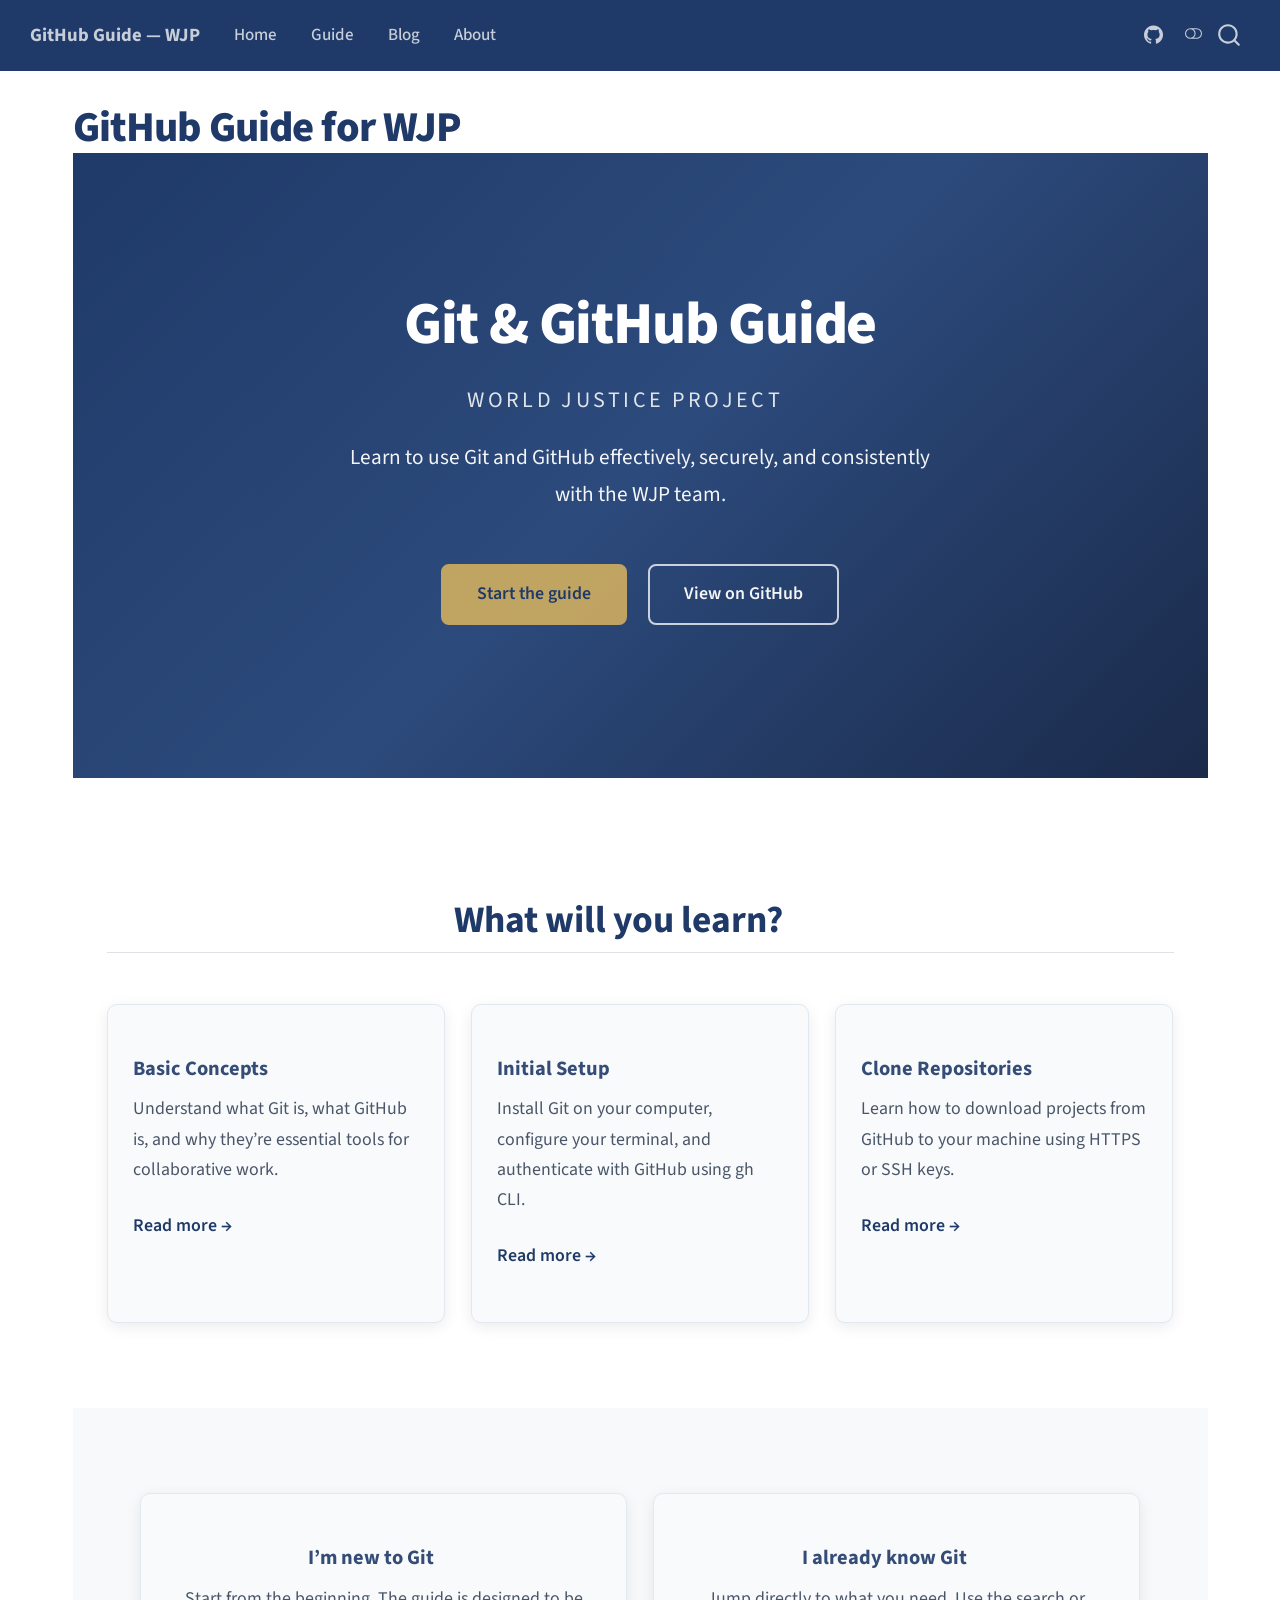
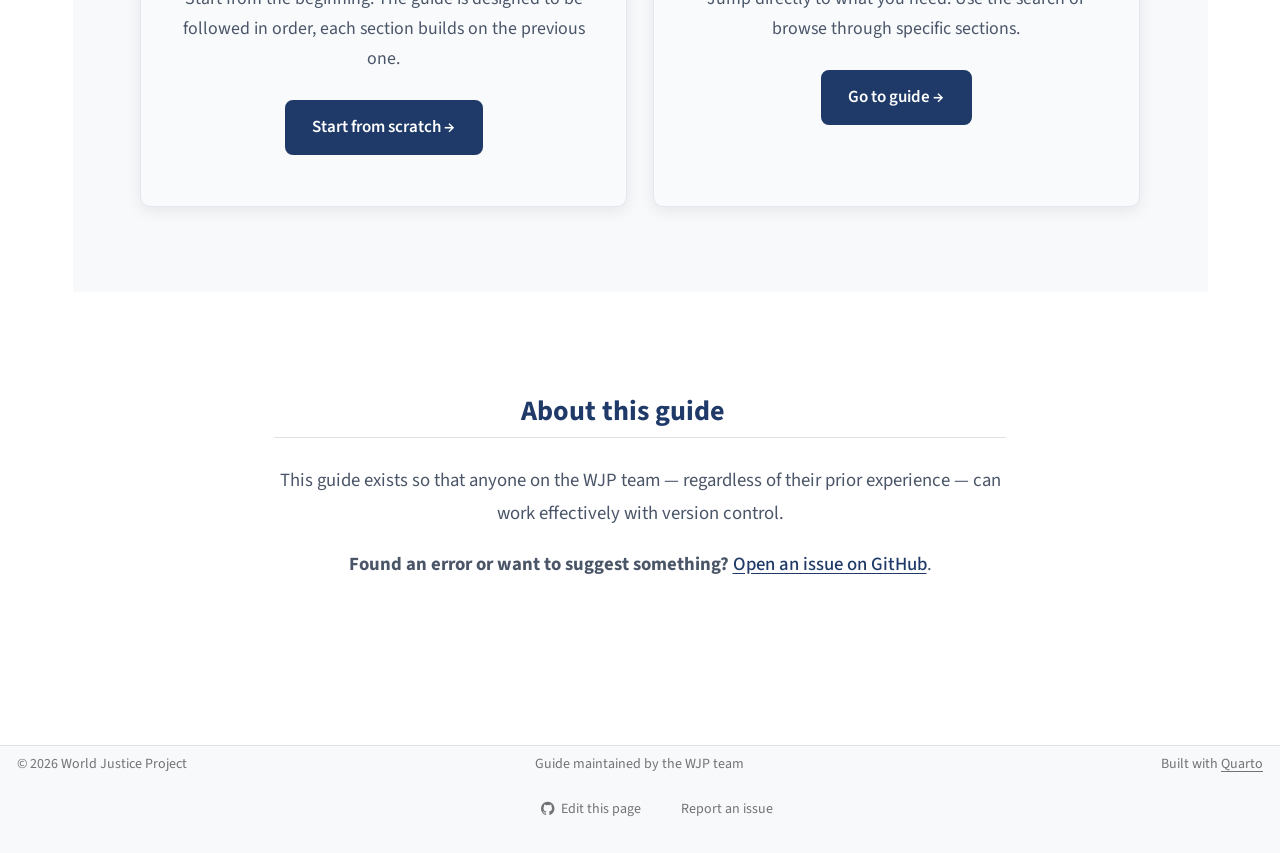
<file: index.html>
<!DOCTYPE html>
<html xmlns="http://www.w3.org/1999/xhtml" lang="en" xml:lang="en"><head>

<meta charset="utf-8">
<meta name="generator" content="quarto-1.9.37">

<meta name="viewport" content="width=device-width, initial-scale=1.0, user-scalable=yes">


<title>GitHub Guide for WJP – GitHub Guide — WJP</title>
<style>
/* Default styles provided by pandoc.
** See https://pandoc.org/MANUAL.html#variables-for-html for config info.
*/
code{white-space: pre-wrap;}
span.smallcaps{font-variant: small-caps;}
div.columns{display: flex; gap: min(4vw, 1.5em);}
div.column{flex: auto; overflow-x: auto;}
div.hanging-indent{margin-left: 1.5em; text-indent: -1.5em;}
ul.task-list{list-style: none;}
ul.task-list li input[type="checkbox"] {
  width: 0.8em;
  margin: 0 0.8em 0.2em -1em; /* quarto-specific, see https://github.com/quarto-dev/quarto-cli/issues/4556 */ 
  vertical-align: middle;
}
</style>


<script src="site_libs/quarto-nav/quarto-nav.js"></script>
<script src="site_libs/clipboard/clipboard.min.js"></script>
<script src="site_libs/quarto-search/autocomplete.umd.js"></script>
<script src="site_libs/quarto-search/fuse.min.js"></script>
<script src="site_libs/quarto-search/quarto-search.js"></script>
<meta name="quarto:offset" content="./">
<script src="site_libs/quarto-html/quarto.js" type="module"></script>
<script src="site_libs/quarto-html/tabsets/tabsets.js" type="module"></script>
<script src="site_libs/quarto-html/popper.min.js"></script>
<script src="site_libs/quarto-html/tippy.umd.min.js"></script>
<script src="site_libs/quarto-html/anchor.min.js"></script>
<link href="site_libs/quarto-html/tippy.css" rel="stylesheet">
<link href="site_libs/quarto-html/quarto-syntax-highlighting-7f8f88aac4f3542376d5c11b86a4c14d.css" rel="stylesheet" class="quarto-color-scheme" id="quarto-text-highlighting-styles">
<link href="site_libs/quarto-html/quarto-syntax-highlighting-dark-d0ae9245876894da5ac7e18953ecc5cc.css" rel="stylesheet" class="quarto-color-scheme quarto-color-alternate" id="quarto-text-highlighting-styles">
<link href="site_libs/quarto-html/quarto-syntax-highlighting-7f8f88aac4f3542376d5c11b86a4c14d.css" rel="stylesheet" class="quarto-color-scheme-extra" id="quarto-text-highlighting-styles">
<script src="site_libs/bootstrap/bootstrap.min.js"></script>
<link href="site_libs/bootstrap/bootstrap-icons.css" rel="stylesheet">
<link href="site_libs/bootstrap/bootstrap-4144413284b37ba90927226e35e28b22.min.css" rel="stylesheet" append-hash="true" class="quarto-color-scheme" id="quarto-bootstrap" data-mode="light">
<link href="site_libs/bootstrap/bootstrap-dark-10b26700b7f34ee576a500545b72e630.min.css" rel="stylesheet" append-hash="true" class="quarto-color-scheme quarto-color-alternate" id="quarto-bootstrap" data-mode="light">
<link href="site_libs/bootstrap/bootstrap-4144413284b37ba90927226e35e28b22.min.css" rel="stylesheet" append-hash="true" class="quarto-color-scheme-extra" id="quarto-bootstrap" data-mode="light">
<script id="quarto-search-options" type="application/json">{
  "location": "navbar",
  "copy-button": false,
  "collapse-after": 3,
  "panel-placement": "end",
  "type": "overlay",
  "limit": 50,
  "keyboard-shortcut": [
    "f",
    "/",
    "s"
  ],
  "language": {
    "search-no-results-text": "No results",
    "search-matching-documents-text": "matching documents",
    "search-copy-link-title": "Copy link to search",
    "search-hide-matches-text": "Hide additional matches",
    "search-more-match-text": "more match in this document",
    "search-more-matches-text": "more matches in this document",
    "search-clear-button-title": "Clear",
    "search-text-placeholder": "",
    "search-detached-cancel-button-title": "Cancel",
    "search-submit-button-title": "Submit",
    "search-label": "Search"
  }
}</script>
<style>html{ scroll-behavior: smooth; }</style>


</head>

<body class="nav-fixed quarto-light"><script id="quarto-html-before-body" type="application/javascript">
    const toggleBodyColorMode = (bsSheetEl) => {
      const mode = bsSheetEl.getAttribute("data-mode");
      const bodyEl = window.document.querySelector("body");
      if (mode === "dark") {
        bodyEl.classList.add("quarto-dark");
        bodyEl.classList.remove("quarto-light");
      } else {
        bodyEl.classList.add("quarto-light");
        bodyEl.classList.remove("quarto-dark");
      }
    }
    const toggleBodyColorPrimary = () => {
      const bsSheetEl = window.document.querySelector("link#quarto-bootstrap:not([rel=disabled-stylesheet])");
      if (bsSheetEl) {
        toggleBodyColorMode(bsSheetEl);
      }
    }
    const setColorSchemeToggle = (alternate) => {
      const toggles = window.document.querySelectorAll('.quarto-color-scheme-toggle');
      for (let i=0; i < toggles.length; i++) {
        const toggle = toggles[i];
        if (toggle) {
          if (alternate) {
            toggle.classList.add("alternate");
          } else {
            toggle.classList.remove("alternate");
          }
        }
      }
    };
    const toggleColorMode = (alternate) => {
      // Switch the stylesheets
      const primaryStylesheets = window.document.querySelectorAll('link.quarto-color-scheme:not(.quarto-color-alternate)');
      const alternateStylesheets = window.document.querySelectorAll('link.quarto-color-scheme.quarto-color-alternate');
      manageTransitions('#quarto-margin-sidebar .nav-link', false);
      if (alternate) {
        // note: dark is layered on light, we don't disable primary!
        enableStylesheet(alternateStylesheets);
        for (const sheetNode of alternateStylesheets) {
          if (sheetNode.id === "quarto-bootstrap") {
            toggleBodyColorMode(sheetNode);
          }
        }
      } else {
        disableStylesheet(alternateStylesheets);
        enableStylesheet(primaryStylesheets)
        toggleBodyColorPrimary();
      }
      manageTransitions('#quarto-margin-sidebar .nav-link', true);
      // Switch the toggles
      setColorSchemeToggle(alternate)
      // Hack to workaround the fact that safari doesn't
      // properly recolor the scrollbar when toggling (#1455)
      if (navigator.userAgent.indexOf('Safari') > 0 && navigator.userAgent.indexOf('Chrome') == -1) {
        manageTransitions("body", false);
        window.scrollTo(0, 1);
        setTimeout(() => {
          window.scrollTo(0, 0);
          manageTransitions("body", true);
        }, 40);
      }
    }
    const disableStylesheet = (stylesheets) => {
      for (let i=0; i < stylesheets.length; i++) {
        const stylesheet = stylesheets[i];
        stylesheet.rel = 'disabled-stylesheet';
      }
    }
    const enableStylesheet = (stylesheets) => {
      for (let i=0; i < stylesheets.length; i++) {
        const stylesheet = stylesheets[i];
        if(stylesheet.rel !== 'stylesheet') { // for Chrome, which will still FOUC without this check
          stylesheet.rel = 'stylesheet';
        }
      }
    }
    const manageTransitions = (selector, allowTransitions) => {
      const els = window.document.querySelectorAll(selector);
      for (let i=0; i < els.length; i++) {
        const el = els[i];
        if (allowTransitions) {
          el.classList.remove('notransition');
        } else {
          el.classList.add('notransition');
        }
      }
    }
    const isFileUrl = () => {
      return window.location.protocol === 'file:';
    }
    const hasAlternateSentinel = () => {
      let styleSentinel = getColorSchemeSentinel();
      if (styleSentinel !== null) {
        return styleSentinel === "alternate";
      } else {
        return false;
      }
    }
    const setStyleSentinel = (alternate) => {
      const value = alternate ? "alternate" : "default";
      if (!isFileUrl()) {
        window.localStorage.setItem("quarto-color-scheme", value);
      } else {
        localAlternateSentinel = value;
      }
    }
    const getColorSchemeSentinel = () => {
      if (!isFileUrl()) {
        const storageValue = window.localStorage.getItem("quarto-color-scheme");
        return storageValue != null ? storageValue : localAlternateSentinel;
      } else {
        return localAlternateSentinel;
      }
    }
    const toggleGiscusIfUsed = (isAlternate, darkModeDefault) => {
      const baseTheme = document.querySelector('#giscus-base-theme')?.value ?? 'light';
      const alternateTheme = document.querySelector('#giscus-alt-theme')?.value ?? 'dark';
      let newTheme = '';
      if(authorPrefersDark) {
        newTheme = isAlternate ? baseTheme : alternateTheme;
      } else {
        newTheme = isAlternate ? alternateTheme : baseTheme;
      }
      const changeGiscusTheme = () => {
        // From: https://github.com/giscus/giscus/issues/336
        const sendMessage = (message) => {
          const iframe = document.querySelector('iframe.giscus-frame');
          if (!iframe) return;
          iframe.contentWindow.postMessage({ giscus: message }, 'https://giscus.app');
        }
        sendMessage({
          setConfig: {
            theme: newTheme
          }
        });
      }
      const isGiscussLoaded = window.document.querySelector('iframe.giscus-frame') !== null;
      if (isGiscussLoaded) {
        changeGiscusTheme();
      }
    };
    const authorPrefersDark = false;
    const darkModeDefault = authorPrefersDark;
      document.querySelector('link#quarto-text-highlighting-styles.quarto-color-scheme-extra').rel = 'disabled-stylesheet';
      document.querySelector('link#quarto-bootstrap.quarto-color-scheme-extra').rel = 'disabled-stylesheet';
    let localAlternateSentinel = darkModeDefault ? 'alternate' : 'default';
    // Dark / light mode switch
    window.quartoToggleColorScheme = () => {
      // Read the current dark / light value
      let toAlternate = !hasAlternateSentinel();
      toggleColorMode(toAlternate);
      setStyleSentinel(toAlternate);
      toggleGiscusIfUsed(toAlternate, darkModeDefault);
      window.dispatchEvent(new Event('resize'));
    };
    // Switch to dark mode if need be
    if (hasAlternateSentinel()) {
      toggleColorMode(true);
    } else {
      toggleColorMode(false);
    }
  </script>

<div id="quarto-search-results"></div>
  <header id="quarto-header" class="headroom fixed-top">
    <nav class="navbar navbar-expand-lg " data-bs-theme="dark">
      <div class="navbar-container container-fluid">
      <div class="navbar-brand-container mx-auto">
    <a class="navbar-brand" href="./index.html">
    <span class="navbar-title">GitHub Guide — WJP</span>
    </a>
  </div>
            <div id="quarto-search" class="" title="Search"></div>
          <button class="navbar-toggler" type="button" data-bs-toggle="collapse" data-bs-target="#navbarCollapse" aria-controls="navbarCollapse" role="menu" aria-expanded="false" aria-label="Toggle navigation" onclick="if (window.quartoToggleHeadroom) { window.quartoToggleHeadroom(); }">
  <span class="navbar-toggler-icon"></span>
</button>
          <div class="collapse navbar-collapse" id="navbarCollapse">
            <ul class="navbar-nav navbar-nav-scroll me-auto">
  <li class="nav-item">
    <a class="nav-link active" href="./index.html" aria-current="page"> 
<span class="menu-text">Home</span></a>
  </li>  
  <li class="nav-item">
    <a class="nav-link" href="./guia/index.html"> 
<span class="menu-text">Guide</span></a>
  </li>  
  <li class="nav-item">
    <a class="nav-link" href="./blog/index.html"> 
<span class="menu-text">Blog</span></a>
  </li>  
  <li class="nav-item">
    <a class="nav-link" href="./about.html"> 
<span class="menu-text">About</span></a>
  </li>  
</ul>
            <ul class="navbar-nav navbar-nav-scroll ms-auto">
  <li class="nav-item compact">
    <a class="nav-link" href="https://github.com/aspardog/wjp-github-guide"> <i class="bi bi-github" role="img" aria-label="GitHub Repository">
</i> 
<span class="menu-text"></span></a>
  </li>  
</ul>
          </div> <!-- /navcollapse -->
            <div class="quarto-navbar-tools">
  <a href="" class="quarto-color-scheme-toggle quarto-navigation-tool  px-1" onclick="window.quartoToggleColorScheme(); return false;" title="Toggle dark mode"><i class="bi"></i></a>
</div>
      </div> <!-- /container-fluid -->
    </nav>
</header>
<!-- content -->
<div id="quarto-content" class="quarto-container page-columns page-rows-contents page-layout-full page-navbar">
<!-- sidebar -->
<!-- margin-sidebar -->
    
<!-- main -->
<main class="content column-page" id="quarto-document-content">


<header id="title-block-header" class="quarto-title-block default">
<div class="quarto-title">
<h1 class="title">GitHub Guide for WJP</h1>
</div>



<div class="quarto-title-meta column-page">

    
  
    
  </div>
  


</header>


<section id="git-github-guide" class="level1 hero-banner">
<h1>Git &amp; GitHub Guide</h1>
<section id="world-justice-project" class="level3">
<h3 class="anchored" data-anchor-id="world-justice-project">World Justice Project</h3>
<p>Learn to use Git and GitHub effectively, securely, and consistently with the WJP team.</p>
<p><a href="./guia/index.html" class="btn btn-primary btn-lg">Start the guide</a> <a href="https://github.com/aspardog/wjp-github-guide" class="btn btn-outline-light btn-lg">View on GitHub</a></p>
</section>
</section>
<section id="what-will-you-learn" class="level2 features-section">
<h2 class="anchored" data-anchor-id="what-will-you-learn">What will you learn?</h2>
<div class="grid">
<section id="basic-concepts" class="level3 g-col-12 g-col-md-4 feature-card">
<h3 class="anchored" data-anchor-id="basic-concepts">Basic Concepts</h3>
<p>Understand what Git is, what GitHub is, and why they’re essential tools for collaborative work.</p>
<p><a href="./guia/01-conceptos.html">Read more →</a></p>
</section>
<section id="initial-setup" class="level3 g-col-12 g-col-md-4 feature-card">
<h3 class="anchored" data-anchor-id="initial-setup">Initial Setup</h3>
<p>Install Git on your computer, configure your terminal, and authenticate with GitHub using gh CLI.</p>
<p><a href="./guia/02-setup.html">Read more →</a></p>
</section>
<section id="clone-repositories" class="level3 g-col-12 g-col-md-4 feature-card">
<h3 class="anchored" data-anchor-id="clone-repositories">Clone Repositories</h3>
<p>Learn how to download projects from GitHub to your machine using HTTPS or SSH keys.</p>
<p><a href="./guia/03-clonar.html">Read more →</a></p>
</section>
</div>
</section>
<div class="cta-section">
<div class="grid">
<section id="im-new-to-git" class="level3 g-col-12 g-col-md-6 cta-card">
<h3 class="anchored" data-anchor-id="im-new-to-git">I’m new to Git</h3>
<p>Start from the beginning. The guide is designed to be followed in order, each section builds on the previous one.</p>
<p><a href="./guia/01-conceptos.html" class="btn btn-secondary">Start from scratch →</a></p>
</section>
<section id="i-already-know-git" class="level3 g-col-12 g-col-md-6 cta-card">
<h3 class="anchored" data-anchor-id="i-already-know-git">I already know Git</h3>
<p>Jump directly to what you need. Use the search or browse through specific sections.</p>
<p><a href="./guia/index.html" class="btn btn-secondary">Go to guide →</a></p>
</section>
</div>
</div>
<section id="about-this-guide" class="level2 info-section">
<h2 class="anchored" data-anchor-id="about-this-guide">About this guide</h2>
<p>This guide exists so that anyone on the WJP team — regardless of their prior experience — can work effectively with version control.</p>
<p><strong>Found an error or want to suggest something?</strong> <a href="https://github.com/aspardog/wjp-github-guide/issues">Open an issue on GitHub</a>.</p>
</section>



</main> <!-- /main -->
<script id="quarto-html-after-body" type="application/javascript">
  window.document.addEventListener("DOMContentLoaded", function (event) {
    // Ensure there is a toggle, if there isn't float one in the top right
    if (window.document.querySelector('.quarto-color-scheme-toggle') === null) {
      const a = window.document.createElement('a');
      a.classList.add('top-right');
      a.classList.add('quarto-color-scheme-toggle');
      a.href = "";
      a.onclick = function() { try { window.quartoToggleColorScheme(); } catch {} return false; };
      const i = window.document.createElement("i");
      i.classList.add('bi');
      a.appendChild(i);
      window.document.body.appendChild(a);
    }
    setColorSchemeToggle(hasAlternateSentinel())
    const icon = "";
    const anchorJS = new window.AnchorJS();
    anchorJS.options = {
      placement: 'right',
      icon: icon
    };
    anchorJS.add('.anchored');
    const isCodeAnnotation = (el) => {
      for (const clz of el.classList) {
        if (clz.startsWith('code-annotation-')) {                     
          return true;
        }
      }
      return false;
    }
    const onCopySuccess = function(e) {
      // button target
      const button = e.trigger;
      // don't keep focus
      button.blur();
      // flash "checked"
      button.classList.add('code-copy-button-checked');
      var currentTitle = button.getAttribute("title");
      button.setAttribute("title", "Copied!");
      let tooltip;
      if (window.bootstrap) {
        button.setAttribute("data-bs-toggle", "tooltip");
        button.setAttribute("data-bs-placement", "left");
        button.setAttribute("data-bs-title", "Copied!");
        tooltip = new bootstrap.Tooltip(button, 
          { trigger: "manual", 
            customClass: "code-copy-button-tooltip",
            offset: [0, -8]});
        tooltip.show();    
      }
      setTimeout(function() {
        if (tooltip) {
          tooltip.hide();
          button.removeAttribute("data-bs-title");
          button.removeAttribute("data-bs-toggle");
          button.removeAttribute("data-bs-placement");
        }
        button.setAttribute("title", currentTitle);
        button.classList.remove('code-copy-button-checked');
      }, 1000);
      // clear code selection
      e.clearSelection();
    }
    const getTextToCopy = function(trigger) {
      const outerScaffold = trigger.parentElement.cloneNode(true);
      const codeEl = outerScaffold.querySelector('code');
      for (const childEl of codeEl.children) {
        if (isCodeAnnotation(childEl)) {
          childEl.remove();
        }
      }
      return codeEl.innerText;
    }
    const clipboard = new window.ClipboardJS('.code-copy-button:not([data-in-quarto-modal])', {
      text: getTextToCopy
    });
    clipboard.on('success', onCopySuccess);
    if (window.document.getElementById('quarto-embedded-source-code-modal')) {
      const clipboardModal = new window.ClipboardJS('.code-copy-button[data-in-quarto-modal]', {
        text: getTextToCopy,
        container: window.document.getElementById('quarto-embedded-source-code-modal')
      });
      clipboardModal.on('success', onCopySuccess);
    }
      var localhostRegex = new RegExp(/^(?:http|https):\/\/localhost\:?[0-9]*\//);
      var mailtoRegex = new RegExp(/^mailto:/);
        var filterRegex = new RegExp("https:\/\/aspardog\.github\.io\/wjp-github-guide\/");
      var isInternal = (href) => {
          return filterRegex.test(href) || localhostRegex.test(href) || mailtoRegex.test(href);
      }
      // Inspect non-navigation links and adorn them if external
     var links = window.document.querySelectorAll('a[href]:not(.nav-link):not(.navbar-brand):not(.toc-action):not(.sidebar-link):not(.sidebar-item-toggle):not(.pagination-link):not(.no-external):not([aria-hidden]):not(.dropdown-item):not(.quarto-navigation-tool):not(.about-link)');
      for (var i=0; i<links.length; i++) {
        const link = links[i];
        if (!isInternal(link.href)) {
          // undo the damage that might have been done by quarto-nav.js in the case of
          // links that we want to consider external
          if (link.dataset.originalHref !== undefined) {
            link.href = link.dataset.originalHref;
          }
        }
      }
    function tippyHover(el, contentFn, onTriggerFn, onUntriggerFn) {
      const config = {
        allowHTML: true,
        maxWidth: 500,
        delay: 100,
        arrow: false,
        appendTo: function(el) {
            return el.parentElement;
        },
        interactive: true,
        interactiveBorder: 10,
        theme: 'quarto',
        placement: 'bottom-start',
      };
      if (contentFn) {
        config.content = contentFn;
      }
      if (onTriggerFn) {
        config.onTrigger = onTriggerFn;
      }
      if (onUntriggerFn) {
        config.onUntrigger = onUntriggerFn;
      }
      window.tippy(el, config); 
    }
    const noterefs = window.document.querySelectorAll('a[role="doc-noteref"]');
    for (var i=0; i<noterefs.length; i++) {
      const ref = noterefs[i];
      tippyHover(ref, function() {
        // use id or data attribute instead here
        let href = ref.getAttribute('data-footnote-href') || ref.getAttribute('href');
        try { href = new URL(href).hash; } catch {}
        const id = href.replace(/^#\/?/, "");
        const note = window.document.getElementById(id);
        if (note) {
          return note.innerHTML;
        } else {
          return "";
        }
      });
    }
    const xrefs = window.document.querySelectorAll('a.quarto-xref');
    const processXRef = (id, note) => {
      // Strip column container classes
      const stripColumnClz = (el) => {
        el.classList.remove("page-full", "page-columns");
        if (el.children) {
          for (const child of el.children) {
            stripColumnClz(child);
          }
        }
      }
      stripColumnClz(note)
      if (id === null || id.startsWith('sec-')) {
        // Special case sections, only their first couple elements
        const container = document.createElement("div");
        if (note.children && note.children.length > 2) {
          container.appendChild(note.children[0].cloneNode(true));
          for (let i = 1; i < note.children.length; i++) {
            const child = note.children[i];
            if (child.tagName === "P" && child.innerText === "") {
              continue;
            } else {
              container.appendChild(child.cloneNode(true));
              break;
            }
          }
          if (window.Quarto?.typesetMath) {
            window.Quarto.typesetMath(container);
          }
          return container.innerHTML
        } else {
          if (window.Quarto?.typesetMath) {
            window.Quarto.typesetMath(note);
          }
          return note.innerHTML;
        }
      } else {
        // Remove any anchor links if they are present
        const anchorLink = note.querySelector('a.anchorjs-link');
        if (anchorLink) {
          anchorLink.remove();
        }
        if (window.Quarto?.typesetMath) {
          window.Quarto.typesetMath(note);
        }
        if (note.classList.contains("callout")) {
          return note.outerHTML;
        } else {
          return note.innerHTML;
        }
      }
    }
    for (var i=0; i<xrefs.length; i++) {
      const xref = xrefs[i];
      tippyHover(xref, undefined, function(instance) {
        instance.disable();
        let url = xref.getAttribute('href');
        let hash = undefined; 
        if (url.startsWith('#')) {
          hash = url;
        } else {
          try { hash = new URL(url).hash; } catch {}
        }
        if (hash) {
          const id = hash.replace(/^#\/?/, "");
          const note = window.document.getElementById(id);
          if (note !== null) {
            try {
              const html = processXRef(id, note.cloneNode(true));
              instance.setContent(html);
            } finally {
              instance.enable();
              instance.show();
            }
          } else {
            // See if we can fetch this
            fetch(url.split('#')[0])
            .then(res => res.text())
            .then(html => {
              const parser = new DOMParser();
              const htmlDoc = parser.parseFromString(html, "text/html");
              const note = htmlDoc.getElementById(id);
              if (note !== null) {
                const html = processXRef(id, note);
                instance.setContent(html);
              } 
            }).finally(() => {
              instance.enable();
              instance.show();
            });
          }
        } else {
          // See if we can fetch a full url (with no hash to target)
          // This is a special case and we should probably do some content thinning / targeting
          fetch(url)
          .then(res => res.text())
          .then(html => {
            const parser = new DOMParser();
            const htmlDoc = parser.parseFromString(html, "text/html");
            const note = htmlDoc.querySelector('main.content');
            if (note !== null) {
              // This should only happen for chapter cross references
              // (since there is no id in the URL)
              // remove the first header
              if (note.children.length > 0 && note.children[0].tagName === "HEADER") {
                note.children[0].remove();
              }
              const html = processXRef(null, note);
              instance.setContent(html);
            } 
          }).finally(() => {
            instance.enable();
            instance.show();
          });
        }
      }, function(instance) {
      });
    }
        let selectedAnnoteEl;
        const selectorForAnnotation = ( cell, annotation) => {
          let cellAttr = 'data-code-cell="' + cell + '"';
          let lineAttr = 'data-code-annotation="' +  annotation + '"';
          const selector = 'span[' + cellAttr + '][' + lineAttr + ']';
          return selector;
        }
        const selectCodeLines = (annoteEl) => {
          const doc = window.document;
          const targetCell = annoteEl.getAttribute("data-target-cell");
          const targetAnnotation = annoteEl.getAttribute("data-target-annotation");
          const annoteSpan = window.document.querySelector(selectorForAnnotation(targetCell, targetAnnotation));
          const lines = annoteSpan.getAttribute("data-code-lines").split(",");
          const lineIds = lines.map((line) => {
            return targetCell + "-" + line;
          })
          let top = null;
          let height = null;
          let parent = null;
          if (lineIds.length > 0) {
              //compute the position of the single el (top and bottom and make a div)
              const el = window.document.getElementById(lineIds[0]);
              top = el.offsetTop;
              height = el.offsetHeight;
              parent = el.parentElement.parentElement;
            if (lineIds.length > 1) {
              const lastEl = window.document.getElementById(lineIds[lineIds.length - 1]);
              const bottom = lastEl.offsetTop + lastEl.offsetHeight;
              height = bottom - top;
            }
            if (top !== null && height !== null && parent !== null) {
              // cook up a div (if necessary) and position it 
              let div = window.document.getElementById("code-annotation-line-highlight");
              if (div === null) {
                div = window.document.createElement("div");
                div.setAttribute("id", "code-annotation-line-highlight");
                div.style.position = 'absolute';
                parent.appendChild(div);
              }
              div.style.top = top - 2 + "px";
              div.style.height = height + 4 + "px";
              div.style.left = 0;
              let gutterDiv = window.document.getElementById("code-annotation-line-highlight-gutter");
              if (gutterDiv === null) {
                gutterDiv = window.document.createElement("div");
                gutterDiv.setAttribute("id", "code-annotation-line-highlight-gutter");
                gutterDiv.style.position = 'absolute';
                const codeCell = window.document.getElementById(targetCell);
                const gutter = codeCell.querySelector('.code-annotation-gutter');
                gutter.appendChild(gutterDiv);
              }
              gutterDiv.style.top = top - 2 + "px";
              gutterDiv.style.height = height + 4 + "px";
            }
            selectedAnnoteEl = annoteEl;
          }
        };
        const unselectCodeLines = () => {
          const elementsIds = ["code-annotation-line-highlight", "code-annotation-line-highlight-gutter"];
          elementsIds.forEach((elId) => {
            const div = window.document.getElementById(elId);
            if (div) {
              div.remove();
            }
          });
          selectedAnnoteEl = undefined;
        };
          // Handle positioning of the toggle
      window.addEventListener(
        "resize",
        throttle(() => {
          elRect = undefined;
          if (selectedAnnoteEl) {
            selectCodeLines(selectedAnnoteEl);
          }
        }, 10)
      );
      function throttle(fn, ms) {
      let throttle = false;
      let timer;
        return (...args) => {
          if(!throttle) { // first call gets through
              fn.apply(this, args);
              throttle = true;
          } else { // all the others get throttled
              if(timer) clearTimeout(timer); // cancel #2
              timer = setTimeout(() => {
                fn.apply(this, args);
                timer = throttle = false;
              }, ms);
          }
        };
      }
        // Attach click handler to the DT
        const annoteDls = window.document.querySelectorAll('dt[data-target-cell]');
        for (const annoteDlNode of annoteDls) {
          annoteDlNode.addEventListener('click', (event) => {
            const clickedEl = event.target;
            if (clickedEl !== selectedAnnoteEl) {
              unselectCodeLines();
              const activeEl = window.document.querySelector('dt[data-target-cell].code-annotation-active');
              if (activeEl) {
                activeEl.classList.remove('code-annotation-active');
              }
              selectCodeLines(clickedEl);
              clickedEl.classList.add('code-annotation-active');
            } else {
              // Unselect the line
              unselectCodeLines();
              clickedEl.classList.remove('code-annotation-active');
            }
          });
        }
    const findCites = (el) => {
      const parentEl = el.parentElement;
      if (parentEl) {
        const cites = parentEl.dataset.cites;
        if (cites) {
          return {
            el,
            cites: cites.split(' ')
          };
        } else {
          return findCites(el.parentElement)
        }
      } else {
        return undefined;
      }
    };
    var bibliorefs = window.document.querySelectorAll('a[role="doc-biblioref"]');
    for (var i=0; i<bibliorefs.length; i++) {
      const ref = bibliorefs[i];
      const citeInfo = findCites(ref);
      if (citeInfo) {
        tippyHover(citeInfo.el, function() {
          var popup = window.document.createElement('div');
          citeInfo.cites.forEach(function(cite) {
            var citeDiv = window.document.createElement('div');
            citeDiv.classList.add('hanging-indent');
            citeDiv.classList.add('csl-entry');
            var biblioDiv = window.document.getElementById('ref-' + cite);
            if (biblioDiv) {
              citeDiv.innerHTML = biblioDiv.innerHTML;
            }
            popup.appendChild(citeDiv);
          });
          return popup.innerHTML;
        });
      }
    }
  });
  </script>
</div> <!-- /content -->
<footer class="footer">
  <div class="nav-footer">
    <div class="nav-footer-left">
<p>© 2026 World Justice Project</p>
</div>   
    <div class="nav-footer-center">
<p>Guide maintained by the WJP team</p>
<div class="toc-actions"><ul><li><a href="https://github.com/aspardog/wjp-github-guide/edit/main/index.qmd" class="toc-action"><i class="bi bi-github"></i>Edit this page</a></li><li><a href="https://github.com/aspardog/wjp-github-guide/issues/new" class="toc-action"><i class="bi empty"></i>Report an issue</a></li></ul></div></div>
    <div class="nav-footer-right">
<p>Built with <a href="https://quarto.org">Quarto</a></p>
</div>
  </div>
</footer>




<script src="site_libs/quarto-html/zenscroll-min.js"></script>
</body></html>
</file>
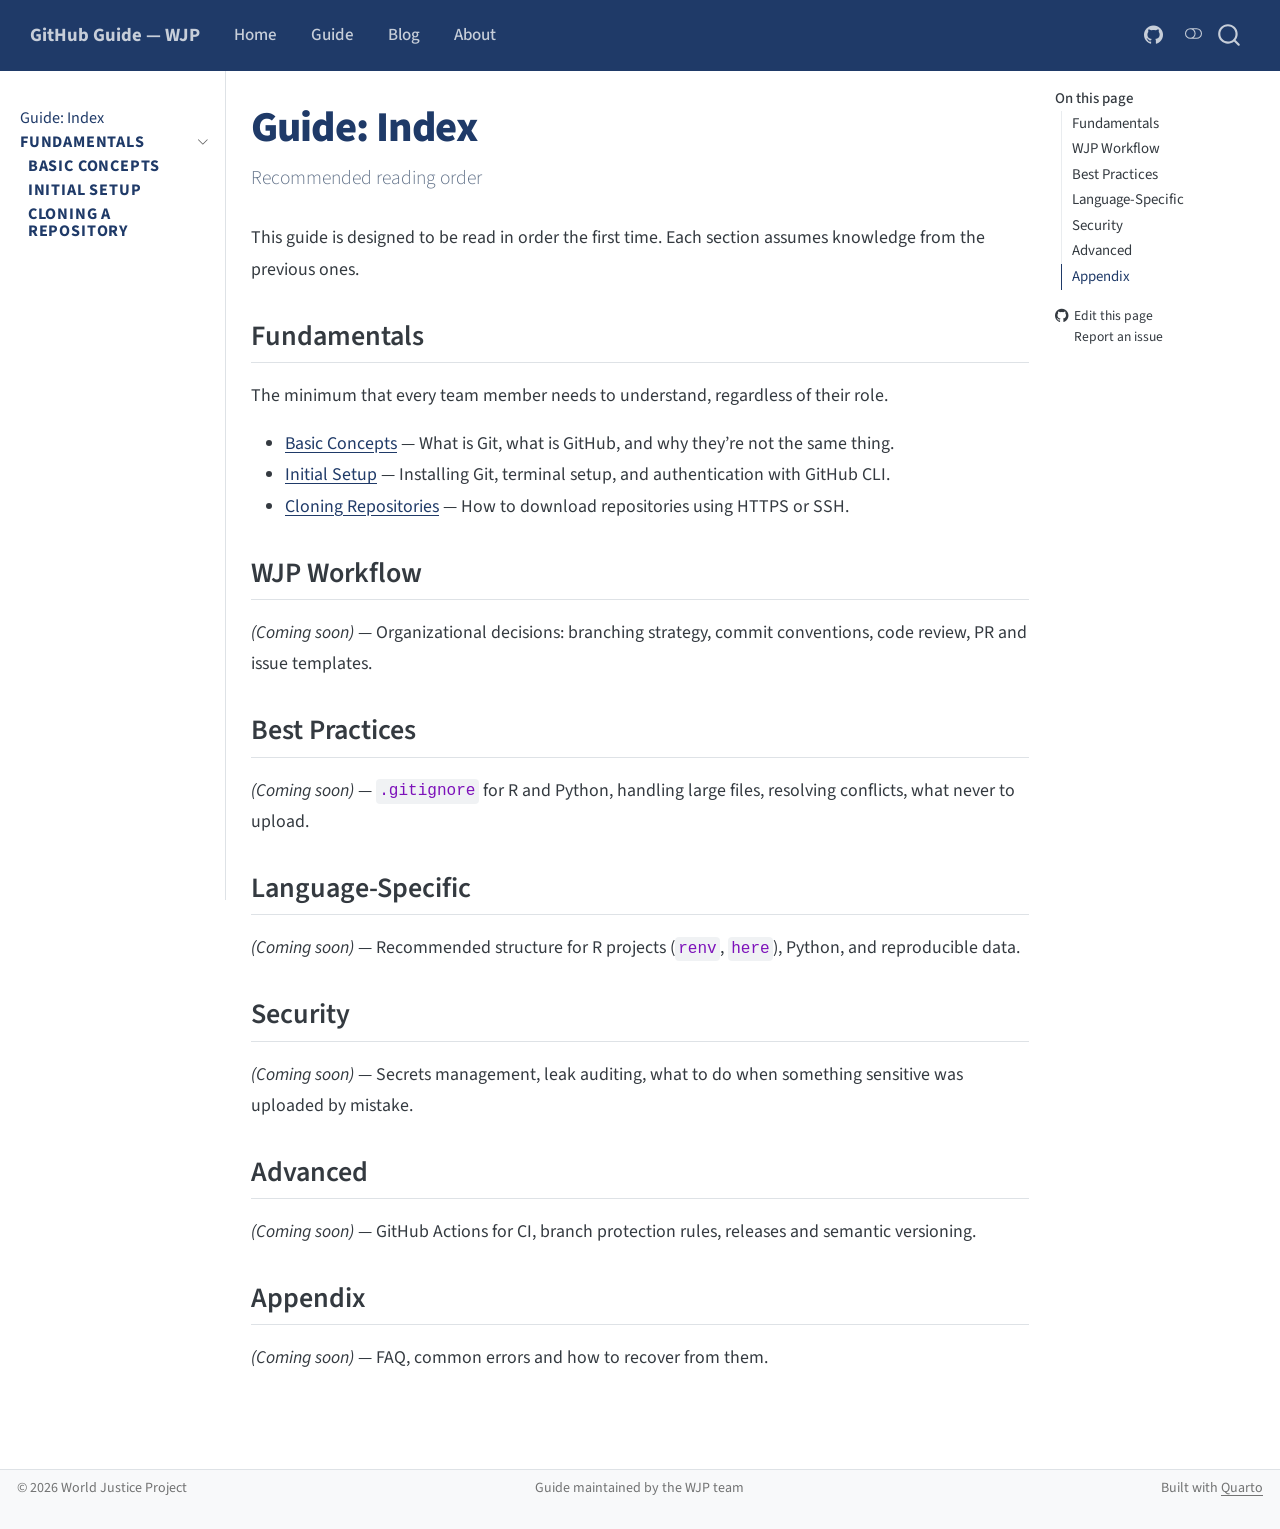
<file: guia/index.html>
<!DOCTYPE html>
<html xmlns="http://www.w3.org/1999/xhtml" lang="en" xml:lang="en"><head>

<meta charset="utf-8">
<meta name="generator" content="quarto-1.9.37">

<meta name="viewport" content="width=device-width, initial-scale=1.0, user-scalable=yes">


<title>Guide: Index – GitHub Guide — WJP</title>
<style>
/* Default styles provided by pandoc.
** See https://pandoc.org/MANUAL.html#variables-for-html for config info.
*/
code{white-space: pre-wrap;}
span.smallcaps{font-variant: small-caps;}
div.columns{display: flex; gap: min(4vw, 1.5em);}
div.column{flex: auto; overflow-x: auto;}
div.hanging-indent{margin-left: 1.5em; text-indent: -1.5em;}
ul.task-list{list-style: none;}
ul.task-list li input[type="checkbox"] {
  width: 0.8em;
  margin: 0 0.8em 0.2em -1em; /* quarto-specific, see https://github.com/quarto-dev/quarto-cli/issues/4556 */ 
  vertical-align: middle;
}
</style>


<script src="../site_libs/quarto-nav/quarto-nav.js"></script>
<script src="../site_libs/clipboard/clipboard.min.js"></script>
<script src="../site_libs/quarto-search/autocomplete.umd.js"></script>
<script src="../site_libs/quarto-search/fuse.min.js"></script>
<script src="../site_libs/quarto-search/quarto-search.js"></script>
<meta name="quarto:offset" content="../">
<script src="../site_libs/quarto-html/quarto.js" type="module"></script>
<script src="../site_libs/quarto-html/tabsets/tabsets.js" type="module"></script>
<script src="../site_libs/quarto-html/popper.min.js"></script>
<script src="../site_libs/quarto-html/tippy.umd.min.js"></script>
<script src="../site_libs/quarto-html/anchor.min.js"></script>
<link href="../site_libs/quarto-html/tippy.css" rel="stylesheet">
<link href="../site_libs/quarto-html/quarto-syntax-highlighting-7f8f88aac4f3542376d5c11b86a4c14d.css" rel="stylesheet" class="quarto-color-scheme" id="quarto-text-highlighting-styles">
<link href="../site_libs/quarto-html/quarto-syntax-highlighting-dark-d0ae9245876894da5ac7e18953ecc5cc.css" rel="stylesheet" class="quarto-color-scheme quarto-color-alternate" id="quarto-text-highlighting-styles">
<link href="../site_libs/quarto-html/quarto-syntax-highlighting-7f8f88aac4f3542376d5c11b86a4c14d.css" rel="stylesheet" class="quarto-color-scheme-extra" id="quarto-text-highlighting-styles">
<script src="../site_libs/bootstrap/bootstrap.min.js"></script>
<link href="../site_libs/bootstrap/bootstrap-icons.css" rel="stylesheet">
<link href="../site_libs/bootstrap/bootstrap-4144413284b37ba90927226e35e28b22.min.css" rel="stylesheet" append-hash="true" class="quarto-color-scheme" id="quarto-bootstrap" data-mode="light">
<link href="../site_libs/bootstrap/bootstrap-dark-10b26700b7f34ee576a500545b72e630.min.css" rel="stylesheet" append-hash="true" class="quarto-color-scheme quarto-color-alternate" id="quarto-bootstrap" data-mode="light">
<link href="../site_libs/bootstrap/bootstrap-4144413284b37ba90927226e35e28b22.min.css" rel="stylesheet" append-hash="true" class="quarto-color-scheme-extra" id="quarto-bootstrap" data-mode="light">
<script id="quarto-search-options" type="application/json">{
  "location": "navbar",
  "copy-button": false,
  "collapse-after": 3,
  "panel-placement": "end",
  "type": "overlay",
  "limit": 50,
  "keyboard-shortcut": [
    "f",
    "/",
    "s"
  ],
  "language": {
    "search-no-results-text": "No results",
    "search-matching-documents-text": "matching documents",
    "search-copy-link-title": "Copy link to search",
    "search-hide-matches-text": "Hide additional matches",
    "search-more-match-text": "more match in this document",
    "search-more-matches-text": "more matches in this document",
    "search-clear-button-title": "Clear",
    "search-text-placeholder": "",
    "search-detached-cancel-button-title": "Cancel",
    "search-submit-button-title": "Submit",
    "search-label": "Search"
  }
}</script>
<style>html{ scroll-behavior: smooth; }</style>


</head>

<body class="nav-sidebar docked nav-fixed quarto-light"><script id="quarto-html-before-body" type="application/javascript">
    const toggleBodyColorMode = (bsSheetEl) => {
      const mode = bsSheetEl.getAttribute("data-mode");
      const bodyEl = window.document.querySelector("body");
      if (mode === "dark") {
        bodyEl.classList.add("quarto-dark");
        bodyEl.classList.remove("quarto-light");
      } else {
        bodyEl.classList.add("quarto-light");
        bodyEl.classList.remove("quarto-dark");
      }
    }
    const toggleBodyColorPrimary = () => {
      const bsSheetEl = window.document.querySelector("link#quarto-bootstrap:not([rel=disabled-stylesheet])");
      if (bsSheetEl) {
        toggleBodyColorMode(bsSheetEl);
      }
    }
    const setColorSchemeToggle = (alternate) => {
      const toggles = window.document.querySelectorAll('.quarto-color-scheme-toggle');
      for (let i=0; i < toggles.length; i++) {
        const toggle = toggles[i];
        if (toggle) {
          if (alternate) {
            toggle.classList.add("alternate");
          } else {
            toggle.classList.remove("alternate");
          }
        }
      }
    };
    const toggleColorMode = (alternate) => {
      // Switch the stylesheets
      const primaryStylesheets = window.document.querySelectorAll('link.quarto-color-scheme:not(.quarto-color-alternate)');
      const alternateStylesheets = window.document.querySelectorAll('link.quarto-color-scheme.quarto-color-alternate');
      manageTransitions('#quarto-margin-sidebar .nav-link', false);
      if (alternate) {
        // note: dark is layered on light, we don't disable primary!
        enableStylesheet(alternateStylesheets);
        for (const sheetNode of alternateStylesheets) {
          if (sheetNode.id === "quarto-bootstrap") {
            toggleBodyColorMode(sheetNode);
          }
        }
      } else {
        disableStylesheet(alternateStylesheets);
        enableStylesheet(primaryStylesheets)
        toggleBodyColorPrimary();
      }
      manageTransitions('#quarto-margin-sidebar .nav-link', true);
      // Switch the toggles
      setColorSchemeToggle(alternate)
      // Hack to workaround the fact that safari doesn't
      // properly recolor the scrollbar when toggling (#1455)
      if (navigator.userAgent.indexOf('Safari') > 0 && navigator.userAgent.indexOf('Chrome') == -1) {
        manageTransitions("body", false);
        window.scrollTo(0, 1);
        setTimeout(() => {
          window.scrollTo(0, 0);
          manageTransitions("body", true);
        }, 40);
      }
    }
    const disableStylesheet = (stylesheets) => {
      for (let i=0; i < stylesheets.length; i++) {
        const stylesheet = stylesheets[i];
        stylesheet.rel = 'disabled-stylesheet';
      }
    }
    const enableStylesheet = (stylesheets) => {
      for (let i=0; i < stylesheets.length; i++) {
        const stylesheet = stylesheets[i];
        if(stylesheet.rel !== 'stylesheet') { // for Chrome, which will still FOUC without this check
          stylesheet.rel = 'stylesheet';
        }
      }
    }
    const manageTransitions = (selector, allowTransitions) => {
      const els = window.document.querySelectorAll(selector);
      for (let i=0; i < els.length; i++) {
        const el = els[i];
        if (allowTransitions) {
          el.classList.remove('notransition');
        } else {
          el.classList.add('notransition');
        }
      }
    }
    const isFileUrl = () => {
      return window.location.protocol === 'file:';
    }
    const hasAlternateSentinel = () => {
      let styleSentinel = getColorSchemeSentinel();
      if (styleSentinel !== null) {
        return styleSentinel === "alternate";
      } else {
        return false;
      }
    }
    const setStyleSentinel = (alternate) => {
      const value = alternate ? "alternate" : "default";
      if (!isFileUrl()) {
        window.localStorage.setItem("quarto-color-scheme", value);
      } else {
        localAlternateSentinel = value;
      }
    }
    const getColorSchemeSentinel = () => {
      if (!isFileUrl()) {
        const storageValue = window.localStorage.getItem("quarto-color-scheme");
        return storageValue != null ? storageValue : localAlternateSentinel;
      } else {
        return localAlternateSentinel;
      }
    }
    const toggleGiscusIfUsed = (isAlternate, darkModeDefault) => {
      const baseTheme = document.querySelector('#giscus-base-theme')?.value ?? 'light';
      const alternateTheme = document.querySelector('#giscus-alt-theme')?.value ?? 'dark';
      let newTheme = '';
      if(authorPrefersDark) {
        newTheme = isAlternate ? baseTheme : alternateTheme;
      } else {
        newTheme = isAlternate ? alternateTheme : baseTheme;
      }
      const changeGiscusTheme = () => {
        // From: https://github.com/giscus/giscus/issues/336
        const sendMessage = (message) => {
          const iframe = document.querySelector('iframe.giscus-frame');
          if (!iframe) return;
          iframe.contentWindow.postMessage({ giscus: message }, 'https://giscus.app');
        }
        sendMessage({
          setConfig: {
            theme: newTheme
          }
        });
      }
      const isGiscussLoaded = window.document.querySelector('iframe.giscus-frame') !== null;
      if (isGiscussLoaded) {
        changeGiscusTheme();
      }
    };
    const authorPrefersDark = false;
    const darkModeDefault = authorPrefersDark;
      document.querySelector('link#quarto-text-highlighting-styles.quarto-color-scheme-extra').rel = 'disabled-stylesheet';
      document.querySelector('link#quarto-bootstrap.quarto-color-scheme-extra').rel = 'disabled-stylesheet';
    let localAlternateSentinel = darkModeDefault ? 'alternate' : 'default';
    // Dark / light mode switch
    window.quartoToggleColorScheme = () => {
      // Read the current dark / light value
      let toAlternate = !hasAlternateSentinel();
      toggleColorMode(toAlternate);
      setStyleSentinel(toAlternate);
      toggleGiscusIfUsed(toAlternate, darkModeDefault);
      window.dispatchEvent(new Event('resize'));
    };
    // Switch to dark mode if need be
    if (hasAlternateSentinel()) {
      toggleColorMode(true);
    } else {
      toggleColorMode(false);
    }
  </script>

<div id="quarto-search-results"></div>
  <header id="quarto-header" class="headroom fixed-top">
    <nav class="navbar navbar-expand-lg " data-bs-theme="dark">
      <div class="navbar-container container-fluid">
      <div class="navbar-brand-container mx-auto">
    <a class="navbar-brand" href="../index.html">
    <span class="navbar-title">GitHub Guide — WJP</span>
    </a>
  </div>
            <div id="quarto-search" class="" title="Search"></div>
          <button class="navbar-toggler" type="button" data-bs-toggle="collapse" data-bs-target="#navbarCollapse" aria-controls="navbarCollapse" role="menu" aria-expanded="false" aria-label="Toggle navigation" onclick="if (window.quartoToggleHeadroom) { window.quartoToggleHeadroom(); }">
  <span class="navbar-toggler-icon"></span>
</button>
          <div class="collapse navbar-collapse" id="navbarCollapse">
            <ul class="navbar-nav navbar-nav-scroll me-auto">
  <li class="nav-item">
    <a class="nav-link" href="../index.html"> 
<span class="menu-text">Home</span></a>
  </li>  
  <li class="nav-item">
    <a class="nav-link active" href="../guia/index.html" aria-current="page"> 
<span class="menu-text">Guide</span></a>
  </li>  
  <li class="nav-item">
    <a class="nav-link" href="../blog/index.html"> 
<span class="menu-text">Blog</span></a>
  </li>  
  <li class="nav-item">
    <a class="nav-link" href="../about.html"> 
<span class="menu-text">About</span></a>
  </li>  
</ul>
            <ul class="navbar-nav navbar-nav-scroll ms-auto">
  <li class="nav-item compact">
    <a class="nav-link" href="https://github.com/aspardog/wjp-github-guide"> <i class="bi bi-github" role="img" aria-label="GitHub Repository">
</i> 
<span class="menu-text"></span></a>
  </li>  
</ul>
          </div> <!-- /navcollapse -->
            <div class="quarto-navbar-tools">
  <a href="" class="quarto-color-scheme-toggle quarto-navigation-tool  px-1" onclick="window.quartoToggleColorScheme(); return false;" title="Toggle dark mode"><i class="bi"></i></a>
</div>
      </div> <!-- /container-fluid -->
    </nav>
  <nav class="quarto-secondary-nav">
    <div class="container-fluid d-flex">
      <button type="button" class="quarto-btn-toggle btn" data-bs-toggle="collapse" role="button" data-bs-target=".quarto-sidebar-collapse-item" aria-controls="quarto-sidebar" aria-expanded="false" aria-label="Toggle sidebar navigation" onclick="if (window.quartoToggleHeadroom) { window.quartoToggleHeadroom(); }">
        <i class="bi bi-layout-text-sidebar-reverse"></i>
      </button>
        <nav class="quarto-page-breadcrumbs" aria-label="breadcrumb"><ol class="breadcrumb"><li class="breadcrumb-item"><a href="../guia/index.html">Guide: Index</a></li></ol></nav>
        <a class="flex-grow-1" role="navigation" data-bs-toggle="collapse" data-bs-target=".quarto-sidebar-collapse-item" aria-controls="quarto-sidebar" aria-expanded="false" aria-label="Toggle sidebar navigation" onclick="if (window.quartoToggleHeadroom) { window.quartoToggleHeadroom(); }">      
        </a>
    </div>
  </nav>
</header>
<!-- content -->
<div id="quarto-content" class="quarto-container page-columns page-rows-contents page-layout-article page-navbar">
<!-- sidebar -->
  <nav id="quarto-sidebar" class="sidebar collapse collapse-horizontal quarto-sidebar-collapse-item sidebar-navigation docked overflow-auto">
    <div class="sidebar-menu-container"> 
    <ul class="list-unstyled mt-1">
        <li class="sidebar-item">
  <div class="sidebar-item-container"> 
  <a href="../guia/index.html" class="sidebar-item-text sidebar-link active">
 <span class="menu-text">Guide: Index</span></a>
  </div>
</li>
        <li class="sidebar-item sidebar-item-section">
      <div class="sidebar-item-container"> 
            <a class="sidebar-item-text sidebar-link text-start" data-bs-toggle="collapse" data-bs-target="#quarto-sidebar-section-1" role="navigation" aria-expanded="true">
 <span class="menu-text">Fundamentals</span></a>
          <a class="sidebar-item-toggle text-start" data-bs-toggle="collapse" data-bs-target="#quarto-sidebar-section-1" role="navigation" aria-expanded="true" aria-label="Toggle section">
            <i class="bi bi-chevron-right ms-2"></i>
          </a> 
      </div>
      <ul id="quarto-sidebar-section-1" class="collapse list-unstyled sidebar-section depth1 show">  
          <li class="sidebar-item">
  <div class="sidebar-item-container"> 
  <a href="../guia/01-conceptos.html" class="sidebar-item-text sidebar-link">
 <span class="menu-text">Basic Concepts</span></a>
  </div>
</li>
          <li class="sidebar-item">
  <div class="sidebar-item-container"> 
  <a href="../guia/02-setup.html" class="sidebar-item-text sidebar-link">
 <span class="menu-text">Initial Setup</span></a>
  </div>
</li>
          <li class="sidebar-item">
  <div class="sidebar-item-container"> 
  <a href="../guia/03-clonar.html" class="sidebar-item-text sidebar-link">
 <span class="menu-text">Cloning a Repository</span></a>
  </div>
</li>
      </ul>
  </li>
    </ul>
    </div>
</nav>
<div id="quarto-sidebar-glass" class="quarto-sidebar-collapse-item" data-bs-toggle="collapse" data-bs-target=".quarto-sidebar-collapse-item"></div>
<!-- margin-sidebar -->
    <div id="quarto-margin-sidebar" class="sidebar margin-sidebar">
        <nav id="TOC" role="doc-toc" class="toc-active">
    <h2 id="toc-title">On this page</h2>
   
  <ul>
  <li><a href="#fundamentals" id="toc-fundamentals" class="nav-link active" data-scroll-target="#fundamentals">Fundamentals</a></li>
  <li><a href="#wjp-workflow" id="toc-wjp-workflow" class="nav-link" data-scroll-target="#wjp-workflow">WJP Workflow</a></li>
  <li><a href="#best-practices" id="toc-best-practices" class="nav-link" data-scroll-target="#best-practices">Best Practices</a></li>
  <li><a href="#language-specific" id="toc-language-specific" class="nav-link" data-scroll-target="#language-specific">Language-Specific</a></li>
  <li><a href="#security" id="toc-security" class="nav-link" data-scroll-target="#security">Security</a></li>
  <li><a href="#advanced" id="toc-advanced" class="nav-link" data-scroll-target="#advanced">Advanced</a></li>
  <li><a href="#appendix" id="toc-appendix" class="nav-link" data-scroll-target="#appendix">Appendix</a></li>
  </ul>
<div class="toc-actions"><ul><li><a href="https://github.com/aspardog/wjp-github-guide/edit/main/guia/index.qmd" class="toc-action"><i class="bi bi-github"></i>Edit this page</a></li><li><a href="https://github.com/aspardog/wjp-github-guide/issues/new" class="toc-action"><i class="bi empty"></i>Report an issue</a></li></ul></div></nav>
    </div>
<!-- main -->
<main class="content" id="quarto-document-content">


<header id="title-block-header" class="quarto-title-block default">
<div class="quarto-title">
<h1 class="title">Guide: Index</h1>
<p class="subtitle lead">Recommended reading order</p>
</div>



<div class="quarto-title-meta">

    
  
    
  </div>
  


</header>


<p>This guide is designed to be read in order the first time. Each section assumes knowledge from the previous ones.</p>
<section id="fundamentals" class="level2">
<h2 class="anchored" data-anchor-id="fundamentals">Fundamentals</h2>
<p>The minimum that every team member needs to understand, regardless of their role.</p>
<ul>
<li><a href="../guia/01-conceptos.html">Basic Concepts</a> — What is Git, what is GitHub, and why they’re not the same thing.</li>
<li><a href="../guia/02-setup.html">Initial Setup</a> — Installing Git, terminal setup, and authentication with GitHub CLI.</li>
<li><a href="../guia/03-clonar.html">Cloning Repositories</a> — How to download repositories using HTTPS or SSH.</li>
</ul>
</section>
<section id="wjp-workflow" class="level2">
<h2 class="anchored" data-anchor-id="wjp-workflow">WJP Workflow</h2>
<p><em>(Coming soon)</em> — Organizational decisions: branching strategy, commit conventions, code review, PR and issue templates.</p>
</section>
<section id="best-practices" class="level2">
<h2 class="anchored" data-anchor-id="best-practices">Best Practices</h2>
<p><em>(Coming soon)</em> — <code>.gitignore</code> for R and Python, handling large files, resolving conflicts, what never to upload.</p>
</section>
<section id="language-specific" class="level2">
<h2 class="anchored" data-anchor-id="language-specific">Language-Specific</h2>
<p><em>(Coming soon)</em> — Recommended structure for R projects (<code>renv</code>, <code>here</code>), Python, and reproducible data.</p>
</section>
<section id="security" class="level2">
<h2 class="anchored" data-anchor-id="security">Security</h2>
<p><em>(Coming soon)</em> — Secrets management, leak auditing, what to do when something sensitive was uploaded by mistake.</p>
</section>
<section id="advanced" class="level2">
<h2 class="anchored" data-anchor-id="advanced">Advanced</h2>
<p><em>(Coming soon)</em> — GitHub Actions for CI, branch protection rules, releases and semantic versioning.</p>
</section>
<section id="appendix" class="level2">
<h2 class="anchored" data-anchor-id="appendix">Appendix</h2>
<p><em>(Coming soon)</em> — FAQ, common errors and how to recover from them.</p>


</section>

</main> <!-- /main -->
<script id="quarto-html-after-body" type="application/javascript">
  window.document.addEventListener("DOMContentLoaded", function (event) {
    // Ensure there is a toggle, if there isn't float one in the top right
    if (window.document.querySelector('.quarto-color-scheme-toggle') === null) {
      const a = window.document.createElement('a');
      a.classList.add('top-right');
      a.classList.add('quarto-color-scheme-toggle');
      a.href = "";
      a.onclick = function() { try { window.quartoToggleColorScheme(); } catch {} return false; };
      const i = window.document.createElement("i");
      i.classList.add('bi');
      a.appendChild(i);
      window.document.body.appendChild(a);
    }
    setColorSchemeToggle(hasAlternateSentinel())
    const icon = "";
    const anchorJS = new window.AnchorJS();
    anchorJS.options = {
      placement: 'right',
      icon: icon
    };
    anchorJS.add('.anchored');
    const isCodeAnnotation = (el) => {
      for (const clz of el.classList) {
        if (clz.startsWith('code-annotation-')) {                     
          return true;
        }
      }
      return false;
    }
    const onCopySuccess = function(e) {
      // button target
      const button = e.trigger;
      // don't keep focus
      button.blur();
      // flash "checked"
      button.classList.add('code-copy-button-checked');
      var currentTitle = button.getAttribute("title");
      button.setAttribute("title", "Copied!");
      let tooltip;
      if (window.bootstrap) {
        button.setAttribute("data-bs-toggle", "tooltip");
        button.setAttribute("data-bs-placement", "left");
        button.setAttribute("data-bs-title", "Copied!");
        tooltip = new bootstrap.Tooltip(button, 
          { trigger: "manual", 
            customClass: "code-copy-button-tooltip",
            offset: [0, -8]});
        tooltip.show();    
      }
      setTimeout(function() {
        if (tooltip) {
          tooltip.hide();
          button.removeAttribute("data-bs-title");
          button.removeAttribute("data-bs-toggle");
          button.removeAttribute("data-bs-placement");
        }
        button.setAttribute("title", currentTitle);
        button.classList.remove('code-copy-button-checked');
      }, 1000);
      // clear code selection
      e.clearSelection();
    }
    const getTextToCopy = function(trigger) {
      const outerScaffold = trigger.parentElement.cloneNode(true);
      const codeEl = outerScaffold.querySelector('code');
      for (const childEl of codeEl.children) {
        if (isCodeAnnotation(childEl)) {
          childEl.remove();
        }
      }
      return codeEl.innerText;
    }
    const clipboard = new window.ClipboardJS('.code-copy-button:not([data-in-quarto-modal])', {
      text: getTextToCopy
    });
    clipboard.on('success', onCopySuccess);
    if (window.document.getElementById('quarto-embedded-source-code-modal')) {
      const clipboardModal = new window.ClipboardJS('.code-copy-button[data-in-quarto-modal]', {
        text: getTextToCopy,
        container: window.document.getElementById('quarto-embedded-source-code-modal')
      });
      clipboardModal.on('success', onCopySuccess);
    }
      var localhostRegex = new RegExp(/^(?:http|https):\/\/localhost\:?[0-9]*\//);
      var mailtoRegex = new RegExp(/^mailto:/);
        var filterRegex = new RegExp("https:\/\/aspardog\.github\.io\/wjp-github-guide\/");
      var isInternal = (href) => {
          return filterRegex.test(href) || localhostRegex.test(href) || mailtoRegex.test(href);
      }
      // Inspect non-navigation links and adorn them if external
     var links = window.document.querySelectorAll('a[href]:not(.nav-link):not(.navbar-brand):not(.toc-action):not(.sidebar-link):not(.sidebar-item-toggle):not(.pagination-link):not(.no-external):not([aria-hidden]):not(.dropdown-item):not(.quarto-navigation-tool):not(.about-link)');
      for (var i=0; i<links.length; i++) {
        const link = links[i];
        if (!isInternal(link.href)) {
          // undo the damage that might have been done by quarto-nav.js in the case of
          // links that we want to consider external
          if (link.dataset.originalHref !== undefined) {
            link.href = link.dataset.originalHref;
          }
        }
      }
    function tippyHover(el, contentFn, onTriggerFn, onUntriggerFn) {
      const config = {
        allowHTML: true,
        maxWidth: 500,
        delay: 100,
        arrow: false,
        appendTo: function(el) {
            return el.parentElement;
        },
        interactive: true,
        interactiveBorder: 10,
        theme: 'quarto',
        placement: 'bottom-start',
      };
      if (contentFn) {
        config.content = contentFn;
      }
      if (onTriggerFn) {
        config.onTrigger = onTriggerFn;
      }
      if (onUntriggerFn) {
        config.onUntrigger = onUntriggerFn;
      }
      window.tippy(el, config); 
    }
    const noterefs = window.document.querySelectorAll('a[role="doc-noteref"]');
    for (var i=0; i<noterefs.length; i++) {
      const ref = noterefs[i];
      tippyHover(ref, function() {
        // use id or data attribute instead here
        let href = ref.getAttribute('data-footnote-href') || ref.getAttribute('href');
        try { href = new URL(href).hash; } catch {}
        const id = href.replace(/^#\/?/, "");
        const note = window.document.getElementById(id);
        if (note) {
          return note.innerHTML;
        } else {
          return "";
        }
      });
    }
    const xrefs = window.document.querySelectorAll('a.quarto-xref');
    const processXRef = (id, note) => {
      // Strip column container classes
      const stripColumnClz = (el) => {
        el.classList.remove("page-full", "page-columns");
        if (el.children) {
          for (const child of el.children) {
            stripColumnClz(child);
          }
        }
      }
      stripColumnClz(note)
      if (id === null || id.startsWith('sec-')) {
        // Special case sections, only their first couple elements
        const container = document.createElement("div");
        if (note.children && note.children.length > 2) {
          container.appendChild(note.children[0].cloneNode(true));
          for (let i = 1; i < note.children.length; i++) {
            const child = note.children[i];
            if (child.tagName === "P" && child.innerText === "") {
              continue;
            } else {
              container.appendChild(child.cloneNode(true));
              break;
            }
          }
          if (window.Quarto?.typesetMath) {
            window.Quarto.typesetMath(container);
          }
          return container.innerHTML
        } else {
          if (window.Quarto?.typesetMath) {
            window.Quarto.typesetMath(note);
          }
          return note.innerHTML;
        }
      } else {
        // Remove any anchor links if they are present
        const anchorLink = note.querySelector('a.anchorjs-link');
        if (anchorLink) {
          anchorLink.remove();
        }
        if (window.Quarto?.typesetMath) {
          window.Quarto.typesetMath(note);
        }
        if (note.classList.contains("callout")) {
          return note.outerHTML;
        } else {
          return note.innerHTML;
        }
      }
    }
    for (var i=0; i<xrefs.length; i++) {
      const xref = xrefs[i];
      tippyHover(xref, undefined, function(instance) {
        instance.disable();
        let url = xref.getAttribute('href');
        let hash = undefined; 
        if (url.startsWith('#')) {
          hash = url;
        } else {
          try { hash = new URL(url).hash; } catch {}
        }
        if (hash) {
          const id = hash.replace(/^#\/?/, "");
          const note = window.document.getElementById(id);
          if (note !== null) {
            try {
              const html = processXRef(id, note.cloneNode(true));
              instance.setContent(html);
            } finally {
              instance.enable();
              instance.show();
            }
          } else {
            // See if we can fetch this
            fetch(url.split('#')[0])
            .then(res => res.text())
            .then(html => {
              const parser = new DOMParser();
              const htmlDoc = parser.parseFromString(html, "text/html");
              const note = htmlDoc.getElementById(id);
              if (note !== null) {
                const html = processXRef(id, note);
                instance.setContent(html);
              } 
            }).finally(() => {
              instance.enable();
              instance.show();
            });
          }
        } else {
          // See if we can fetch a full url (with no hash to target)
          // This is a special case and we should probably do some content thinning / targeting
          fetch(url)
          .then(res => res.text())
          .then(html => {
            const parser = new DOMParser();
            const htmlDoc = parser.parseFromString(html, "text/html");
            const note = htmlDoc.querySelector('main.content');
            if (note !== null) {
              // This should only happen for chapter cross references
              // (since there is no id in the URL)
              // remove the first header
              if (note.children.length > 0 && note.children[0].tagName === "HEADER") {
                note.children[0].remove();
              }
              const html = processXRef(null, note);
              instance.setContent(html);
            } 
          }).finally(() => {
            instance.enable();
            instance.show();
          });
        }
      }, function(instance) {
      });
    }
        let selectedAnnoteEl;
        const selectorForAnnotation = ( cell, annotation) => {
          let cellAttr = 'data-code-cell="' + cell + '"';
          let lineAttr = 'data-code-annotation="' +  annotation + '"';
          const selector = 'span[' + cellAttr + '][' + lineAttr + ']';
          return selector;
        }
        const selectCodeLines = (annoteEl) => {
          const doc = window.document;
          const targetCell = annoteEl.getAttribute("data-target-cell");
          const targetAnnotation = annoteEl.getAttribute("data-target-annotation");
          const annoteSpan = window.document.querySelector(selectorForAnnotation(targetCell, targetAnnotation));
          const lines = annoteSpan.getAttribute("data-code-lines").split(",");
          const lineIds = lines.map((line) => {
            return targetCell + "-" + line;
          })
          let top = null;
          let height = null;
          let parent = null;
          if (lineIds.length > 0) {
              //compute the position of the single el (top and bottom and make a div)
              const el = window.document.getElementById(lineIds[0]);
              top = el.offsetTop;
              height = el.offsetHeight;
              parent = el.parentElement.parentElement;
            if (lineIds.length > 1) {
              const lastEl = window.document.getElementById(lineIds[lineIds.length - 1]);
              const bottom = lastEl.offsetTop + lastEl.offsetHeight;
              height = bottom - top;
            }
            if (top !== null && height !== null && parent !== null) {
              // cook up a div (if necessary) and position it 
              let div = window.document.getElementById("code-annotation-line-highlight");
              if (div === null) {
                div = window.document.createElement("div");
                div.setAttribute("id", "code-annotation-line-highlight");
                div.style.position = 'absolute';
                parent.appendChild(div);
              }
              div.style.top = top - 2 + "px";
              div.style.height = height + 4 + "px";
              div.style.left = 0;
              let gutterDiv = window.document.getElementById("code-annotation-line-highlight-gutter");
              if (gutterDiv === null) {
                gutterDiv = window.document.createElement("div");
                gutterDiv.setAttribute("id", "code-annotation-line-highlight-gutter");
                gutterDiv.style.position = 'absolute';
                const codeCell = window.document.getElementById(targetCell);
                const gutter = codeCell.querySelector('.code-annotation-gutter');
                gutter.appendChild(gutterDiv);
              }
              gutterDiv.style.top = top - 2 + "px";
              gutterDiv.style.height = height + 4 + "px";
            }
            selectedAnnoteEl = annoteEl;
          }
        };
        const unselectCodeLines = () => {
          const elementsIds = ["code-annotation-line-highlight", "code-annotation-line-highlight-gutter"];
          elementsIds.forEach((elId) => {
            const div = window.document.getElementById(elId);
            if (div) {
              div.remove();
            }
          });
          selectedAnnoteEl = undefined;
        };
          // Handle positioning of the toggle
      window.addEventListener(
        "resize",
        throttle(() => {
          elRect = undefined;
          if (selectedAnnoteEl) {
            selectCodeLines(selectedAnnoteEl);
          }
        }, 10)
      );
      function throttle(fn, ms) {
      let throttle = false;
      let timer;
        return (...args) => {
          if(!throttle) { // first call gets through
              fn.apply(this, args);
              throttle = true;
          } else { // all the others get throttled
              if(timer) clearTimeout(timer); // cancel #2
              timer = setTimeout(() => {
                fn.apply(this, args);
                timer = throttle = false;
              }, ms);
          }
        };
      }
        // Attach click handler to the DT
        const annoteDls = window.document.querySelectorAll('dt[data-target-cell]');
        for (const annoteDlNode of annoteDls) {
          annoteDlNode.addEventListener('click', (event) => {
            const clickedEl = event.target;
            if (clickedEl !== selectedAnnoteEl) {
              unselectCodeLines();
              const activeEl = window.document.querySelector('dt[data-target-cell].code-annotation-active');
              if (activeEl) {
                activeEl.classList.remove('code-annotation-active');
              }
              selectCodeLines(clickedEl);
              clickedEl.classList.add('code-annotation-active');
            } else {
              // Unselect the line
              unselectCodeLines();
              clickedEl.classList.remove('code-annotation-active');
            }
          });
        }
    const findCites = (el) => {
      const parentEl = el.parentElement;
      if (parentEl) {
        const cites = parentEl.dataset.cites;
        if (cites) {
          return {
            el,
            cites: cites.split(' ')
          };
        } else {
          return findCites(el.parentElement)
        }
      } else {
        return undefined;
      }
    };
    var bibliorefs = window.document.querySelectorAll('a[role="doc-biblioref"]');
    for (var i=0; i<bibliorefs.length; i++) {
      const ref = bibliorefs[i];
      const citeInfo = findCites(ref);
      if (citeInfo) {
        tippyHover(citeInfo.el, function() {
          var popup = window.document.createElement('div');
          citeInfo.cites.forEach(function(cite) {
            var citeDiv = window.document.createElement('div');
            citeDiv.classList.add('hanging-indent');
            citeDiv.classList.add('csl-entry');
            var biblioDiv = window.document.getElementById('ref-' + cite);
            if (biblioDiv) {
              citeDiv.innerHTML = biblioDiv.innerHTML;
            }
            popup.appendChild(citeDiv);
          });
          return popup.innerHTML;
        });
      }
    }
  });
  </script>
</div> <!-- /content -->
<footer class="footer">
  <div class="nav-footer">
    <div class="nav-footer-left">
<p>© 2026 World Justice Project</p>
</div>   
    <div class="nav-footer-center">
<p>Guide maintained by the WJP team</p>
<div class="toc-actions d-sm-block d-md-none"><ul><li><a href="https://github.com/aspardog/wjp-github-guide/edit/main/guia/index.qmd" class="toc-action"><i class="bi bi-github"></i>Edit this page</a></li><li><a href="https://github.com/aspardog/wjp-github-guide/issues/new" class="toc-action"><i class="bi empty"></i>Report an issue</a></li></ul></div></div>
    <div class="nav-footer-right">
<p>Built with <a href="https://quarto.org">Quarto</a></p>
</div>
  </div>
</footer>




<script src="../site_libs/quarto-html/zenscroll-min.js"></script>
</body></html>
</file>
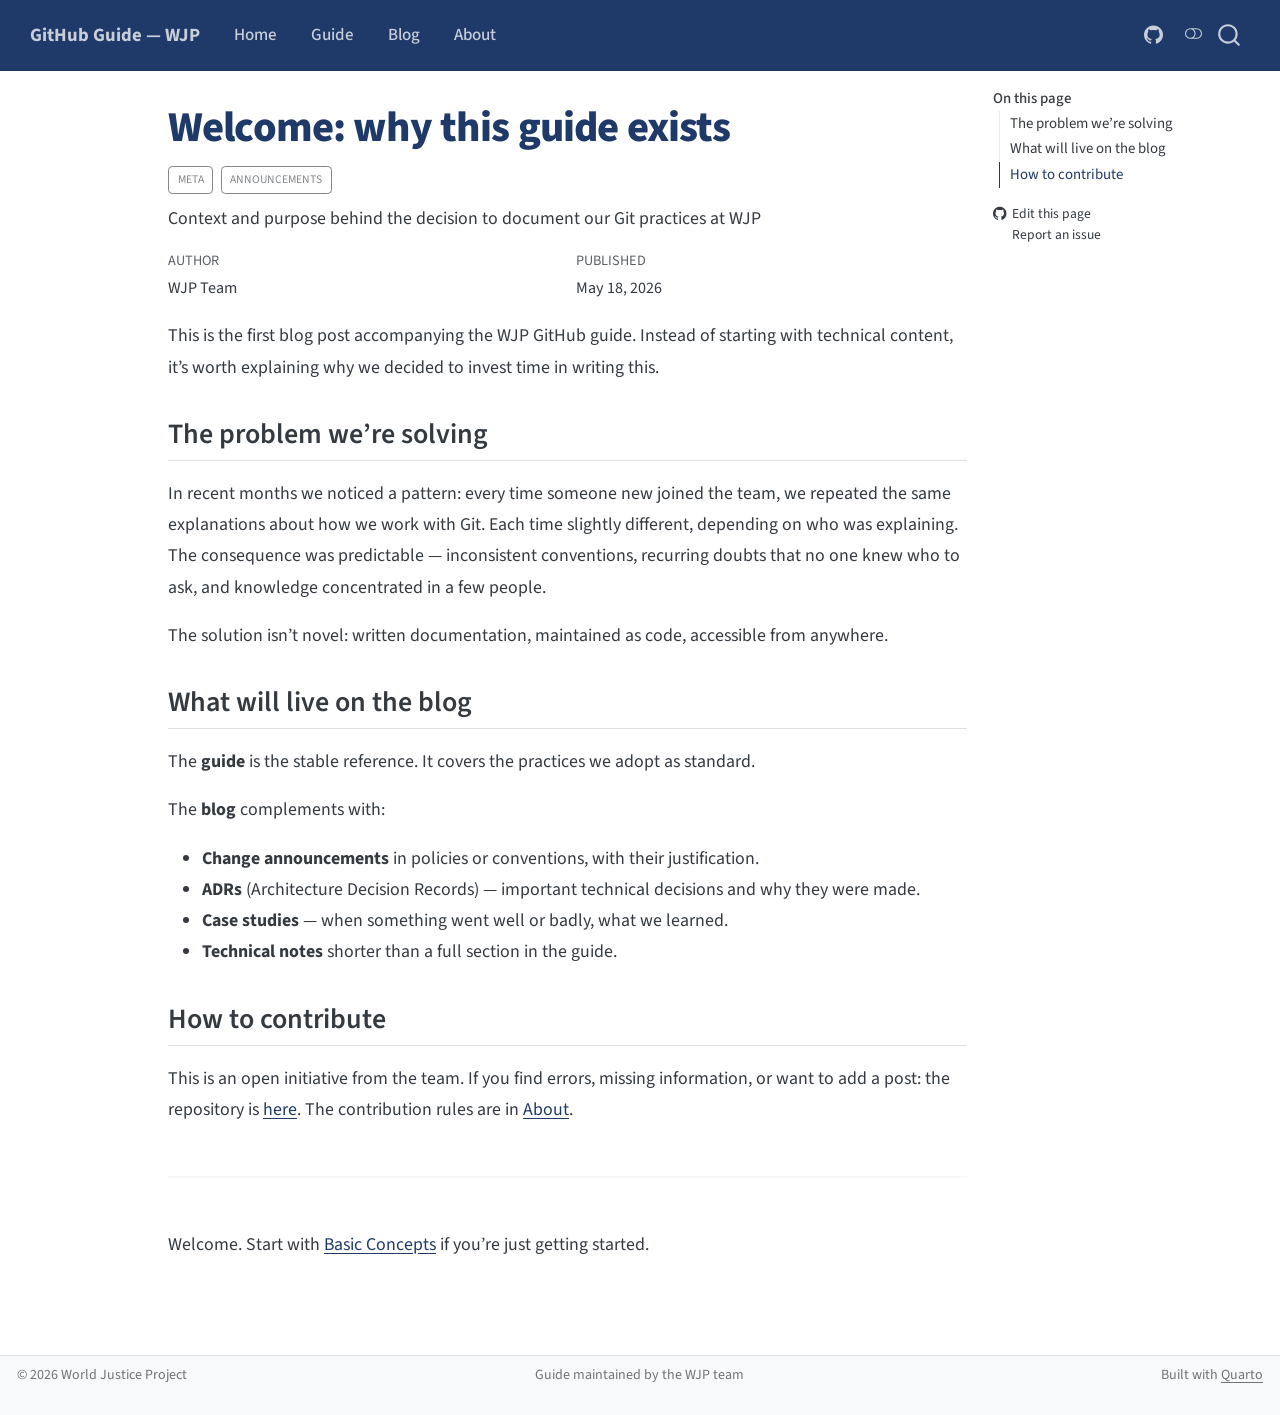
<file: blog/posts/bienvenida/index.html>
<!DOCTYPE html>
<html xmlns="http://www.w3.org/1999/xhtml" lang="en" xml:lang="en"><head>

<meta charset="utf-8">
<meta name="generator" content="quarto-1.9.37">

<meta name="viewport" content="width=device-width, initial-scale=1.0, user-scalable=yes">

<meta name="author" content="WJP Team">
<meta name="dcterms.date" content="2026-05-18">
<meta name="description" content="Context and purpose behind the decision to document our Git practices at WJP">

<title>Welcome: why this guide exists – GitHub Guide — WJP</title>
<style>
/* Default styles provided by pandoc.
** See https://pandoc.org/MANUAL.html#variables-for-html for config info.
*/
code{white-space: pre-wrap;}
span.smallcaps{font-variant: small-caps;}
div.columns{display: flex; gap: min(4vw, 1.5em);}
div.column{flex: auto; overflow-x: auto;}
div.hanging-indent{margin-left: 1.5em; text-indent: -1.5em;}
ul.task-list{list-style: none;}
ul.task-list li input[type="checkbox"] {
  width: 0.8em;
  margin: 0 0.8em 0.2em -1em; /* quarto-specific, see https://github.com/quarto-dev/quarto-cli/issues/4556 */ 
  vertical-align: middle;
}
</style>


<script src="../../../site_libs/quarto-nav/quarto-nav.js"></script>
<script src="../../../site_libs/clipboard/clipboard.min.js"></script>
<script src="../../../site_libs/quarto-search/autocomplete.umd.js"></script>
<script src="../../../site_libs/quarto-search/fuse.min.js"></script>
<script src="../../../site_libs/quarto-search/quarto-search.js"></script>
<meta name="quarto:offset" content="../../../">
<script src="../../../site_libs/quarto-html/quarto.js" type="module"></script>
<script src="../../../site_libs/quarto-html/tabsets/tabsets.js" type="module"></script>
<script src="../../../site_libs/quarto-html/popper.min.js"></script>
<script src="../../../site_libs/quarto-html/tippy.umd.min.js"></script>
<script src="../../../site_libs/quarto-html/anchor.min.js"></script>
<link href="../../../site_libs/quarto-html/tippy.css" rel="stylesheet">
<link href="../../../site_libs/quarto-html/quarto-syntax-highlighting-7f8f88aac4f3542376d5c11b86a4c14d.css" rel="stylesheet" class="quarto-color-scheme" id="quarto-text-highlighting-styles">
<link href="../../../site_libs/quarto-html/quarto-syntax-highlighting-dark-d0ae9245876894da5ac7e18953ecc5cc.css" rel="stylesheet" class="quarto-color-scheme quarto-color-alternate" id="quarto-text-highlighting-styles">
<link href="../../../site_libs/quarto-html/quarto-syntax-highlighting-7f8f88aac4f3542376d5c11b86a4c14d.css" rel="stylesheet" class="quarto-color-scheme-extra" id="quarto-text-highlighting-styles">
<script src="../../../site_libs/bootstrap/bootstrap.min.js"></script>
<link href="../../../site_libs/bootstrap/bootstrap-icons.css" rel="stylesheet">
<link href="../../../site_libs/bootstrap/bootstrap-4144413284b37ba90927226e35e28b22.min.css" rel="stylesheet" append-hash="true" class="quarto-color-scheme" id="quarto-bootstrap" data-mode="light">
<link href="../../../site_libs/bootstrap/bootstrap-dark-10b26700b7f34ee576a500545b72e630.min.css" rel="stylesheet" append-hash="true" class="quarto-color-scheme quarto-color-alternate" id="quarto-bootstrap" data-mode="light">
<link href="../../../site_libs/bootstrap/bootstrap-4144413284b37ba90927226e35e28b22.min.css" rel="stylesheet" append-hash="true" class="quarto-color-scheme-extra" id="quarto-bootstrap" data-mode="light">
<script id="quarto-search-options" type="application/json">{
  "location": "navbar",
  "copy-button": false,
  "collapse-after": 3,
  "panel-placement": "end",
  "type": "overlay",
  "limit": 50,
  "keyboard-shortcut": [
    "f",
    "/",
    "s"
  ],
  "language": {
    "search-no-results-text": "No results",
    "search-matching-documents-text": "matching documents",
    "search-copy-link-title": "Copy link to search",
    "search-hide-matches-text": "Hide additional matches",
    "search-more-match-text": "more match in this document",
    "search-more-matches-text": "more matches in this document",
    "search-clear-button-title": "Clear",
    "search-text-placeholder": "",
    "search-detached-cancel-button-title": "Cancel",
    "search-submit-button-title": "Submit",
    "search-label": "Search"
  }
}</script>
<style>html{ scroll-behavior: smooth; }</style>


</head>

<body class="nav-fixed quarto-light"><script id="quarto-html-before-body" type="application/javascript">
    const toggleBodyColorMode = (bsSheetEl) => {
      const mode = bsSheetEl.getAttribute("data-mode");
      const bodyEl = window.document.querySelector("body");
      if (mode === "dark") {
        bodyEl.classList.add("quarto-dark");
        bodyEl.classList.remove("quarto-light");
      } else {
        bodyEl.classList.add("quarto-light");
        bodyEl.classList.remove("quarto-dark");
      }
    }
    const toggleBodyColorPrimary = () => {
      const bsSheetEl = window.document.querySelector("link#quarto-bootstrap:not([rel=disabled-stylesheet])");
      if (bsSheetEl) {
        toggleBodyColorMode(bsSheetEl);
      }
    }
    const setColorSchemeToggle = (alternate) => {
      const toggles = window.document.querySelectorAll('.quarto-color-scheme-toggle');
      for (let i=0; i < toggles.length; i++) {
        const toggle = toggles[i];
        if (toggle) {
          if (alternate) {
            toggle.classList.add("alternate");
          } else {
            toggle.classList.remove("alternate");
          }
        }
      }
    };
    const toggleColorMode = (alternate) => {
      // Switch the stylesheets
      const primaryStylesheets = window.document.querySelectorAll('link.quarto-color-scheme:not(.quarto-color-alternate)');
      const alternateStylesheets = window.document.querySelectorAll('link.quarto-color-scheme.quarto-color-alternate');
      manageTransitions('#quarto-margin-sidebar .nav-link', false);
      if (alternate) {
        // note: dark is layered on light, we don't disable primary!
        enableStylesheet(alternateStylesheets);
        for (const sheetNode of alternateStylesheets) {
          if (sheetNode.id === "quarto-bootstrap") {
            toggleBodyColorMode(sheetNode);
          }
        }
      } else {
        disableStylesheet(alternateStylesheets);
        enableStylesheet(primaryStylesheets)
        toggleBodyColorPrimary();
      }
      manageTransitions('#quarto-margin-sidebar .nav-link', true);
      // Switch the toggles
      setColorSchemeToggle(alternate)
      // Hack to workaround the fact that safari doesn't
      // properly recolor the scrollbar when toggling (#1455)
      if (navigator.userAgent.indexOf('Safari') > 0 && navigator.userAgent.indexOf('Chrome') == -1) {
        manageTransitions("body", false);
        window.scrollTo(0, 1);
        setTimeout(() => {
          window.scrollTo(0, 0);
          manageTransitions("body", true);
        }, 40);
      }
    }
    const disableStylesheet = (stylesheets) => {
      for (let i=0; i < stylesheets.length; i++) {
        const stylesheet = stylesheets[i];
        stylesheet.rel = 'disabled-stylesheet';
      }
    }
    const enableStylesheet = (stylesheets) => {
      for (let i=0; i < stylesheets.length; i++) {
        const stylesheet = stylesheets[i];
        if(stylesheet.rel !== 'stylesheet') { // for Chrome, which will still FOUC without this check
          stylesheet.rel = 'stylesheet';
        }
      }
    }
    const manageTransitions = (selector, allowTransitions) => {
      const els = window.document.querySelectorAll(selector);
      for (let i=0; i < els.length; i++) {
        const el = els[i];
        if (allowTransitions) {
          el.classList.remove('notransition');
        } else {
          el.classList.add('notransition');
        }
      }
    }
    const isFileUrl = () => {
      return window.location.protocol === 'file:';
    }
    const hasAlternateSentinel = () => {
      let styleSentinel = getColorSchemeSentinel();
      if (styleSentinel !== null) {
        return styleSentinel === "alternate";
      } else {
        return false;
      }
    }
    const setStyleSentinel = (alternate) => {
      const value = alternate ? "alternate" : "default";
      if (!isFileUrl()) {
        window.localStorage.setItem("quarto-color-scheme", value);
      } else {
        localAlternateSentinel = value;
      }
    }
    const getColorSchemeSentinel = () => {
      if (!isFileUrl()) {
        const storageValue = window.localStorage.getItem("quarto-color-scheme");
        return storageValue != null ? storageValue : localAlternateSentinel;
      } else {
        return localAlternateSentinel;
      }
    }
    const toggleGiscusIfUsed = (isAlternate, darkModeDefault) => {
      const baseTheme = document.querySelector('#giscus-base-theme')?.value ?? 'light';
      const alternateTheme = document.querySelector('#giscus-alt-theme')?.value ?? 'dark';
      let newTheme = '';
      if(authorPrefersDark) {
        newTheme = isAlternate ? baseTheme : alternateTheme;
      } else {
        newTheme = isAlternate ? alternateTheme : baseTheme;
      }
      const changeGiscusTheme = () => {
        // From: https://github.com/giscus/giscus/issues/336
        const sendMessage = (message) => {
          const iframe = document.querySelector('iframe.giscus-frame');
          if (!iframe) return;
          iframe.contentWindow.postMessage({ giscus: message }, 'https://giscus.app');
        }
        sendMessage({
          setConfig: {
            theme: newTheme
          }
        });
      }
      const isGiscussLoaded = window.document.querySelector('iframe.giscus-frame') !== null;
      if (isGiscussLoaded) {
        changeGiscusTheme();
      }
    };
    const authorPrefersDark = false;
    const darkModeDefault = authorPrefersDark;
      document.querySelector('link#quarto-text-highlighting-styles.quarto-color-scheme-extra').rel = 'disabled-stylesheet';
      document.querySelector('link#quarto-bootstrap.quarto-color-scheme-extra').rel = 'disabled-stylesheet';
    let localAlternateSentinel = darkModeDefault ? 'alternate' : 'default';
    // Dark / light mode switch
    window.quartoToggleColorScheme = () => {
      // Read the current dark / light value
      let toAlternate = !hasAlternateSentinel();
      toggleColorMode(toAlternate);
      setStyleSentinel(toAlternate);
      toggleGiscusIfUsed(toAlternate, darkModeDefault);
      window.dispatchEvent(new Event('resize'));
    };
    // Switch to dark mode if need be
    if (hasAlternateSentinel()) {
      toggleColorMode(true);
    } else {
      toggleColorMode(false);
    }
  </script>

<div id="quarto-search-results"></div>
  <header id="quarto-header" class="headroom fixed-top">
    <nav class="navbar navbar-expand-lg " data-bs-theme="dark">
      <div class="navbar-container container-fluid">
      <div class="navbar-brand-container mx-auto">
    <a class="navbar-brand" href="../../../index.html">
    <span class="navbar-title">GitHub Guide — WJP</span>
    </a>
  </div>
            <div id="quarto-search" class="" title="Search"></div>
          <button class="navbar-toggler" type="button" data-bs-toggle="collapse" data-bs-target="#navbarCollapse" aria-controls="navbarCollapse" role="menu" aria-expanded="false" aria-label="Toggle navigation" onclick="if (window.quartoToggleHeadroom) { window.quartoToggleHeadroom(); }">
  <span class="navbar-toggler-icon"></span>
</button>
          <div class="collapse navbar-collapse" id="navbarCollapse">
            <ul class="navbar-nav navbar-nav-scroll me-auto">
  <li class="nav-item">
    <a class="nav-link" href="../../../index.html"> 
<span class="menu-text">Home</span></a>
  </li>  
  <li class="nav-item">
    <a class="nav-link" href="../../../guia/index.html"> 
<span class="menu-text">Guide</span></a>
  </li>  
  <li class="nav-item">
    <a class="nav-link" href="../../../blog/index.html"> 
<span class="menu-text">Blog</span></a>
  </li>  
  <li class="nav-item">
    <a class="nav-link" href="../../../about.html"> 
<span class="menu-text">About</span></a>
  </li>  
</ul>
            <ul class="navbar-nav navbar-nav-scroll ms-auto">
  <li class="nav-item compact">
    <a class="nav-link" href="https://github.com/aspardog/wjp-github-guide"> <i class="bi bi-github" role="img" aria-label="GitHub Repository">
</i> 
<span class="menu-text"></span></a>
  </li>  
</ul>
          </div> <!-- /navcollapse -->
            <div class="quarto-navbar-tools">
  <a href="" class="quarto-color-scheme-toggle quarto-navigation-tool  px-1" onclick="window.quartoToggleColorScheme(); return false;" title="Toggle dark mode"><i class="bi"></i></a>
</div>
      </div> <!-- /container-fluid -->
    </nav>
</header>
<!-- content -->
<div id="quarto-content" class="quarto-container page-columns page-rows-contents page-layout-article page-navbar">
<!-- sidebar -->
<!-- margin-sidebar -->
    <div id="quarto-margin-sidebar" class="sidebar margin-sidebar">
        <nav id="TOC" role="doc-toc" class="toc-active">
    <h2 id="toc-title">On this page</h2>
   
  <ul>
  <li><a href="#the-problem-were-solving" id="toc-the-problem-were-solving" class="nav-link active" data-scroll-target="#the-problem-were-solving">The problem we’re solving</a></li>
  <li><a href="#what-will-live-on-the-blog" id="toc-what-will-live-on-the-blog" class="nav-link" data-scroll-target="#what-will-live-on-the-blog">What will live on the blog</a></li>
  <li><a href="#how-to-contribute" id="toc-how-to-contribute" class="nav-link" data-scroll-target="#how-to-contribute">How to contribute</a></li>
  </ul>
<div class="toc-actions"><ul><li><a href="https://github.com/aspardog/wjp-github-guide/edit/main/blog/posts/bienvenida/index.qmd" class="toc-action"><i class="bi bi-github"></i>Edit this page</a></li><li><a href="https://github.com/aspardog/wjp-github-guide/issues/new" class="toc-action"><i class="bi empty"></i>Report an issue</a></li></ul></div></nav>
    </div>
<!-- main -->
<main class="content" id="quarto-document-content">


<header id="title-block-header" class="quarto-title-block default">
<div class="quarto-title">
<h1 class="title">Welcome: why this guide exists</h1>
  <div class="quarto-categories">
    <div class="quarto-category">meta</div>
    <div class="quarto-category">announcements</div>
  </div>
  </div>

<div>
  <div class="description">
    Context and purpose behind the decision to document our Git practices at WJP
  </div>
</div>


<div class="quarto-title-meta">

    <div>
    <div class="quarto-title-meta-heading">Author</div>
    <div class="quarto-title-meta-contents">
             <p>WJP Team </p>
          </div>
  </div>
    
    <div>
    <div class="quarto-title-meta-heading">Published</div>
    <div class="quarto-title-meta-contents">
      <p class="date">May 18, 2026</p>
    </div>
  </div>
  
    
  </div>
  


</header>


<p>This is the first blog post accompanying the WJP GitHub guide. Instead of starting with technical content, it’s worth explaining why we decided to invest time in writing this.</p>
<section id="the-problem-were-solving" class="level2">
<h2 class="anchored" data-anchor-id="the-problem-were-solving">The problem we’re solving</h2>
<p>In recent months we noticed a pattern: every time someone new joined the team, we repeated the same explanations about how we work with Git. Each time slightly different, depending on who was explaining. The consequence was predictable — inconsistent conventions, recurring doubts that no one knew who to ask, and knowledge concentrated in a few people.</p>
<p>The solution isn’t novel: written documentation, maintained as code, accessible from anywhere.</p>
</section>
<section id="what-will-live-on-the-blog" class="level2">
<h2 class="anchored" data-anchor-id="what-will-live-on-the-blog">What will live on the blog</h2>
<p>The <strong>guide</strong> is the stable reference. It covers the practices we adopt as standard.</p>
<p>The <strong>blog</strong> complements with:</p>
<ul>
<li><strong>Change announcements</strong> in policies or conventions, with their justification.</li>
<li><strong>ADRs</strong> (Architecture Decision Records) — important technical decisions and why they were made.</li>
<li><strong>Case studies</strong> — when something went well or badly, what we learned.</li>
<li><strong>Technical notes</strong> shorter than a full section in the guide.</li>
</ul>
</section>
<section id="how-to-contribute" class="level2">
<h2 class="anchored" data-anchor-id="how-to-contribute">How to contribute</h2>
<p>This is an open initiative from the team. If you find errors, missing information, or want to add a post: the repository is <a href="https://github.com/aspardog/wjp-github-guide">here</a>. The contribution rules are in <a href="../../about.qmd">About</a>.</p>
<hr>
<p>Welcome. Start with <a href="../../guia/01-conceptos.qmd">Basic Concepts</a> if you’re just getting started.</p>


</section>

</main> <!-- /main -->
<script id="quarto-html-after-body" type="application/javascript">
  window.document.addEventListener("DOMContentLoaded", function (event) {
    // Ensure there is a toggle, if there isn't float one in the top right
    if (window.document.querySelector('.quarto-color-scheme-toggle') === null) {
      const a = window.document.createElement('a');
      a.classList.add('top-right');
      a.classList.add('quarto-color-scheme-toggle');
      a.href = "";
      a.onclick = function() { try { window.quartoToggleColorScheme(); } catch {} return false; };
      const i = window.document.createElement("i");
      i.classList.add('bi');
      a.appendChild(i);
      window.document.body.appendChild(a);
    }
    setColorSchemeToggle(hasAlternateSentinel())
    const icon = "";
    const anchorJS = new window.AnchorJS();
    anchorJS.options = {
      placement: 'right',
      icon: icon
    };
    anchorJS.add('.anchored');
    const isCodeAnnotation = (el) => {
      for (const clz of el.classList) {
        if (clz.startsWith('code-annotation-')) {                     
          return true;
        }
      }
      return false;
    }
    const onCopySuccess = function(e) {
      // button target
      const button = e.trigger;
      // don't keep focus
      button.blur();
      // flash "checked"
      button.classList.add('code-copy-button-checked');
      var currentTitle = button.getAttribute("title");
      button.setAttribute("title", "Copied!");
      let tooltip;
      if (window.bootstrap) {
        button.setAttribute("data-bs-toggle", "tooltip");
        button.setAttribute("data-bs-placement", "left");
        button.setAttribute("data-bs-title", "Copied!");
        tooltip = new bootstrap.Tooltip(button, 
          { trigger: "manual", 
            customClass: "code-copy-button-tooltip",
            offset: [0, -8]});
        tooltip.show();    
      }
      setTimeout(function() {
        if (tooltip) {
          tooltip.hide();
          button.removeAttribute("data-bs-title");
          button.removeAttribute("data-bs-toggle");
          button.removeAttribute("data-bs-placement");
        }
        button.setAttribute("title", currentTitle);
        button.classList.remove('code-copy-button-checked');
      }, 1000);
      // clear code selection
      e.clearSelection();
    }
    const getTextToCopy = function(trigger) {
      const outerScaffold = trigger.parentElement.cloneNode(true);
      const codeEl = outerScaffold.querySelector('code');
      for (const childEl of codeEl.children) {
        if (isCodeAnnotation(childEl)) {
          childEl.remove();
        }
      }
      return codeEl.innerText;
    }
    const clipboard = new window.ClipboardJS('.code-copy-button:not([data-in-quarto-modal])', {
      text: getTextToCopy
    });
    clipboard.on('success', onCopySuccess);
    if (window.document.getElementById('quarto-embedded-source-code-modal')) {
      const clipboardModal = new window.ClipboardJS('.code-copy-button[data-in-quarto-modal]', {
        text: getTextToCopy,
        container: window.document.getElementById('quarto-embedded-source-code-modal')
      });
      clipboardModal.on('success', onCopySuccess);
    }
      var localhostRegex = new RegExp(/^(?:http|https):\/\/localhost\:?[0-9]*\//);
      var mailtoRegex = new RegExp(/^mailto:/);
        var filterRegex = new RegExp("https:\/\/aspardog\.github\.io\/wjp-github-guide\/");
      var isInternal = (href) => {
          return filterRegex.test(href) || localhostRegex.test(href) || mailtoRegex.test(href);
      }
      // Inspect non-navigation links and adorn them if external
     var links = window.document.querySelectorAll('a[href]:not(.nav-link):not(.navbar-brand):not(.toc-action):not(.sidebar-link):not(.sidebar-item-toggle):not(.pagination-link):not(.no-external):not([aria-hidden]):not(.dropdown-item):not(.quarto-navigation-tool):not(.about-link)');
      for (var i=0; i<links.length; i++) {
        const link = links[i];
        if (!isInternal(link.href)) {
          // undo the damage that might have been done by quarto-nav.js in the case of
          // links that we want to consider external
          if (link.dataset.originalHref !== undefined) {
            link.href = link.dataset.originalHref;
          }
        }
      }
    function tippyHover(el, contentFn, onTriggerFn, onUntriggerFn) {
      const config = {
        allowHTML: true,
        maxWidth: 500,
        delay: 100,
        arrow: false,
        appendTo: function(el) {
            return el.parentElement;
        },
        interactive: true,
        interactiveBorder: 10,
        theme: 'quarto',
        placement: 'bottom-start',
      };
      if (contentFn) {
        config.content = contentFn;
      }
      if (onTriggerFn) {
        config.onTrigger = onTriggerFn;
      }
      if (onUntriggerFn) {
        config.onUntrigger = onUntriggerFn;
      }
      window.tippy(el, config); 
    }
    const noterefs = window.document.querySelectorAll('a[role="doc-noteref"]');
    for (var i=0; i<noterefs.length; i++) {
      const ref = noterefs[i];
      tippyHover(ref, function() {
        // use id or data attribute instead here
        let href = ref.getAttribute('data-footnote-href') || ref.getAttribute('href');
        try { href = new URL(href).hash; } catch {}
        const id = href.replace(/^#\/?/, "");
        const note = window.document.getElementById(id);
        if (note) {
          return note.innerHTML;
        } else {
          return "";
        }
      });
    }
    const xrefs = window.document.querySelectorAll('a.quarto-xref');
    const processXRef = (id, note) => {
      // Strip column container classes
      const stripColumnClz = (el) => {
        el.classList.remove("page-full", "page-columns");
        if (el.children) {
          for (const child of el.children) {
            stripColumnClz(child);
          }
        }
      }
      stripColumnClz(note)
      if (id === null || id.startsWith('sec-')) {
        // Special case sections, only their first couple elements
        const container = document.createElement("div");
        if (note.children && note.children.length > 2) {
          container.appendChild(note.children[0].cloneNode(true));
          for (let i = 1; i < note.children.length; i++) {
            const child = note.children[i];
            if (child.tagName === "P" && child.innerText === "") {
              continue;
            } else {
              container.appendChild(child.cloneNode(true));
              break;
            }
          }
          if (window.Quarto?.typesetMath) {
            window.Quarto.typesetMath(container);
          }
          return container.innerHTML
        } else {
          if (window.Quarto?.typesetMath) {
            window.Quarto.typesetMath(note);
          }
          return note.innerHTML;
        }
      } else {
        // Remove any anchor links if they are present
        const anchorLink = note.querySelector('a.anchorjs-link');
        if (anchorLink) {
          anchorLink.remove();
        }
        if (window.Quarto?.typesetMath) {
          window.Quarto.typesetMath(note);
        }
        if (note.classList.contains("callout")) {
          return note.outerHTML;
        } else {
          return note.innerHTML;
        }
      }
    }
    for (var i=0; i<xrefs.length; i++) {
      const xref = xrefs[i];
      tippyHover(xref, undefined, function(instance) {
        instance.disable();
        let url = xref.getAttribute('href');
        let hash = undefined; 
        if (url.startsWith('#')) {
          hash = url;
        } else {
          try { hash = new URL(url).hash; } catch {}
        }
        if (hash) {
          const id = hash.replace(/^#\/?/, "");
          const note = window.document.getElementById(id);
          if (note !== null) {
            try {
              const html = processXRef(id, note.cloneNode(true));
              instance.setContent(html);
            } finally {
              instance.enable();
              instance.show();
            }
          } else {
            // See if we can fetch this
            fetch(url.split('#')[0])
            .then(res => res.text())
            .then(html => {
              const parser = new DOMParser();
              const htmlDoc = parser.parseFromString(html, "text/html");
              const note = htmlDoc.getElementById(id);
              if (note !== null) {
                const html = processXRef(id, note);
                instance.setContent(html);
              } 
            }).finally(() => {
              instance.enable();
              instance.show();
            });
          }
        } else {
          // See if we can fetch a full url (with no hash to target)
          // This is a special case and we should probably do some content thinning / targeting
          fetch(url)
          .then(res => res.text())
          .then(html => {
            const parser = new DOMParser();
            const htmlDoc = parser.parseFromString(html, "text/html");
            const note = htmlDoc.querySelector('main.content');
            if (note !== null) {
              // This should only happen for chapter cross references
              // (since there is no id in the URL)
              // remove the first header
              if (note.children.length > 0 && note.children[0].tagName === "HEADER") {
                note.children[0].remove();
              }
              const html = processXRef(null, note);
              instance.setContent(html);
            } 
          }).finally(() => {
            instance.enable();
            instance.show();
          });
        }
      }, function(instance) {
      });
    }
        let selectedAnnoteEl;
        const selectorForAnnotation = ( cell, annotation) => {
          let cellAttr = 'data-code-cell="' + cell + '"';
          let lineAttr = 'data-code-annotation="' +  annotation + '"';
          const selector = 'span[' + cellAttr + '][' + lineAttr + ']';
          return selector;
        }
        const selectCodeLines = (annoteEl) => {
          const doc = window.document;
          const targetCell = annoteEl.getAttribute("data-target-cell");
          const targetAnnotation = annoteEl.getAttribute("data-target-annotation");
          const annoteSpan = window.document.querySelector(selectorForAnnotation(targetCell, targetAnnotation));
          const lines = annoteSpan.getAttribute("data-code-lines").split(",");
          const lineIds = lines.map((line) => {
            return targetCell + "-" + line;
          })
          let top = null;
          let height = null;
          let parent = null;
          if (lineIds.length > 0) {
              //compute the position of the single el (top and bottom and make a div)
              const el = window.document.getElementById(lineIds[0]);
              top = el.offsetTop;
              height = el.offsetHeight;
              parent = el.parentElement.parentElement;
            if (lineIds.length > 1) {
              const lastEl = window.document.getElementById(lineIds[lineIds.length - 1]);
              const bottom = lastEl.offsetTop + lastEl.offsetHeight;
              height = bottom - top;
            }
            if (top !== null && height !== null && parent !== null) {
              // cook up a div (if necessary) and position it 
              let div = window.document.getElementById("code-annotation-line-highlight");
              if (div === null) {
                div = window.document.createElement("div");
                div.setAttribute("id", "code-annotation-line-highlight");
                div.style.position = 'absolute';
                parent.appendChild(div);
              }
              div.style.top = top - 2 + "px";
              div.style.height = height + 4 + "px";
              div.style.left = 0;
              let gutterDiv = window.document.getElementById("code-annotation-line-highlight-gutter");
              if (gutterDiv === null) {
                gutterDiv = window.document.createElement("div");
                gutterDiv.setAttribute("id", "code-annotation-line-highlight-gutter");
                gutterDiv.style.position = 'absolute';
                const codeCell = window.document.getElementById(targetCell);
                const gutter = codeCell.querySelector('.code-annotation-gutter');
                gutter.appendChild(gutterDiv);
              }
              gutterDiv.style.top = top - 2 + "px";
              gutterDiv.style.height = height + 4 + "px";
            }
            selectedAnnoteEl = annoteEl;
          }
        };
        const unselectCodeLines = () => {
          const elementsIds = ["code-annotation-line-highlight", "code-annotation-line-highlight-gutter"];
          elementsIds.forEach((elId) => {
            const div = window.document.getElementById(elId);
            if (div) {
              div.remove();
            }
          });
          selectedAnnoteEl = undefined;
        };
          // Handle positioning of the toggle
      window.addEventListener(
        "resize",
        throttle(() => {
          elRect = undefined;
          if (selectedAnnoteEl) {
            selectCodeLines(selectedAnnoteEl);
          }
        }, 10)
      );
      function throttle(fn, ms) {
      let throttle = false;
      let timer;
        return (...args) => {
          if(!throttle) { // first call gets through
              fn.apply(this, args);
              throttle = true;
          } else { // all the others get throttled
              if(timer) clearTimeout(timer); // cancel #2
              timer = setTimeout(() => {
                fn.apply(this, args);
                timer = throttle = false;
              }, ms);
          }
        };
      }
        // Attach click handler to the DT
        const annoteDls = window.document.querySelectorAll('dt[data-target-cell]');
        for (const annoteDlNode of annoteDls) {
          annoteDlNode.addEventListener('click', (event) => {
            const clickedEl = event.target;
            if (clickedEl !== selectedAnnoteEl) {
              unselectCodeLines();
              const activeEl = window.document.querySelector('dt[data-target-cell].code-annotation-active');
              if (activeEl) {
                activeEl.classList.remove('code-annotation-active');
              }
              selectCodeLines(clickedEl);
              clickedEl.classList.add('code-annotation-active');
            } else {
              // Unselect the line
              unselectCodeLines();
              clickedEl.classList.remove('code-annotation-active');
            }
          });
        }
    const findCites = (el) => {
      const parentEl = el.parentElement;
      if (parentEl) {
        const cites = parentEl.dataset.cites;
        if (cites) {
          return {
            el,
            cites: cites.split(' ')
          };
        } else {
          return findCites(el.parentElement)
        }
      } else {
        return undefined;
      }
    };
    var bibliorefs = window.document.querySelectorAll('a[role="doc-biblioref"]');
    for (var i=0; i<bibliorefs.length; i++) {
      const ref = bibliorefs[i];
      const citeInfo = findCites(ref);
      if (citeInfo) {
        tippyHover(citeInfo.el, function() {
          var popup = window.document.createElement('div');
          citeInfo.cites.forEach(function(cite) {
            var citeDiv = window.document.createElement('div');
            citeDiv.classList.add('hanging-indent');
            citeDiv.classList.add('csl-entry');
            var biblioDiv = window.document.getElementById('ref-' + cite);
            if (biblioDiv) {
              citeDiv.innerHTML = biblioDiv.innerHTML;
            }
            popup.appendChild(citeDiv);
          });
          return popup.innerHTML;
        });
      }
    }
  });
  </script>
</div> <!-- /content -->
<footer class="footer">
  <div class="nav-footer">
    <div class="nav-footer-left">
<p>© 2026 World Justice Project</p>
</div>   
    <div class="nav-footer-center">
<p>Guide maintained by the WJP team</p>
<div class="toc-actions d-sm-block d-md-none"><ul><li><a href="https://github.com/aspardog/wjp-github-guide/edit/main/blog/posts/bienvenida/index.qmd" class="toc-action"><i class="bi bi-github"></i>Edit this page</a></li><li><a href="https://github.com/aspardog/wjp-github-guide/issues/new" class="toc-action"><i class="bi empty"></i>Report an issue</a></li></ul></div></div>
    <div class="nav-footer-right">
<p>Built with <a href="https://quarto.org">Quarto</a></p>
</div>
  </div>
</footer>




<script src="../../../site_libs/quarto-html/zenscroll-min.js"></script>
</body></html>
</file>
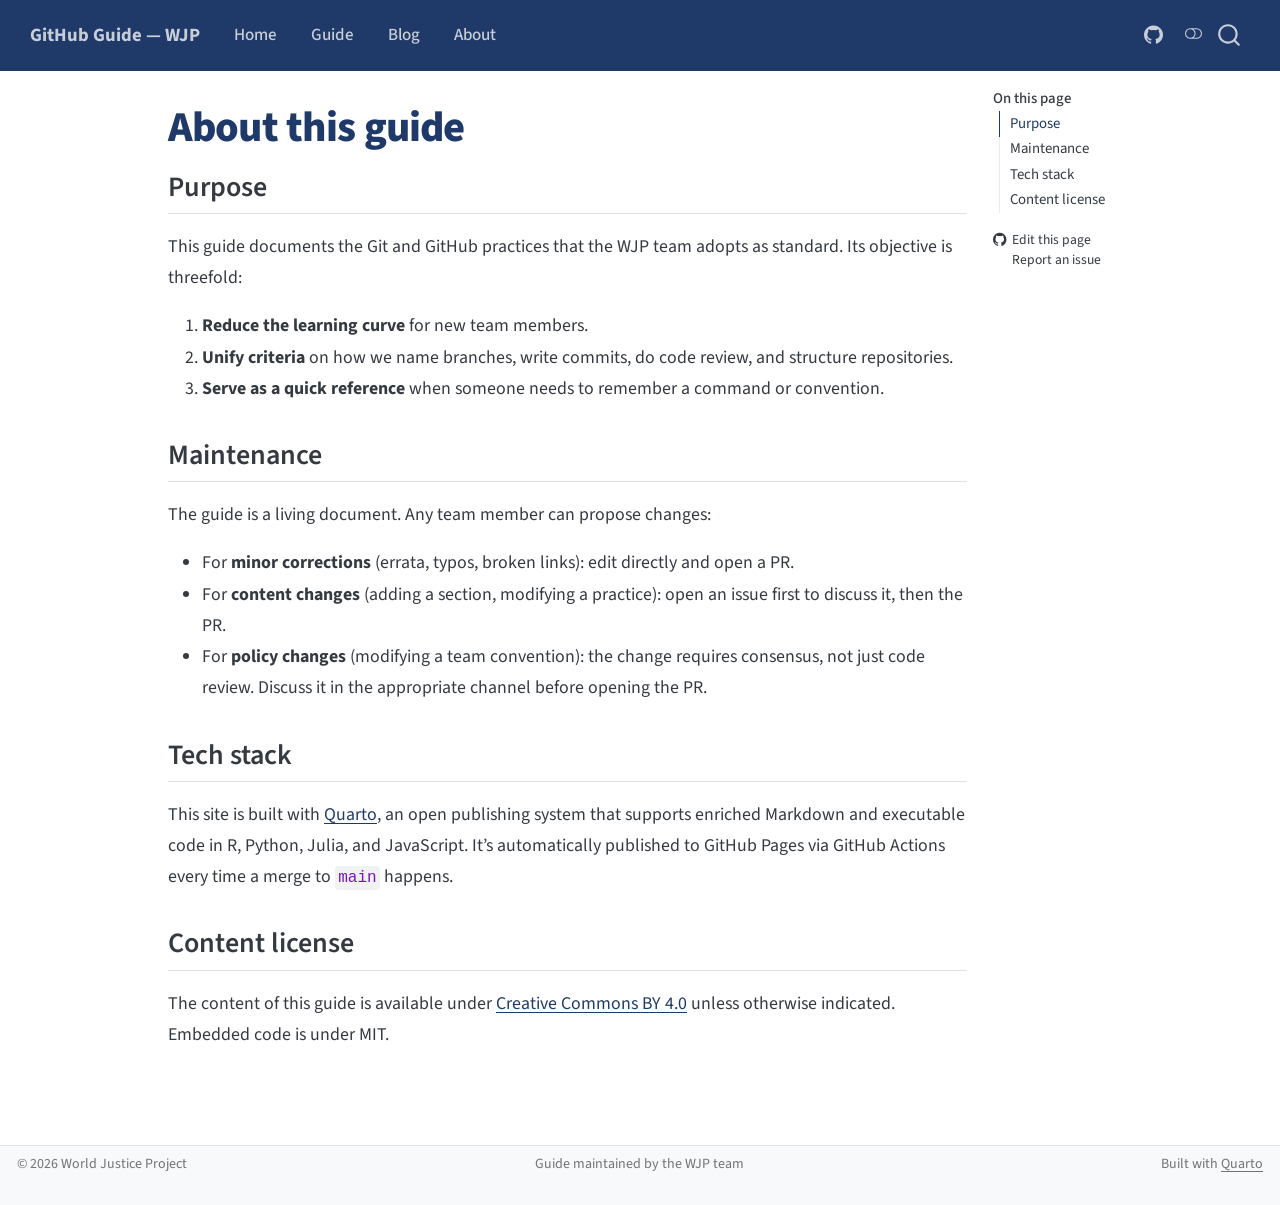
<file: about.html>
<!DOCTYPE html>
<html xmlns="http://www.w3.org/1999/xhtml" lang="en" xml:lang="en"><head>

<meta charset="utf-8">
<meta name="generator" content="quarto-1.9.37">

<meta name="viewport" content="width=device-width, initial-scale=1.0, user-scalable=yes">


<title>About this guide – GitHub Guide — WJP</title>
<style>
/* Default styles provided by pandoc.
** See https://pandoc.org/MANUAL.html#variables-for-html for config info.
*/
code{white-space: pre-wrap;}
span.smallcaps{font-variant: small-caps;}
div.columns{display: flex; gap: min(4vw, 1.5em);}
div.column{flex: auto; overflow-x: auto;}
div.hanging-indent{margin-left: 1.5em; text-indent: -1.5em;}
ul.task-list{list-style: none;}
ul.task-list li input[type="checkbox"] {
  width: 0.8em;
  margin: 0 0.8em 0.2em -1em; /* quarto-specific, see https://github.com/quarto-dev/quarto-cli/issues/4556 */ 
  vertical-align: middle;
}
</style>


<script src="site_libs/quarto-nav/quarto-nav.js"></script>
<script src="site_libs/clipboard/clipboard.min.js"></script>
<script src="site_libs/quarto-search/autocomplete.umd.js"></script>
<script src="site_libs/quarto-search/fuse.min.js"></script>
<script src="site_libs/quarto-search/quarto-search.js"></script>
<meta name="quarto:offset" content="./">
<script src="site_libs/quarto-html/quarto.js" type="module"></script>
<script src="site_libs/quarto-html/tabsets/tabsets.js" type="module"></script>
<script src="site_libs/quarto-html/popper.min.js"></script>
<script src="site_libs/quarto-html/tippy.umd.min.js"></script>
<script src="site_libs/quarto-html/anchor.min.js"></script>
<link href="site_libs/quarto-html/tippy.css" rel="stylesheet">
<link href="site_libs/quarto-html/quarto-syntax-highlighting-7f8f88aac4f3542376d5c11b86a4c14d.css" rel="stylesheet" class="quarto-color-scheme" id="quarto-text-highlighting-styles">
<link href="site_libs/quarto-html/quarto-syntax-highlighting-dark-d0ae9245876894da5ac7e18953ecc5cc.css" rel="stylesheet" class="quarto-color-scheme quarto-color-alternate" id="quarto-text-highlighting-styles">
<link href="site_libs/quarto-html/quarto-syntax-highlighting-7f8f88aac4f3542376d5c11b86a4c14d.css" rel="stylesheet" class="quarto-color-scheme-extra" id="quarto-text-highlighting-styles">
<script src="site_libs/bootstrap/bootstrap.min.js"></script>
<link href="site_libs/bootstrap/bootstrap-icons.css" rel="stylesheet">
<link href="site_libs/bootstrap/bootstrap-4144413284b37ba90927226e35e28b22.min.css" rel="stylesheet" append-hash="true" class="quarto-color-scheme" id="quarto-bootstrap" data-mode="light">
<link href="site_libs/bootstrap/bootstrap-dark-10b26700b7f34ee576a500545b72e630.min.css" rel="stylesheet" append-hash="true" class="quarto-color-scheme quarto-color-alternate" id="quarto-bootstrap" data-mode="light">
<link href="site_libs/bootstrap/bootstrap-4144413284b37ba90927226e35e28b22.min.css" rel="stylesheet" append-hash="true" class="quarto-color-scheme-extra" id="quarto-bootstrap" data-mode="light">
<script id="quarto-search-options" type="application/json">{
  "location": "navbar",
  "copy-button": false,
  "collapse-after": 3,
  "panel-placement": "end",
  "type": "overlay",
  "limit": 50,
  "keyboard-shortcut": [
    "f",
    "/",
    "s"
  ],
  "language": {
    "search-no-results-text": "No results",
    "search-matching-documents-text": "matching documents",
    "search-copy-link-title": "Copy link to search",
    "search-hide-matches-text": "Hide additional matches",
    "search-more-match-text": "more match in this document",
    "search-more-matches-text": "more matches in this document",
    "search-clear-button-title": "Clear",
    "search-text-placeholder": "",
    "search-detached-cancel-button-title": "Cancel",
    "search-submit-button-title": "Submit",
    "search-label": "Search"
  }
}</script>
<style>html{ scroll-behavior: smooth; }</style>


</head>

<body class="nav-fixed quarto-light"><script id="quarto-html-before-body" type="application/javascript">
    const toggleBodyColorMode = (bsSheetEl) => {
      const mode = bsSheetEl.getAttribute("data-mode");
      const bodyEl = window.document.querySelector("body");
      if (mode === "dark") {
        bodyEl.classList.add("quarto-dark");
        bodyEl.classList.remove("quarto-light");
      } else {
        bodyEl.classList.add("quarto-light");
        bodyEl.classList.remove("quarto-dark");
      }
    }
    const toggleBodyColorPrimary = () => {
      const bsSheetEl = window.document.querySelector("link#quarto-bootstrap:not([rel=disabled-stylesheet])");
      if (bsSheetEl) {
        toggleBodyColorMode(bsSheetEl);
      }
    }
    const setColorSchemeToggle = (alternate) => {
      const toggles = window.document.querySelectorAll('.quarto-color-scheme-toggle');
      for (let i=0; i < toggles.length; i++) {
        const toggle = toggles[i];
        if (toggle) {
          if (alternate) {
            toggle.classList.add("alternate");
          } else {
            toggle.classList.remove("alternate");
          }
        }
      }
    };
    const toggleColorMode = (alternate) => {
      // Switch the stylesheets
      const primaryStylesheets = window.document.querySelectorAll('link.quarto-color-scheme:not(.quarto-color-alternate)');
      const alternateStylesheets = window.document.querySelectorAll('link.quarto-color-scheme.quarto-color-alternate');
      manageTransitions('#quarto-margin-sidebar .nav-link', false);
      if (alternate) {
        // note: dark is layered on light, we don't disable primary!
        enableStylesheet(alternateStylesheets);
        for (const sheetNode of alternateStylesheets) {
          if (sheetNode.id === "quarto-bootstrap") {
            toggleBodyColorMode(sheetNode);
          }
        }
      } else {
        disableStylesheet(alternateStylesheets);
        enableStylesheet(primaryStylesheets)
        toggleBodyColorPrimary();
      }
      manageTransitions('#quarto-margin-sidebar .nav-link', true);
      // Switch the toggles
      setColorSchemeToggle(alternate)
      // Hack to workaround the fact that safari doesn't
      // properly recolor the scrollbar when toggling (#1455)
      if (navigator.userAgent.indexOf('Safari') > 0 && navigator.userAgent.indexOf('Chrome') == -1) {
        manageTransitions("body", false);
        window.scrollTo(0, 1);
        setTimeout(() => {
          window.scrollTo(0, 0);
          manageTransitions("body", true);
        }, 40);
      }
    }
    const disableStylesheet = (stylesheets) => {
      for (let i=0; i < stylesheets.length; i++) {
        const stylesheet = stylesheets[i];
        stylesheet.rel = 'disabled-stylesheet';
      }
    }
    const enableStylesheet = (stylesheets) => {
      for (let i=0; i < stylesheets.length; i++) {
        const stylesheet = stylesheets[i];
        if(stylesheet.rel !== 'stylesheet') { // for Chrome, which will still FOUC without this check
          stylesheet.rel = 'stylesheet';
        }
      }
    }
    const manageTransitions = (selector, allowTransitions) => {
      const els = window.document.querySelectorAll(selector);
      for (let i=0; i < els.length; i++) {
        const el = els[i];
        if (allowTransitions) {
          el.classList.remove('notransition');
        } else {
          el.classList.add('notransition');
        }
      }
    }
    const isFileUrl = () => {
      return window.location.protocol === 'file:';
    }
    const hasAlternateSentinel = () => {
      let styleSentinel = getColorSchemeSentinel();
      if (styleSentinel !== null) {
        return styleSentinel === "alternate";
      } else {
        return false;
      }
    }
    const setStyleSentinel = (alternate) => {
      const value = alternate ? "alternate" : "default";
      if (!isFileUrl()) {
        window.localStorage.setItem("quarto-color-scheme", value);
      } else {
        localAlternateSentinel = value;
      }
    }
    const getColorSchemeSentinel = () => {
      if (!isFileUrl()) {
        const storageValue = window.localStorage.getItem("quarto-color-scheme");
        return storageValue != null ? storageValue : localAlternateSentinel;
      } else {
        return localAlternateSentinel;
      }
    }
    const toggleGiscusIfUsed = (isAlternate, darkModeDefault) => {
      const baseTheme = document.querySelector('#giscus-base-theme')?.value ?? 'light';
      const alternateTheme = document.querySelector('#giscus-alt-theme')?.value ?? 'dark';
      let newTheme = '';
      if(authorPrefersDark) {
        newTheme = isAlternate ? baseTheme : alternateTheme;
      } else {
        newTheme = isAlternate ? alternateTheme : baseTheme;
      }
      const changeGiscusTheme = () => {
        // From: https://github.com/giscus/giscus/issues/336
        const sendMessage = (message) => {
          const iframe = document.querySelector('iframe.giscus-frame');
          if (!iframe) return;
          iframe.contentWindow.postMessage({ giscus: message }, 'https://giscus.app');
        }
        sendMessage({
          setConfig: {
            theme: newTheme
          }
        });
      }
      const isGiscussLoaded = window.document.querySelector('iframe.giscus-frame') !== null;
      if (isGiscussLoaded) {
        changeGiscusTheme();
      }
    };
    const authorPrefersDark = false;
    const darkModeDefault = authorPrefersDark;
      document.querySelector('link#quarto-text-highlighting-styles.quarto-color-scheme-extra').rel = 'disabled-stylesheet';
      document.querySelector('link#quarto-bootstrap.quarto-color-scheme-extra').rel = 'disabled-stylesheet';
    let localAlternateSentinel = darkModeDefault ? 'alternate' : 'default';
    // Dark / light mode switch
    window.quartoToggleColorScheme = () => {
      // Read the current dark / light value
      let toAlternate = !hasAlternateSentinel();
      toggleColorMode(toAlternate);
      setStyleSentinel(toAlternate);
      toggleGiscusIfUsed(toAlternate, darkModeDefault);
      window.dispatchEvent(new Event('resize'));
    };
    // Switch to dark mode if need be
    if (hasAlternateSentinel()) {
      toggleColorMode(true);
    } else {
      toggleColorMode(false);
    }
  </script>

<div id="quarto-search-results"></div>
  <header id="quarto-header" class="headroom fixed-top">
    <nav class="navbar navbar-expand-lg " data-bs-theme="dark">
      <div class="navbar-container container-fluid">
      <div class="navbar-brand-container mx-auto">
    <a class="navbar-brand" href="./index.html">
    <span class="navbar-title">GitHub Guide — WJP</span>
    </a>
  </div>
            <div id="quarto-search" class="" title="Search"></div>
          <button class="navbar-toggler" type="button" data-bs-toggle="collapse" data-bs-target="#navbarCollapse" aria-controls="navbarCollapse" role="menu" aria-expanded="false" aria-label="Toggle navigation" onclick="if (window.quartoToggleHeadroom) { window.quartoToggleHeadroom(); }">
  <span class="navbar-toggler-icon"></span>
</button>
          <div class="collapse navbar-collapse" id="navbarCollapse">
            <ul class="navbar-nav navbar-nav-scroll me-auto">
  <li class="nav-item">
    <a class="nav-link" href="./index.html"> 
<span class="menu-text">Home</span></a>
  </li>  
  <li class="nav-item">
    <a class="nav-link" href="./guia/index.html"> 
<span class="menu-text">Guide</span></a>
  </li>  
  <li class="nav-item">
    <a class="nav-link" href="./blog/index.html"> 
<span class="menu-text">Blog</span></a>
  </li>  
  <li class="nav-item">
    <a class="nav-link active" href="./about.html" aria-current="page"> 
<span class="menu-text">About</span></a>
  </li>  
</ul>
            <ul class="navbar-nav navbar-nav-scroll ms-auto">
  <li class="nav-item compact">
    <a class="nav-link" href="https://github.com/aspardog/wjp-github-guide"> <i class="bi bi-github" role="img" aria-label="GitHub Repository">
</i> 
<span class="menu-text"></span></a>
  </li>  
</ul>
          </div> <!-- /navcollapse -->
            <div class="quarto-navbar-tools">
  <a href="" class="quarto-color-scheme-toggle quarto-navigation-tool  px-1" onclick="window.quartoToggleColorScheme(); return false;" title="Toggle dark mode"><i class="bi"></i></a>
</div>
      </div> <!-- /container-fluid -->
    </nav>
</header>
<!-- content -->
<div id="quarto-content" class="quarto-container page-columns page-rows-contents page-layout-article page-navbar">
<!-- sidebar -->
<!-- margin-sidebar -->
    <div id="quarto-margin-sidebar" class="sidebar margin-sidebar">
        <nav id="TOC" role="doc-toc" class="toc-active">
    <h2 id="toc-title">On this page</h2>
   
  <ul>
  <li><a href="#purpose" id="toc-purpose" class="nav-link active" data-scroll-target="#purpose">Purpose</a></li>
  <li><a href="#maintenance" id="toc-maintenance" class="nav-link" data-scroll-target="#maintenance">Maintenance</a></li>
  <li><a href="#tech-stack" id="toc-tech-stack" class="nav-link" data-scroll-target="#tech-stack">Tech stack</a></li>
  <li><a href="#content-license" id="toc-content-license" class="nav-link" data-scroll-target="#content-license">Content license</a></li>
  </ul>
<div class="toc-actions"><ul><li><a href="https://github.com/aspardog/wjp-github-guide/edit/main/about.qmd" class="toc-action"><i class="bi bi-github"></i>Edit this page</a></li><li><a href="https://github.com/aspardog/wjp-github-guide/issues/new" class="toc-action"><i class="bi empty"></i>Report an issue</a></li></ul></div></nav>
    </div>
<!-- main -->
<main class="content" id="quarto-document-content">


<header id="title-block-header" class="quarto-title-block default">
<div class="quarto-title">
<h1 class="title">About this guide</h1>
</div>



<div class="quarto-title-meta">

    
  
    
  </div>
  


</header>


<section id="purpose" class="level2">
<h2 class="anchored" data-anchor-id="purpose">Purpose</h2>
<p>This guide documents the Git and GitHub practices that the WJP team adopts as standard. Its objective is threefold:</p>
<ol type="1">
<li><strong>Reduce the learning curve</strong> for new team members.</li>
<li><strong>Unify criteria</strong> on how we name branches, write commits, do code review, and structure repositories.</li>
<li><strong>Serve as a quick reference</strong> when someone needs to remember a command or convention.</li>
</ol>
</section>
<section id="maintenance" class="level2">
<h2 class="anchored" data-anchor-id="maintenance">Maintenance</h2>
<p>The guide is a living document. Any team member can propose changes:</p>
<ul>
<li>For <strong>minor corrections</strong> (errata, typos, broken links): edit directly and open a PR.</li>
<li>For <strong>content changes</strong> (adding a section, modifying a practice): open an issue first to discuss it, then the PR.</li>
<li>For <strong>policy changes</strong> (modifying a team convention): the change requires consensus, not just code review. Discuss it in the appropriate channel before opening the PR.</li>
</ul>
</section>
<section id="tech-stack" class="level2">
<h2 class="anchored" data-anchor-id="tech-stack">Tech stack</h2>
<p>This site is built with <a href="https://quarto.org">Quarto</a>, an open publishing system that supports enriched Markdown and executable code in R, Python, Julia, and JavaScript. It’s automatically published to GitHub Pages via GitHub Actions every time a merge to <code>main</code> happens.</p>
</section>
<section id="content-license" class="level2">
<h2 class="anchored" data-anchor-id="content-license">Content license</h2>
<p>The content of this guide is available under <a href="https://creativecommons.org/licenses/by/4.0/">Creative Commons BY 4.0</a> unless otherwise indicated. Embedded code is under MIT.</p>


</section>

</main> <!-- /main -->
<script id="quarto-html-after-body" type="application/javascript">
  window.document.addEventListener("DOMContentLoaded", function (event) {
    // Ensure there is a toggle, if there isn't float one in the top right
    if (window.document.querySelector('.quarto-color-scheme-toggle') === null) {
      const a = window.document.createElement('a');
      a.classList.add('top-right');
      a.classList.add('quarto-color-scheme-toggle');
      a.href = "";
      a.onclick = function() { try { window.quartoToggleColorScheme(); } catch {} return false; };
      const i = window.document.createElement("i");
      i.classList.add('bi');
      a.appendChild(i);
      window.document.body.appendChild(a);
    }
    setColorSchemeToggle(hasAlternateSentinel())
    const icon = "";
    const anchorJS = new window.AnchorJS();
    anchorJS.options = {
      placement: 'right',
      icon: icon
    };
    anchorJS.add('.anchored');
    const isCodeAnnotation = (el) => {
      for (const clz of el.classList) {
        if (clz.startsWith('code-annotation-')) {                     
          return true;
        }
      }
      return false;
    }
    const onCopySuccess = function(e) {
      // button target
      const button = e.trigger;
      // don't keep focus
      button.blur();
      // flash "checked"
      button.classList.add('code-copy-button-checked');
      var currentTitle = button.getAttribute("title");
      button.setAttribute("title", "Copied!");
      let tooltip;
      if (window.bootstrap) {
        button.setAttribute("data-bs-toggle", "tooltip");
        button.setAttribute("data-bs-placement", "left");
        button.setAttribute("data-bs-title", "Copied!");
        tooltip = new bootstrap.Tooltip(button, 
          { trigger: "manual", 
            customClass: "code-copy-button-tooltip",
            offset: [0, -8]});
        tooltip.show();    
      }
      setTimeout(function() {
        if (tooltip) {
          tooltip.hide();
          button.removeAttribute("data-bs-title");
          button.removeAttribute("data-bs-toggle");
          button.removeAttribute("data-bs-placement");
        }
        button.setAttribute("title", currentTitle);
        button.classList.remove('code-copy-button-checked');
      }, 1000);
      // clear code selection
      e.clearSelection();
    }
    const getTextToCopy = function(trigger) {
      const outerScaffold = trigger.parentElement.cloneNode(true);
      const codeEl = outerScaffold.querySelector('code');
      for (const childEl of codeEl.children) {
        if (isCodeAnnotation(childEl)) {
          childEl.remove();
        }
      }
      return codeEl.innerText;
    }
    const clipboard = new window.ClipboardJS('.code-copy-button:not([data-in-quarto-modal])', {
      text: getTextToCopy
    });
    clipboard.on('success', onCopySuccess);
    if (window.document.getElementById('quarto-embedded-source-code-modal')) {
      const clipboardModal = new window.ClipboardJS('.code-copy-button[data-in-quarto-modal]', {
        text: getTextToCopy,
        container: window.document.getElementById('quarto-embedded-source-code-modal')
      });
      clipboardModal.on('success', onCopySuccess);
    }
      var localhostRegex = new RegExp(/^(?:http|https):\/\/localhost\:?[0-9]*\//);
      var mailtoRegex = new RegExp(/^mailto:/);
        var filterRegex = new RegExp("https:\/\/aspardog\.github\.io\/wjp-github-guide\/");
      var isInternal = (href) => {
          return filterRegex.test(href) || localhostRegex.test(href) || mailtoRegex.test(href);
      }
      // Inspect non-navigation links and adorn them if external
     var links = window.document.querySelectorAll('a[href]:not(.nav-link):not(.navbar-brand):not(.toc-action):not(.sidebar-link):not(.sidebar-item-toggle):not(.pagination-link):not(.no-external):not([aria-hidden]):not(.dropdown-item):not(.quarto-navigation-tool):not(.about-link)');
      for (var i=0; i<links.length; i++) {
        const link = links[i];
        if (!isInternal(link.href)) {
          // undo the damage that might have been done by quarto-nav.js in the case of
          // links that we want to consider external
          if (link.dataset.originalHref !== undefined) {
            link.href = link.dataset.originalHref;
          }
        }
      }
    function tippyHover(el, contentFn, onTriggerFn, onUntriggerFn) {
      const config = {
        allowHTML: true,
        maxWidth: 500,
        delay: 100,
        arrow: false,
        appendTo: function(el) {
            return el.parentElement;
        },
        interactive: true,
        interactiveBorder: 10,
        theme: 'quarto',
        placement: 'bottom-start',
      };
      if (contentFn) {
        config.content = contentFn;
      }
      if (onTriggerFn) {
        config.onTrigger = onTriggerFn;
      }
      if (onUntriggerFn) {
        config.onUntrigger = onUntriggerFn;
      }
      window.tippy(el, config); 
    }
    const noterefs = window.document.querySelectorAll('a[role="doc-noteref"]');
    for (var i=0; i<noterefs.length; i++) {
      const ref = noterefs[i];
      tippyHover(ref, function() {
        // use id or data attribute instead here
        let href = ref.getAttribute('data-footnote-href') || ref.getAttribute('href');
        try { href = new URL(href).hash; } catch {}
        const id = href.replace(/^#\/?/, "");
        const note = window.document.getElementById(id);
        if (note) {
          return note.innerHTML;
        } else {
          return "";
        }
      });
    }
    const xrefs = window.document.querySelectorAll('a.quarto-xref');
    const processXRef = (id, note) => {
      // Strip column container classes
      const stripColumnClz = (el) => {
        el.classList.remove("page-full", "page-columns");
        if (el.children) {
          for (const child of el.children) {
            stripColumnClz(child);
          }
        }
      }
      stripColumnClz(note)
      if (id === null || id.startsWith('sec-')) {
        // Special case sections, only their first couple elements
        const container = document.createElement("div");
        if (note.children && note.children.length > 2) {
          container.appendChild(note.children[0].cloneNode(true));
          for (let i = 1; i < note.children.length; i++) {
            const child = note.children[i];
            if (child.tagName === "P" && child.innerText === "") {
              continue;
            } else {
              container.appendChild(child.cloneNode(true));
              break;
            }
          }
          if (window.Quarto?.typesetMath) {
            window.Quarto.typesetMath(container);
          }
          return container.innerHTML
        } else {
          if (window.Quarto?.typesetMath) {
            window.Quarto.typesetMath(note);
          }
          return note.innerHTML;
        }
      } else {
        // Remove any anchor links if they are present
        const anchorLink = note.querySelector('a.anchorjs-link');
        if (anchorLink) {
          anchorLink.remove();
        }
        if (window.Quarto?.typesetMath) {
          window.Quarto.typesetMath(note);
        }
        if (note.classList.contains("callout")) {
          return note.outerHTML;
        } else {
          return note.innerHTML;
        }
      }
    }
    for (var i=0; i<xrefs.length; i++) {
      const xref = xrefs[i];
      tippyHover(xref, undefined, function(instance) {
        instance.disable();
        let url = xref.getAttribute('href');
        let hash = undefined; 
        if (url.startsWith('#')) {
          hash = url;
        } else {
          try { hash = new URL(url).hash; } catch {}
        }
        if (hash) {
          const id = hash.replace(/^#\/?/, "");
          const note = window.document.getElementById(id);
          if (note !== null) {
            try {
              const html = processXRef(id, note.cloneNode(true));
              instance.setContent(html);
            } finally {
              instance.enable();
              instance.show();
            }
          } else {
            // See if we can fetch this
            fetch(url.split('#')[0])
            .then(res => res.text())
            .then(html => {
              const parser = new DOMParser();
              const htmlDoc = parser.parseFromString(html, "text/html");
              const note = htmlDoc.getElementById(id);
              if (note !== null) {
                const html = processXRef(id, note);
                instance.setContent(html);
              } 
            }).finally(() => {
              instance.enable();
              instance.show();
            });
          }
        } else {
          // See if we can fetch a full url (with no hash to target)
          // This is a special case and we should probably do some content thinning / targeting
          fetch(url)
          .then(res => res.text())
          .then(html => {
            const parser = new DOMParser();
            const htmlDoc = parser.parseFromString(html, "text/html");
            const note = htmlDoc.querySelector('main.content');
            if (note !== null) {
              // This should only happen for chapter cross references
              // (since there is no id in the URL)
              // remove the first header
              if (note.children.length > 0 && note.children[0].tagName === "HEADER") {
                note.children[0].remove();
              }
              const html = processXRef(null, note);
              instance.setContent(html);
            } 
          }).finally(() => {
            instance.enable();
            instance.show();
          });
        }
      }, function(instance) {
      });
    }
        let selectedAnnoteEl;
        const selectorForAnnotation = ( cell, annotation) => {
          let cellAttr = 'data-code-cell="' + cell + '"';
          let lineAttr = 'data-code-annotation="' +  annotation + '"';
          const selector = 'span[' + cellAttr + '][' + lineAttr + ']';
          return selector;
        }
        const selectCodeLines = (annoteEl) => {
          const doc = window.document;
          const targetCell = annoteEl.getAttribute("data-target-cell");
          const targetAnnotation = annoteEl.getAttribute("data-target-annotation");
          const annoteSpan = window.document.querySelector(selectorForAnnotation(targetCell, targetAnnotation));
          const lines = annoteSpan.getAttribute("data-code-lines").split(",");
          const lineIds = lines.map((line) => {
            return targetCell + "-" + line;
          })
          let top = null;
          let height = null;
          let parent = null;
          if (lineIds.length > 0) {
              //compute the position of the single el (top and bottom and make a div)
              const el = window.document.getElementById(lineIds[0]);
              top = el.offsetTop;
              height = el.offsetHeight;
              parent = el.parentElement.parentElement;
            if (lineIds.length > 1) {
              const lastEl = window.document.getElementById(lineIds[lineIds.length - 1]);
              const bottom = lastEl.offsetTop + lastEl.offsetHeight;
              height = bottom - top;
            }
            if (top !== null && height !== null && parent !== null) {
              // cook up a div (if necessary) and position it 
              let div = window.document.getElementById("code-annotation-line-highlight");
              if (div === null) {
                div = window.document.createElement("div");
                div.setAttribute("id", "code-annotation-line-highlight");
                div.style.position = 'absolute';
                parent.appendChild(div);
              }
              div.style.top = top - 2 + "px";
              div.style.height = height + 4 + "px";
              div.style.left = 0;
              let gutterDiv = window.document.getElementById("code-annotation-line-highlight-gutter");
              if (gutterDiv === null) {
                gutterDiv = window.document.createElement("div");
                gutterDiv.setAttribute("id", "code-annotation-line-highlight-gutter");
                gutterDiv.style.position = 'absolute';
                const codeCell = window.document.getElementById(targetCell);
                const gutter = codeCell.querySelector('.code-annotation-gutter');
                gutter.appendChild(gutterDiv);
              }
              gutterDiv.style.top = top - 2 + "px";
              gutterDiv.style.height = height + 4 + "px";
            }
            selectedAnnoteEl = annoteEl;
          }
        };
        const unselectCodeLines = () => {
          const elementsIds = ["code-annotation-line-highlight", "code-annotation-line-highlight-gutter"];
          elementsIds.forEach((elId) => {
            const div = window.document.getElementById(elId);
            if (div) {
              div.remove();
            }
          });
          selectedAnnoteEl = undefined;
        };
          // Handle positioning of the toggle
      window.addEventListener(
        "resize",
        throttle(() => {
          elRect = undefined;
          if (selectedAnnoteEl) {
            selectCodeLines(selectedAnnoteEl);
          }
        }, 10)
      );
      function throttle(fn, ms) {
      let throttle = false;
      let timer;
        return (...args) => {
          if(!throttle) { // first call gets through
              fn.apply(this, args);
              throttle = true;
          } else { // all the others get throttled
              if(timer) clearTimeout(timer); // cancel #2
              timer = setTimeout(() => {
                fn.apply(this, args);
                timer = throttle = false;
              }, ms);
          }
        };
      }
        // Attach click handler to the DT
        const annoteDls = window.document.querySelectorAll('dt[data-target-cell]');
        for (const annoteDlNode of annoteDls) {
          annoteDlNode.addEventListener('click', (event) => {
            const clickedEl = event.target;
            if (clickedEl !== selectedAnnoteEl) {
              unselectCodeLines();
              const activeEl = window.document.querySelector('dt[data-target-cell].code-annotation-active');
              if (activeEl) {
                activeEl.classList.remove('code-annotation-active');
              }
              selectCodeLines(clickedEl);
              clickedEl.classList.add('code-annotation-active');
            } else {
              // Unselect the line
              unselectCodeLines();
              clickedEl.classList.remove('code-annotation-active');
            }
          });
        }
    const findCites = (el) => {
      const parentEl = el.parentElement;
      if (parentEl) {
        const cites = parentEl.dataset.cites;
        if (cites) {
          return {
            el,
            cites: cites.split(' ')
          };
        } else {
          return findCites(el.parentElement)
        }
      } else {
        return undefined;
      }
    };
    var bibliorefs = window.document.querySelectorAll('a[role="doc-biblioref"]');
    for (var i=0; i<bibliorefs.length; i++) {
      const ref = bibliorefs[i];
      const citeInfo = findCites(ref);
      if (citeInfo) {
        tippyHover(citeInfo.el, function() {
          var popup = window.document.createElement('div');
          citeInfo.cites.forEach(function(cite) {
            var citeDiv = window.document.createElement('div');
            citeDiv.classList.add('hanging-indent');
            citeDiv.classList.add('csl-entry');
            var biblioDiv = window.document.getElementById('ref-' + cite);
            if (biblioDiv) {
              citeDiv.innerHTML = biblioDiv.innerHTML;
            }
            popup.appendChild(citeDiv);
          });
          return popup.innerHTML;
        });
      }
    }
  });
  </script>
</div> <!-- /content -->
<footer class="footer">
  <div class="nav-footer">
    <div class="nav-footer-left">
<p>© 2026 World Justice Project</p>
</div>   
    <div class="nav-footer-center">
<p>Guide maintained by the WJP team</p>
<div class="toc-actions d-sm-block d-md-none"><ul><li><a href="https://github.com/aspardog/wjp-github-guide/edit/main/about.qmd" class="toc-action"><i class="bi bi-github"></i>Edit this page</a></li><li><a href="https://github.com/aspardog/wjp-github-guide/issues/new" class="toc-action"><i class="bi empty"></i>Report an issue</a></li></ul></div></div>
    <div class="nav-footer-right">
<p>Built with <a href="https://quarto.org">Quarto</a></p>
</div>
  </div>
</footer>




<script src="site_libs/quarto-html/zenscroll-min.js"></script>
</body></html>
</file>
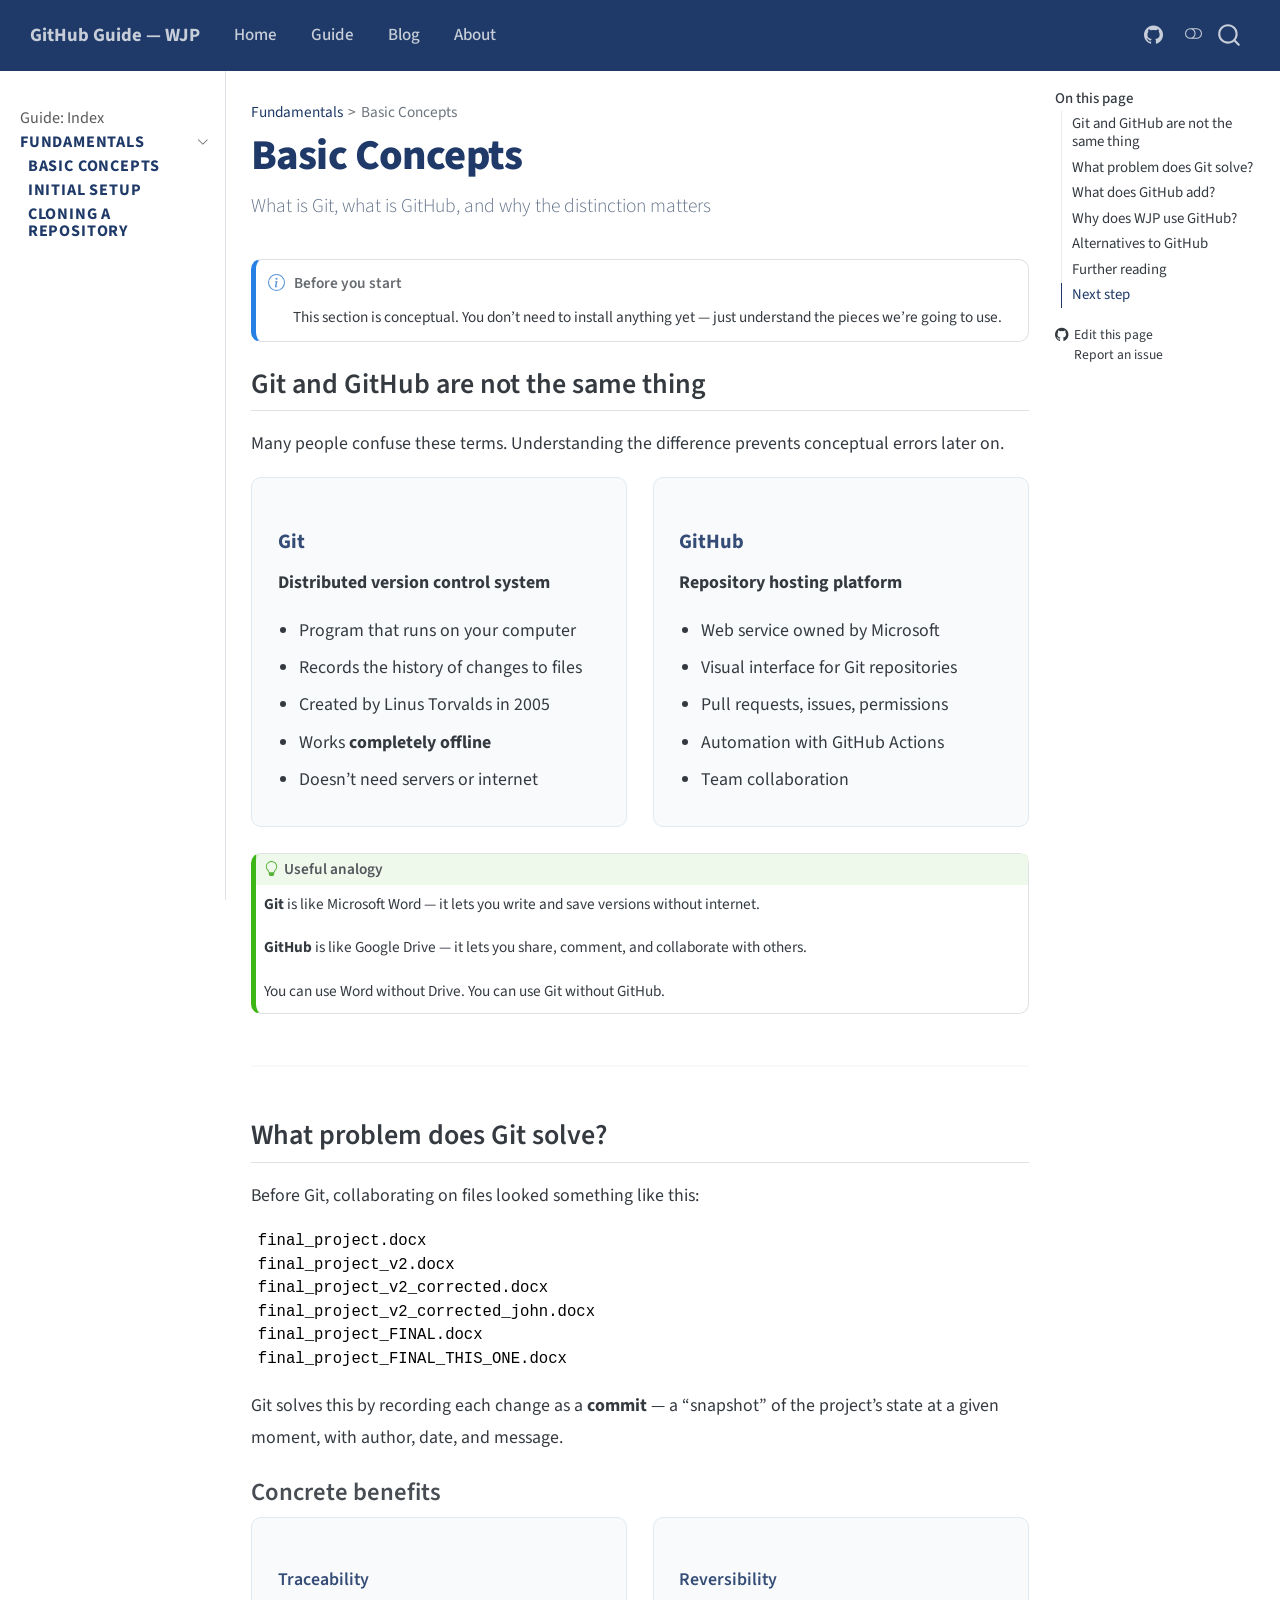
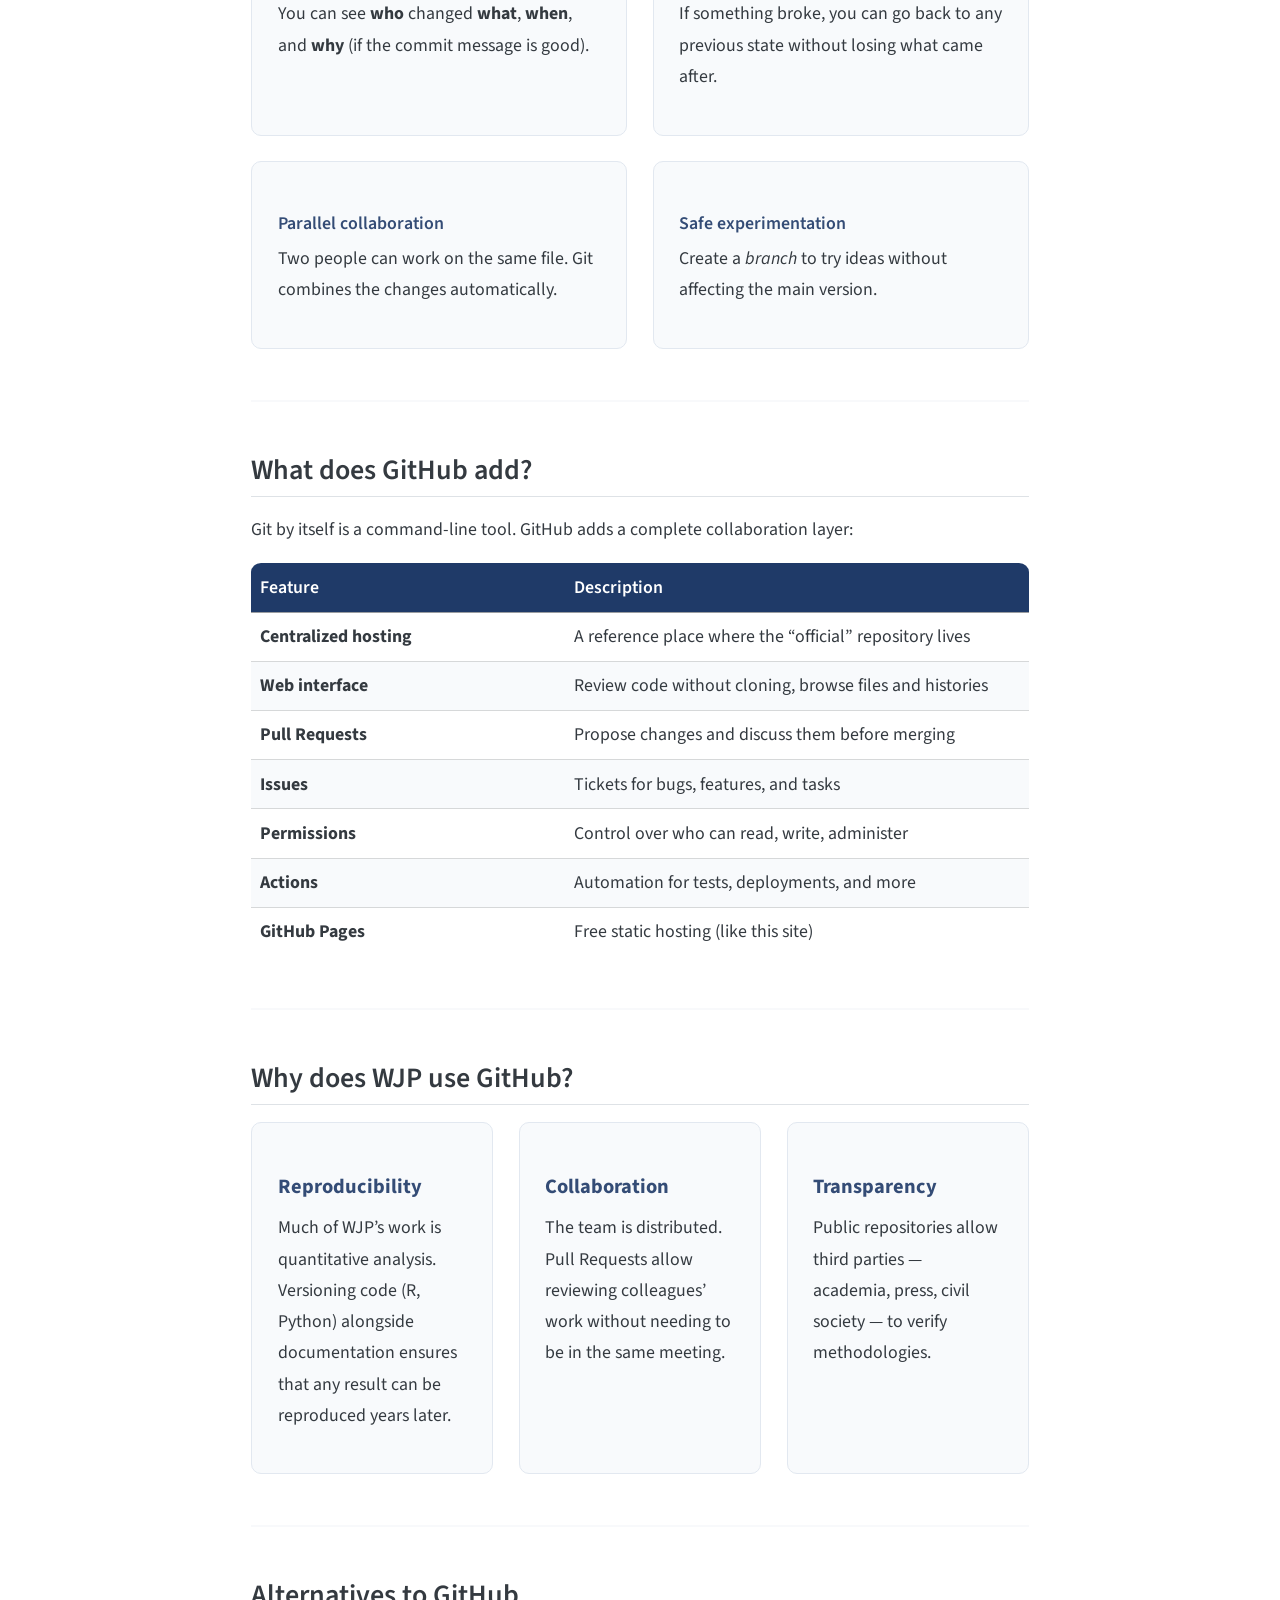
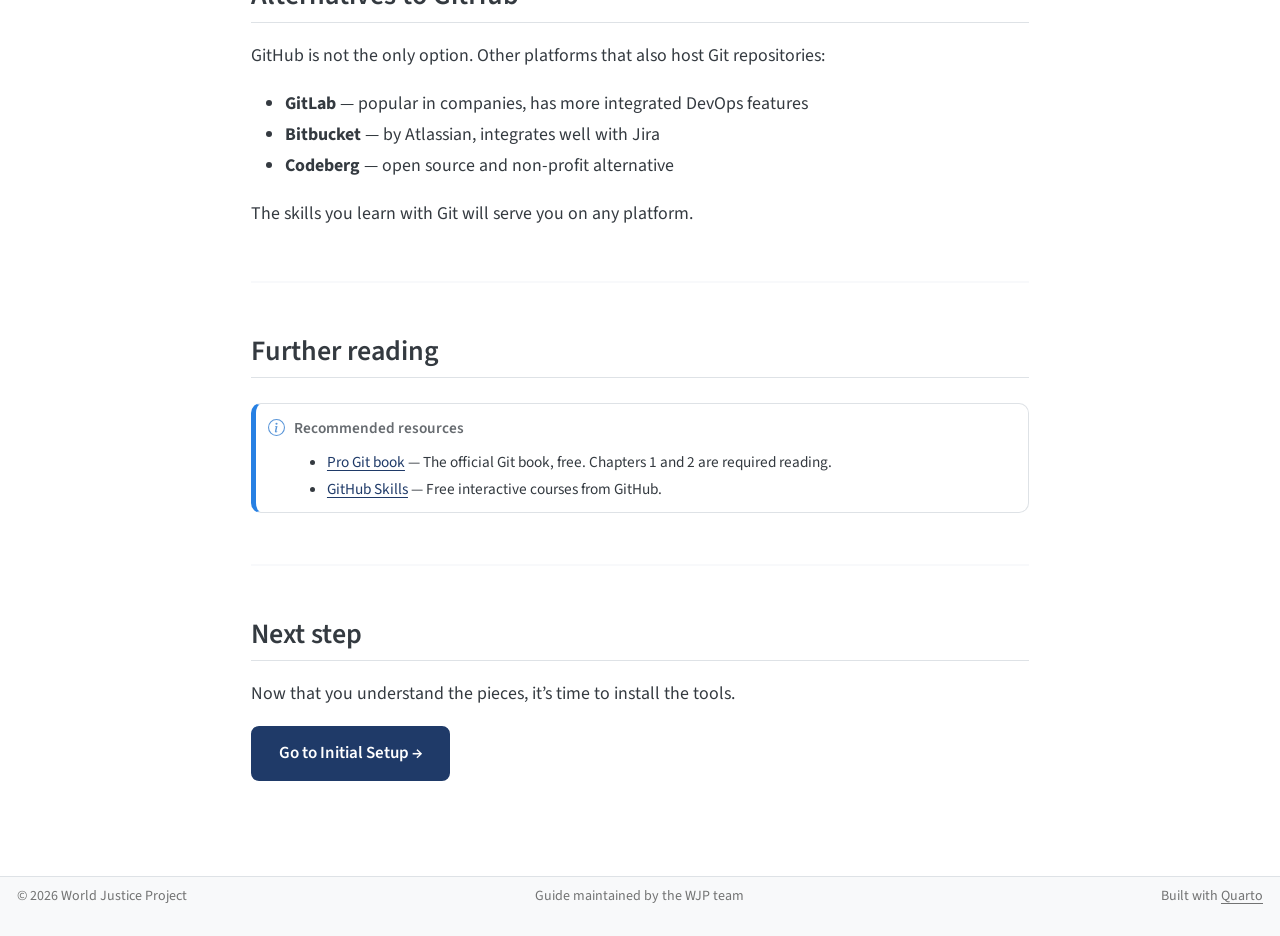
<file: guia/01-conceptos.html>
<!DOCTYPE html>
<html xmlns="http://www.w3.org/1999/xhtml" lang="en" xml:lang="en"><head>

<meta charset="utf-8">
<meta name="generator" content="quarto-1.9.37">

<meta name="viewport" content="width=device-width, initial-scale=1.0, user-scalable=yes">


<title>Basic Concepts – GitHub Guide — WJP</title>
<style>
/* Default styles provided by pandoc.
** See https://pandoc.org/MANUAL.html#variables-for-html for config info.
*/
code{white-space: pre-wrap;}
span.smallcaps{font-variant: small-caps;}
div.columns{display: flex; gap: min(4vw, 1.5em);}
div.column{flex: auto; overflow-x: auto;}
div.hanging-indent{margin-left: 1.5em; text-indent: -1.5em;}
ul.task-list{list-style: none;}
ul.task-list li input[type="checkbox"] {
  width: 0.8em;
  margin: 0 0.8em 0.2em -1em; /* quarto-specific, see https://github.com/quarto-dev/quarto-cli/issues/4556 */ 
  vertical-align: middle;
}
</style>


<script src="../site_libs/quarto-nav/quarto-nav.js"></script>
<script src="../site_libs/clipboard/clipboard.min.js"></script>
<script src="../site_libs/quarto-search/autocomplete.umd.js"></script>
<script src="../site_libs/quarto-search/fuse.min.js"></script>
<script src="../site_libs/quarto-search/quarto-search.js"></script>
<meta name="quarto:offset" content="../">
<script src="../site_libs/quarto-html/quarto.js" type="module"></script>
<script src="../site_libs/quarto-html/tabsets/tabsets.js" type="module"></script>
<script src="../site_libs/quarto-html/popper.min.js"></script>
<script src="../site_libs/quarto-html/tippy.umd.min.js"></script>
<script src="../site_libs/quarto-html/anchor.min.js"></script>
<link href="../site_libs/quarto-html/tippy.css" rel="stylesheet">
<link href="../site_libs/quarto-html/quarto-syntax-highlighting-7f8f88aac4f3542376d5c11b86a4c14d.css" rel="stylesheet" class="quarto-color-scheme" id="quarto-text-highlighting-styles">
<link href="../site_libs/quarto-html/quarto-syntax-highlighting-dark-d0ae9245876894da5ac7e18953ecc5cc.css" rel="stylesheet" class="quarto-color-scheme quarto-color-alternate" id="quarto-text-highlighting-styles">
<link href="../site_libs/quarto-html/quarto-syntax-highlighting-7f8f88aac4f3542376d5c11b86a4c14d.css" rel="stylesheet" class="quarto-color-scheme-extra" id="quarto-text-highlighting-styles">
<script src="../site_libs/bootstrap/bootstrap.min.js"></script>
<link href="../site_libs/bootstrap/bootstrap-icons.css" rel="stylesheet">
<link href="../site_libs/bootstrap/bootstrap-4144413284b37ba90927226e35e28b22.min.css" rel="stylesheet" append-hash="true" class="quarto-color-scheme" id="quarto-bootstrap" data-mode="light">
<link href="../site_libs/bootstrap/bootstrap-dark-10b26700b7f34ee576a500545b72e630.min.css" rel="stylesheet" append-hash="true" class="quarto-color-scheme quarto-color-alternate" id="quarto-bootstrap" data-mode="light">
<link href="../site_libs/bootstrap/bootstrap-4144413284b37ba90927226e35e28b22.min.css" rel="stylesheet" append-hash="true" class="quarto-color-scheme-extra" id="quarto-bootstrap" data-mode="light">
<script id="quarto-search-options" type="application/json">{
  "location": "navbar",
  "copy-button": false,
  "collapse-after": 3,
  "panel-placement": "end",
  "type": "overlay",
  "limit": 50,
  "keyboard-shortcut": [
    "f",
    "/",
    "s"
  ],
  "language": {
    "search-no-results-text": "No results",
    "search-matching-documents-text": "matching documents",
    "search-copy-link-title": "Copy link to search",
    "search-hide-matches-text": "Hide additional matches",
    "search-more-match-text": "more match in this document",
    "search-more-matches-text": "more matches in this document",
    "search-clear-button-title": "Clear",
    "search-text-placeholder": "",
    "search-detached-cancel-button-title": "Cancel",
    "search-submit-button-title": "Submit",
    "search-label": "Search"
  }
}</script>
<style>html{ scroll-behavior: smooth; }</style>


</head>

<body class="nav-sidebar docked nav-fixed quarto-light"><script id="quarto-html-before-body" type="application/javascript">
    const toggleBodyColorMode = (bsSheetEl) => {
      const mode = bsSheetEl.getAttribute("data-mode");
      const bodyEl = window.document.querySelector("body");
      if (mode === "dark") {
        bodyEl.classList.add("quarto-dark");
        bodyEl.classList.remove("quarto-light");
      } else {
        bodyEl.classList.add("quarto-light");
        bodyEl.classList.remove("quarto-dark");
      }
    }
    const toggleBodyColorPrimary = () => {
      const bsSheetEl = window.document.querySelector("link#quarto-bootstrap:not([rel=disabled-stylesheet])");
      if (bsSheetEl) {
        toggleBodyColorMode(bsSheetEl);
      }
    }
    const setColorSchemeToggle = (alternate) => {
      const toggles = window.document.querySelectorAll('.quarto-color-scheme-toggle');
      for (let i=0; i < toggles.length; i++) {
        const toggle = toggles[i];
        if (toggle) {
          if (alternate) {
            toggle.classList.add("alternate");
          } else {
            toggle.classList.remove("alternate");
          }
        }
      }
    };
    const toggleColorMode = (alternate) => {
      // Switch the stylesheets
      const primaryStylesheets = window.document.querySelectorAll('link.quarto-color-scheme:not(.quarto-color-alternate)');
      const alternateStylesheets = window.document.querySelectorAll('link.quarto-color-scheme.quarto-color-alternate');
      manageTransitions('#quarto-margin-sidebar .nav-link', false);
      if (alternate) {
        // note: dark is layered on light, we don't disable primary!
        enableStylesheet(alternateStylesheets);
        for (const sheetNode of alternateStylesheets) {
          if (sheetNode.id === "quarto-bootstrap") {
            toggleBodyColorMode(sheetNode);
          }
        }
      } else {
        disableStylesheet(alternateStylesheets);
        enableStylesheet(primaryStylesheets)
        toggleBodyColorPrimary();
      }
      manageTransitions('#quarto-margin-sidebar .nav-link', true);
      // Switch the toggles
      setColorSchemeToggle(alternate)
      // Hack to workaround the fact that safari doesn't
      // properly recolor the scrollbar when toggling (#1455)
      if (navigator.userAgent.indexOf('Safari') > 0 && navigator.userAgent.indexOf('Chrome') == -1) {
        manageTransitions("body", false);
        window.scrollTo(0, 1);
        setTimeout(() => {
          window.scrollTo(0, 0);
          manageTransitions("body", true);
        }, 40);
      }
    }
    const disableStylesheet = (stylesheets) => {
      for (let i=0; i < stylesheets.length; i++) {
        const stylesheet = stylesheets[i];
        stylesheet.rel = 'disabled-stylesheet';
      }
    }
    const enableStylesheet = (stylesheets) => {
      for (let i=0; i < stylesheets.length; i++) {
        const stylesheet = stylesheets[i];
        if(stylesheet.rel !== 'stylesheet') { // for Chrome, which will still FOUC without this check
          stylesheet.rel = 'stylesheet';
        }
      }
    }
    const manageTransitions = (selector, allowTransitions) => {
      const els = window.document.querySelectorAll(selector);
      for (let i=0; i < els.length; i++) {
        const el = els[i];
        if (allowTransitions) {
          el.classList.remove('notransition');
        } else {
          el.classList.add('notransition');
        }
      }
    }
    const isFileUrl = () => {
      return window.location.protocol === 'file:';
    }
    const hasAlternateSentinel = () => {
      let styleSentinel = getColorSchemeSentinel();
      if (styleSentinel !== null) {
        return styleSentinel === "alternate";
      } else {
        return false;
      }
    }
    const setStyleSentinel = (alternate) => {
      const value = alternate ? "alternate" : "default";
      if (!isFileUrl()) {
        window.localStorage.setItem("quarto-color-scheme", value);
      } else {
        localAlternateSentinel = value;
      }
    }
    const getColorSchemeSentinel = () => {
      if (!isFileUrl()) {
        const storageValue = window.localStorage.getItem("quarto-color-scheme");
        return storageValue != null ? storageValue : localAlternateSentinel;
      } else {
        return localAlternateSentinel;
      }
    }
    const toggleGiscusIfUsed = (isAlternate, darkModeDefault) => {
      const baseTheme = document.querySelector('#giscus-base-theme')?.value ?? 'light';
      const alternateTheme = document.querySelector('#giscus-alt-theme')?.value ?? 'dark';
      let newTheme = '';
      if(authorPrefersDark) {
        newTheme = isAlternate ? baseTheme : alternateTheme;
      } else {
        newTheme = isAlternate ? alternateTheme : baseTheme;
      }
      const changeGiscusTheme = () => {
        // From: https://github.com/giscus/giscus/issues/336
        const sendMessage = (message) => {
          const iframe = document.querySelector('iframe.giscus-frame');
          if (!iframe) return;
          iframe.contentWindow.postMessage({ giscus: message }, 'https://giscus.app');
        }
        sendMessage({
          setConfig: {
            theme: newTheme
          }
        });
      }
      const isGiscussLoaded = window.document.querySelector('iframe.giscus-frame') !== null;
      if (isGiscussLoaded) {
        changeGiscusTheme();
      }
    };
    const authorPrefersDark = false;
    const darkModeDefault = authorPrefersDark;
      document.querySelector('link#quarto-text-highlighting-styles.quarto-color-scheme-extra').rel = 'disabled-stylesheet';
      document.querySelector('link#quarto-bootstrap.quarto-color-scheme-extra').rel = 'disabled-stylesheet';
    let localAlternateSentinel = darkModeDefault ? 'alternate' : 'default';
    // Dark / light mode switch
    window.quartoToggleColorScheme = () => {
      // Read the current dark / light value
      let toAlternate = !hasAlternateSentinel();
      toggleColorMode(toAlternate);
      setStyleSentinel(toAlternate);
      toggleGiscusIfUsed(toAlternate, darkModeDefault);
      window.dispatchEvent(new Event('resize'));
    };
    // Switch to dark mode if need be
    if (hasAlternateSentinel()) {
      toggleColorMode(true);
    } else {
      toggleColorMode(false);
    }
  </script>

<div id="quarto-search-results"></div>
  <header id="quarto-header" class="headroom fixed-top">
    <nav class="navbar navbar-expand-lg " data-bs-theme="dark">
      <div class="navbar-container container-fluid">
      <div class="navbar-brand-container mx-auto">
    <a class="navbar-brand" href="../index.html">
    <span class="navbar-title">GitHub Guide — WJP</span>
    </a>
  </div>
            <div id="quarto-search" class="" title="Search"></div>
          <button class="navbar-toggler" type="button" data-bs-toggle="collapse" data-bs-target="#navbarCollapse" aria-controls="navbarCollapse" role="menu" aria-expanded="false" aria-label="Toggle navigation" onclick="if (window.quartoToggleHeadroom) { window.quartoToggleHeadroom(); }">
  <span class="navbar-toggler-icon"></span>
</button>
          <div class="collapse navbar-collapse" id="navbarCollapse">
            <ul class="navbar-nav navbar-nav-scroll me-auto">
  <li class="nav-item">
    <a class="nav-link" href="../index.html"> 
<span class="menu-text">Home</span></a>
  </li>  
  <li class="nav-item">
    <a class="nav-link active" href="../guia/index.html" aria-current="page"> 
<span class="menu-text">Guide</span></a>
  </li>  
  <li class="nav-item">
    <a class="nav-link" href="../blog/index.html"> 
<span class="menu-text">Blog</span></a>
  </li>  
  <li class="nav-item">
    <a class="nav-link" href="../about.html"> 
<span class="menu-text">About</span></a>
  </li>  
</ul>
            <ul class="navbar-nav navbar-nav-scroll ms-auto">
  <li class="nav-item compact">
    <a class="nav-link" href="https://github.com/aspardog/wjp-github-guide"> <i class="bi bi-github" role="img" aria-label="GitHub Repository">
</i> 
<span class="menu-text"></span></a>
  </li>  
</ul>
          </div> <!-- /navcollapse -->
            <div class="quarto-navbar-tools">
  <a href="" class="quarto-color-scheme-toggle quarto-navigation-tool  px-1" onclick="window.quartoToggleColorScheme(); return false;" title="Toggle dark mode"><i class="bi"></i></a>
</div>
      </div> <!-- /container-fluid -->
    </nav>
  <nav class="quarto-secondary-nav">
    <div class="container-fluid d-flex">
      <button type="button" class="quarto-btn-toggle btn" data-bs-toggle="collapse" role="button" data-bs-target=".quarto-sidebar-collapse-item" aria-controls="quarto-sidebar" aria-expanded="false" aria-label="Toggle sidebar navigation" onclick="if (window.quartoToggleHeadroom) { window.quartoToggleHeadroom(); }">
        <i class="bi bi-layout-text-sidebar-reverse"></i>
      </button>
        <nav class="quarto-page-breadcrumbs" aria-label="breadcrumb"><ol class="breadcrumb"><li class="breadcrumb-item"><a href="../guia/01-conceptos.html">Fundamentals</a></li><li class="breadcrumb-item"><a href="../guia/01-conceptos.html">Basic Concepts</a></li></ol></nav>
        <a class="flex-grow-1" role="navigation" data-bs-toggle="collapse" data-bs-target=".quarto-sidebar-collapse-item" aria-controls="quarto-sidebar" aria-expanded="false" aria-label="Toggle sidebar navigation" onclick="if (window.quartoToggleHeadroom) { window.quartoToggleHeadroom(); }">      
        </a>
    </div>
  </nav>
</header>
<!-- content -->
<div id="quarto-content" class="quarto-container page-columns page-rows-contents page-layout-article page-navbar">
<!-- sidebar -->
  <nav id="quarto-sidebar" class="sidebar collapse collapse-horizontal quarto-sidebar-collapse-item sidebar-navigation docked overflow-auto">
    <div class="sidebar-menu-container"> 
    <ul class="list-unstyled mt-1">
        <li class="sidebar-item">
  <div class="sidebar-item-container"> 
  <a href="../guia/index.html" class="sidebar-item-text sidebar-link">
 <span class="menu-text">Guide: Index</span></a>
  </div>
</li>
        <li class="sidebar-item sidebar-item-section">
      <div class="sidebar-item-container"> 
            <a class="sidebar-item-text sidebar-link text-start" data-bs-toggle="collapse" data-bs-target="#quarto-sidebar-section-1" role="navigation" aria-expanded="true">
 <span class="menu-text">Fundamentals</span></a>
          <a class="sidebar-item-toggle text-start" data-bs-toggle="collapse" data-bs-target="#quarto-sidebar-section-1" role="navigation" aria-expanded="true" aria-label="Toggle section">
            <i class="bi bi-chevron-right ms-2"></i>
          </a> 
      </div>
      <ul id="quarto-sidebar-section-1" class="collapse list-unstyled sidebar-section depth1 show">  
          <li class="sidebar-item">
  <div class="sidebar-item-container"> 
  <a href="../guia/01-conceptos.html" class="sidebar-item-text sidebar-link active">
 <span class="menu-text">Basic Concepts</span></a>
  </div>
</li>
          <li class="sidebar-item">
  <div class="sidebar-item-container"> 
  <a href="../guia/02-setup.html" class="sidebar-item-text sidebar-link">
 <span class="menu-text">Initial Setup</span></a>
  </div>
</li>
          <li class="sidebar-item">
  <div class="sidebar-item-container"> 
  <a href="../guia/03-clonar.html" class="sidebar-item-text sidebar-link">
 <span class="menu-text">Cloning a Repository</span></a>
  </div>
</li>
      </ul>
  </li>
    </ul>
    </div>
</nav>
<div id="quarto-sidebar-glass" class="quarto-sidebar-collapse-item" data-bs-toggle="collapse" data-bs-target=".quarto-sidebar-collapse-item"></div>
<!-- margin-sidebar -->
    <div id="quarto-margin-sidebar" class="sidebar margin-sidebar">
        <nav id="TOC" role="doc-toc" class="toc-active">
    <h2 id="toc-title">On this page</h2>
   
  <ul>
  <li><a href="#git-and-github-are-not-the-same-thing" id="toc-git-and-github-are-not-the-same-thing" class="nav-link active" data-scroll-target="#git-and-github-are-not-the-same-thing">Git and GitHub are not the same thing</a></li>
  <li><a href="#what-problem-does-git-solve" id="toc-what-problem-does-git-solve" class="nav-link" data-scroll-target="#what-problem-does-git-solve">What problem does Git solve?</a>
  <ul class="collapse">
  <li><a href="#concrete-benefits" id="toc-concrete-benefits" class="nav-link" data-scroll-target="#concrete-benefits">Concrete benefits</a></li>
  </ul></li>
  <li><a href="#what-does-github-add" id="toc-what-does-github-add" class="nav-link" data-scroll-target="#what-does-github-add">What does GitHub add?</a></li>
  <li><a href="#why-does-wjp-use-github" id="toc-why-does-wjp-use-github" class="nav-link" data-scroll-target="#why-does-wjp-use-github">Why does WJP use GitHub?</a></li>
  <li><a href="#alternatives-to-github" id="toc-alternatives-to-github" class="nav-link" data-scroll-target="#alternatives-to-github">Alternatives to GitHub</a></li>
  <li><a href="#further-reading" id="toc-further-reading" class="nav-link" data-scroll-target="#further-reading">Further reading</a></li>
  <li><a href="#next-step" id="toc-next-step" class="nav-link" data-scroll-target="#next-step">Next step</a></li>
  </ul>
<div class="toc-actions"><ul><li><a href="https://github.com/aspardog/wjp-github-guide/edit/main/guia/01-conceptos.qmd" class="toc-action"><i class="bi bi-github"></i>Edit this page</a></li><li><a href="https://github.com/aspardog/wjp-github-guide/issues/new" class="toc-action"><i class="bi empty"></i>Report an issue</a></li></ul></div></nav>
    </div>
<!-- main -->
<main class="content" id="quarto-document-content">


<header id="title-block-header" class="quarto-title-block default"><nav class="quarto-page-breadcrumbs quarto-title-breadcrumbs d-none d-lg-block" aria-label="breadcrumb"><ol class="breadcrumb"><li class="breadcrumb-item"><a href="../guia/01-conceptos.html">Fundamentals</a></li><li class="breadcrumb-item"><a href="../guia/01-conceptos.html">Basic Concepts</a></li></ol></nav>
<div class="quarto-title">
<h1 class="title">Basic Concepts</h1>
<p class="subtitle lead">What is Git, what is GitHub, and why the distinction matters</p>
</div>



<div class="quarto-title-meta">

    
  
    
  </div>
  


</header>


<div class="callout callout-style-simple callout-note callout-titled">
<div class="callout-header d-flex align-content-center">
<div class="callout-icon-container">
<i class="callout-icon"></i>
</div>
<div class="callout-title-container flex-fill">
<span class="screen-reader-only">Note</span>Before you start
</div>
</div>
<div class="callout-body-container callout-body">
<p>This section is conceptual. You don’t need to install anything yet — just understand the pieces we’re going to use.</p>
</div>
</div>
<section id="git-and-github-are-not-the-same-thing" class="level2">
<h2 class="anchored" data-anchor-id="git-and-github-are-not-the-same-thing">Git and GitHub are not the same thing</h2>
<p>Many people confuse these terms. Understanding the difference prevents conceptual errors later on.</p>
<div class="grid">
<section id="git" class="level3 g-col-12 g-col-md-6">
<h3 class="anchored" data-anchor-id="git">Git</h3>
<p><strong>Distributed version control system</strong></p>
<ul>
<li>Program that runs on your computer</li>
<li>Records the history of changes to files</li>
<li>Created by Linus Torvalds in 2005</li>
<li>Works <strong>completely offline</strong></li>
<li>Doesn’t need servers or internet</li>
</ul>
</section>
<section id="github" class="level3 g-col-12 g-col-md-6">
<h3 class="anchored" data-anchor-id="github">GitHub</h3>
<p><strong>Repository hosting platform</strong></p>
<ul>
<li>Web service owned by Microsoft</li>
<li>Visual interface for Git repositories</li>
<li>Pull requests, issues, permissions</li>
<li>Automation with GitHub Actions</li>
<li>Team collaboration</li>
</ul>
</section>
</div>
<div class="callout callout-style-default callout-tip callout-titled">
<div class="callout-header d-flex align-content-center">
<div class="callout-icon-container">
<i class="callout-icon"></i>
</div>
<div class="callout-title-container flex-fill">
<span class="screen-reader-only">Tip</span>Useful analogy
</div>
</div>
<div class="callout-body-container callout-body">
<p><strong>Git</strong> is like Microsoft Word — it lets you write and save versions without internet.</p>
<p><strong>GitHub</strong> is like Google Drive — it lets you share, comment, and collaborate with others.</p>
<p>You can use Word without Drive. You can use Git without GitHub.</p>
</div>
</div>
<hr>
</section>
<section id="what-problem-does-git-solve" class="level2">
<h2 class="anchored" data-anchor-id="what-problem-does-git-solve">What problem does Git solve?</h2>
<p>Before Git, collaborating on files looked something like this:</p>
<pre><code>final_project.docx
final_project_v2.docx
final_project_v2_corrected.docx
final_project_v2_corrected_john.docx
final_project_FINAL.docx
final_project_FINAL_THIS_ONE.docx</code></pre>
<p>Git solves this by recording each change as a <strong>commit</strong> — a “snapshot” of the project’s state at a given moment, with author, date, and message.</p>
<section id="concrete-benefits" class="level3">
<h3 class="anchored" data-anchor-id="concrete-benefits">Concrete benefits</h3>
<div class="grid">
<section id="traceability" class="level4 g-col-12 g-col-md-6">
<h4 class="anchored" data-anchor-id="traceability">Traceability</h4>
<p>You can see <strong>who</strong> changed <strong>what</strong>, <strong>when</strong>, and <strong>why</strong> (if the commit message is good).</p>
</section>
<section id="reversibility" class="level4 g-col-12 g-col-md-6">
<h4 class="anchored" data-anchor-id="reversibility">Reversibility</h4>
<p>If something broke, you can go back to any previous state without losing what came after.</p>
</section>
<section id="parallel-collaboration" class="level4 g-col-12 g-col-md-6">
<h4 class="anchored" data-anchor-id="parallel-collaboration">Parallel collaboration</h4>
<p>Two people can work on the same file. Git combines the changes automatically.</p>
</section>
<section id="safe-experimentation" class="level4 g-col-12 g-col-md-6">
<h4 class="anchored" data-anchor-id="safe-experimentation">Safe experimentation</h4>
<p>Create a <em>branch</em> to try ideas without affecting the main version.</p>
</section>
</div>
<hr>
</section>
</section>
<section id="what-does-github-add" class="level2">
<h2 class="anchored" data-anchor-id="what-does-github-add">What does GitHub add?</h2>
<p>Git by itself is a command-line tool. GitHub adds a complete collaboration layer:</p>
<table class="caption-top table">
<colgroup>
<col style="width: 40%">
<col style="width: 59%">
</colgroup>
<thead>
<tr class="header">
<th>Feature</th>
<th>Description</th>
</tr>
</thead>
<tbody>
<tr class="odd">
<td><strong>Centralized hosting</strong></td>
<td>A reference place where the “official” repository lives</td>
</tr>
<tr class="even">
<td><strong>Web interface</strong></td>
<td>Review code without cloning, browse files and histories</td>
</tr>
<tr class="odd">
<td><strong>Pull Requests</strong></td>
<td>Propose changes and discuss them before merging</td>
</tr>
<tr class="even">
<td><strong>Issues</strong></td>
<td>Tickets for bugs, features, and tasks</td>
</tr>
<tr class="odd">
<td><strong>Permissions</strong></td>
<td>Control over who can read, write, administer</td>
</tr>
<tr class="even">
<td><strong>Actions</strong></td>
<td>Automation for tests, deployments, and more</td>
</tr>
<tr class="odd">
<td><strong>GitHub Pages</strong></td>
<td>Free static hosting (like this site)</td>
</tr>
</tbody>
</table>
<hr>
</section>
<section id="why-does-wjp-use-github" class="level2">
<h2 class="anchored" data-anchor-id="why-does-wjp-use-github">Why does WJP use GitHub?</h2>
<div class="grid">
<section id="reproducibility" class="level3 g-col-12 g-col-md-4">
<h3 class="anchored" data-anchor-id="reproducibility">Reproducibility</h3>
<p>Much of WJP’s work is quantitative analysis. Versioning code (R, Python) alongside documentation ensures that any result can be reproduced years later.</p>
</section>
<section id="collaboration" class="level3 g-col-12 g-col-md-4">
<h3 class="anchored" data-anchor-id="collaboration">Collaboration</h3>
<p>The team is distributed. Pull Requests allow reviewing colleagues’ work without needing to be in the same meeting.</p>
</section>
<section id="transparency" class="level3 g-col-12 g-col-md-4">
<h3 class="anchored" data-anchor-id="transparency">Transparency</h3>
<p>Public repositories allow third parties — academia, press, civil society — to verify methodologies.</p>
</section>
</div>
<hr>
</section>
<section id="alternatives-to-github" class="level2">
<h2 class="anchored" data-anchor-id="alternatives-to-github">Alternatives to GitHub</h2>
<p>GitHub is not the only option. Other platforms that also host Git repositories:</p>
<ul>
<li><strong>GitLab</strong> — popular in companies, has more integrated DevOps features</li>
<li><strong>Bitbucket</strong> — by Atlassian, integrates well with Jira</li>
<li><strong>Codeberg</strong> — open source and non-profit alternative</li>
</ul>
<p>The skills you learn with Git will serve you on any platform.</p>
<hr>
</section>
<section id="further-reading" class="level2">
<h2 class="anchored" data-anchor-id="further-reading">Further reading</h2>
<div class="callout callout-style-simple callout-note callout-titled">
<div class="callout-header d-flex align-content-center">
<div class="callout-icon-container">
<i class="callout-icon"></i>
</div>
<div class="callout-title-container flex-fill">
<span class="screen-reader-only">Note</span>Recommended resources
</div>
</div>
<div class="callout-body-container callout-body">
<ul>
<li><a href="https://git-scm.com/book/en/v2">Pro Git book</a> — The official Git book, free. Chapters 1 and 2 are required reading.</li>
<li><a href="https://skills.github.com/">GitHub Skills</a> — Free interactive courses from GitHub.</li>
</ul>
</div>
</div>
<hr>
</section>
<section id="next-step" class="level2">
<h2 class="anchored" data-anchor-id="next-step">Next step</h2>
<p>Now that you understand the pieces, it’s time to install the tools.</p>
<p><a href="../guia/02-setup.html" class="btn btn-primary">Go to Initial Setup →</a></p>


</section>

</main> <!-- /main -->
<script id="quarto-html-after-body" type="application/javascript">
  window.document.addEventListener("DOMContentLoaded", function (event) {
    // Ensure there is a toggle, if there isn't float one in the top right
    if (window.document.querySelector('.quarto-color-scheme-toggle') === null) {
      const a = window.document.createElement('a');
      a.classList.add('top-right');
      a.classList.add('quarto-color-scheme-toggle');
      a.href = "";
      a.onclick = function() { try { window.quartoToggleColorScheme(); } catch {} return false; };
      const i = window.document.createElement("i");
      i.classList.add('bi');
      a.appendChild(i);
      window.document.body.appendChild(a);
    }
    setColorSchemeToggle(hasAlternateSentinel())
    const icon = "";
    const anchorJS = new window.AnchorJS();
    anchorJS.options = {
      placement: 'right',
      icon: icon
    };
    anchorJS.add('.anchored');
    const isCodeAnnotation = (el) => {
      for (const clz of el.classList) {
        if (clz.startsWith('code-annotation-')) {                     
          return true;
        }
      }
      return false;
    }
    const onCopySuccess = function(e) {
      // button target
      const button = e.trigger;
      // don't keep focus
      button.blur();
      // flash "checked"
      button.classList.add('code-copy-button-checked');
      var currentTitle = button.getAttribute("title");
      button.setAttribute("title", "Copied!");
      let tooltip;
      if (window.bootstrap) {
        button.setAttribute("data-bs-toggle", "tooltip");
        button.setAttribute("data-bs-placement", "left");
        button.setAttribute("data-bs-title", "Copied!");
        tooltip = new bootstrap.Tooltip(button, 
          { trigger: "manual", 
            customClass: "code-copy-button-tooltip",
            offset: [0, -8]});
        tooltip.show();    
      }
      setTimeout(function() {
        if (tooltip) {
          tooltip.hide();
          button.removeAttribute("data-bs-title");
          button.removeAttribute("data-bs-toggle");
          button.removeAttribute("data-bs-placement");
        }
        button.setAttribute("title", currentTitle);
        button.classList.remove('code-copy-button-checked');
      }, 1000);
      // clear code selection
      e.clearSelection();
    }
    const getTextToCopy = function(trigger) {
      const outerScaffold = trigger.parentElement.cloneNode(true);
      const codeEl = outerScaffold.querySelector('code');
      for (const childEl of codeEl.children) {
        if (isCodeAnnotation(childEl)) {
          childEl.remove();
        }
      }
      return codeEl.innerText;
    }
    const clipboard = new window.ClipboardJS('.code-copy-button:not([data-in-quarto-modal])', {
      text: getTextToCopy
    });
    clipboard.on('success', onCopySuccess);
    if (window.document.getElementById('quarto-embedded-source-code-modal')) {
      const clipboardModal = new window.ClipboardJS('.code-copy-button[data-in-quarto-modal]', {
        text: getTextToCopy,
        container: window.document.getElementById('quarto-embedded-source-code-modal')
      });
      clipboardModal.on('success', onCopySuccess);
    }
      var localhostRegex = new RegExp(/^(?:http|https):\/\/localhost\:?[0-9]*\//);
      var mailtoRegex = new RegExp(/^mailto:/);
        var filterRegex = new RegExp("https:\/\/aspardog\.github\.io\/wjp-github-guide\/");
      var isInternal = (href) => {
          return filterRegex.test(href) || localhostRegex.test(href) || mailtoRegex.test(href);
      }
      // Inspect non-navigation links and adorn them if external
     var links = window.document.querySelectorAll('a[href]:not(.nav-link):not(.navbar-brand):not(.toc-action):not(.sidebar-link):not(.sidebar-item-toggle):not(.pagination-link):not(.no-external):not([aria-hidden]):not(.dropdown-item):not(.quarto-navigation-tool):not(.about-link)');
      for (var i=0; i<links.length; i++) {
        const link = links[i];
        if (!isInternal(link.href)) {
          // undo the damage that might have been done by quarto-nav.js in the case of
          // links that we want to consider external
          if (link.dataset.originalHref !== undefined) {
            link.href = link.dataset.originalHref;
          }
        }
      }
    function tippyHover(el, contentFn, onTriggerFn, onUntriggerFn) {
      const config = {
        allowHTML: true,
        maxWidth: 500,
        delay: 100,
        arrow: false,
        appendTo: function(el) {
            return el.parentElement;
        },
        interactive: true,
        interactiveBorder: 10,
        theme: 'quarto',
        placement: 'bottom-start',
      };
      if (contentFn) {
        config.content = contentFn;
      }
      if (onTriggerFn) {
        config.onTrigger = onTriggerFn;
      }
      if (onUntriggerFn) {
        config.onUntrigger = onUntriggerFn;
      }
      window.tippy(el, config); 
    }
    const noterefs = window.document.querySelectorAll('a[role="doc-noteref"]');
    for (var i=0; i<noterefs.length; i++) {
      const ref = noterefs[i];
      tippyHover(ref, function() {
        // use id or data attribute instead here
        let href = ref.getAttribute('data-footnote-href') || ref.getAttribute('href');
        try { href = new URL(href).hash; } catch {}
        const id = href.replace(/^#\/?/, "");
        const note = window.document.getElementById(id);
        if (note) {
          return note.innerHTML;
        } else {
          return "";
        }
      });
    }
    const xrefs = window.document.querySelectorAll('a.quarto-xref');
    const processXRef = (id, note) => {
      // Strip column container classes
      const stripColumnClz = (el) => {
        el.classList.remove("page-full", "page-columns");
        if (el.children) {
          for (const child of el.children) {
            stripColumnClz(child);
          }
        }
      }
      stripColumnClz(note)
      if (id === null || id.startsWith('sec-')) {
        // Special case sections, only their first couple elements
        const container = document.createElement("div");
        if (note.children && note.children.length > 2) {
          container.appendChild(note.children[0].cloneNode(true));
          for (let i = 1; i < note.children.length; i++) {
            const child = note.children[i];
            if (child.tagName === "P" && child.innerText === "") {
              continue;
            } else {
              container.appendChild(child.cloneNode(true));
              break;
            }
          }
          if (window.Quarto?.typesetMath) {
            window.Quarto.typesetMath(container);
          }
          return container.innerHTML
        } else {
          if (window.Quarto?.typesetMath) {
            window.Quarto.typesetMath(note);
          }
          return note.innerHTML;
        }
      } else {
        // Remove any anchor links if they are present
        const anchorLink = note.querySelector('a.anchorjs-link');
        if (anchorLink) {
          anchorLink.remove();
        }
        if (window.Quarto?.typesetMath) {
          window.Quarto.typesetMath(note);
        }
        if (note.classList.contains("callout")) {
          return note.outerHTML;
        } else {
          return note.innerHTML;
        }
      }
    }
    for (var i=0; i<xrefs.length; i++) {
      const xref = xrefs[i];
      tippyHover(xref, undefined, function(instance) {
        instance.disable();
        let url = xref.getAttribute('href');
        let hash = undefined; 
        if (url.startsWith('#')) {
          hash = url;
        } else {
          try { hash = new URL(url).hash; } catch {}
        }
        if (hash) {
          const id = hash.replace(/^#\/?/, "");
          const note = window.document.getElementById(id);
          if (note !== null) {
            try {
              const html = processXRef(id, note.cloneNode(true));
              instance.setContent(html);
            } finally {
              instance.enable();
              instance.show();
            }
          } else {
            // See if we can fetch this
            fetch(url.split('#')[0])
            .then(res => res.text())
            .then(html => {
              const parser = new DOMParser();
              const htmlDoc = parser.parseFromString(html, "text/html");
              const note = htmlDoc.getElementById(id);
              if (note !== null) {
                const html = processXRef(id, note);
                instance.setContent(html);
              } 
            }).finally(() => {
              instance.enable();
              instance.show();
            });
          }
        } else {
          // See if we can fetch a full url (with no hash to target)
          // This is a special case and we should probably do some content thinning / targeting
          fetch(url)
          .then(res => res.text())
          .then(html => {
            const parser = new DOMParser();
            const htmlDoc = parser.parseFromString(html, "text/html");
            const note = htmlDoc.querySelector('main.content');
            if (note !== null) {
              // This should only happen for chapter cross references
              // (since there is no id in the URL)
              // remove the first header
              if (note.children.length > 0 && note.children[0].tagName === "HEADER") {
                note.children[0].remove();
              }
              const html = processXRef(null, note);
              instance.setContent(html);
            } 
          }).finally(() => {
            instance.enable();
            instance.show();
          });
        }
      }, function(instance) {
      });
    }
        let selectedAnnoteEl;
        const selectorForAnnotation = ( cell, annotation) => {
          let cellAttr = 'data-code-cell="' + cell + '"';
          let lineAttr = 'data-code-annotation="' +  annotation + '"';
          const selector = 'span[' + cellAttr + '][' + lineAttr + ']';
          return selector;
        }
        const selectCodeLines = (annoteEl) => {
          const doc = window.document;
          const targetCell = annoteEl.getAttribute("data-target-cell");
          const targetAnnotation = annoteEl.getAttribute("data-target-annotation");
          const annoteSpan = window.document.querySelector(selectorForAnnotation(targetCell, targetAnnotation));
          const lines = annoteSpan.getAttribute("data-code-lines").split(",");
          const lineIds = lines.map((line) => {
            return targetCell + "-" + line;
          })
          let top = null;
          let height = null;
          let parent = null;
          if (lineIds.length > 0) {
              //compute the position of the single el (top and bottom and make a div)
              const el = window.document.getElementById(lineIds[0]);
              top = el.offsetTop;
              height = el.offsetHeight;
              parent = el.parentElement.parentElement;
            if (lineIds.length > 1) {
              const lastEl = window.document.getElementById(lineIds[lineIds.length - 1]);
              const bottom = lastEl.offsetTop + lastEl.offsetHeight;
              height = bottom - top;
            }
            if (top !== null && height !== null && parent !== null) {
              // cook up a div (if necessary) and position it 
              let div = window.document.getElementById("code-annotation-line-highlight");
              if (div === null) {
                div = window.document.createElement("div");
                div.setAttribute("id", "code-annotation-line-highlight");
                div.style.position = 'absolute';
                parent.appendChild(div);
              }
              div.style.top = top - 2 + "px";
              div.style.height = height + 4 + "px";
              div.style.left = 0;
              let gutterDiv = window.document.getElementById("code-annotation-line-highlight-gutter");
              if (gutterDiv === null) {
                gutterDiv = window.document.createElement("div");
                gutterDiv.setAttribute("id", "code-annotation-line-highlight-gutter");
                gutterDiv.style.position = 'absolute';
                const codeCell = window.document.getElementById(targetCell);
                const gutter = codeCell.querySelector('.code-annotation-gutter');
                gutter.appendChild(gutterDiv);
              }
              gutterDiv.style.top = top - 2 + "px";
              gutterDiv.style.height = height + 4 + "px";
            }
            selectedAnnoteEl = annoteEl;
          }
        };
        const unselectCodeLines = () => {
          const elementsIds = ["code-annotation-line-highlight", "code-annotation-line-highlight-gutter"];
          elementsIds.forEach((elId) => {
            const div = window.document.getElementById(elId);
            if (div) {
              div.remove();
            }
          });
          selectedAnnoteEl = undefined;
        };
          // Handle positioning of the toggle
      window.addEventListener(
        "resize",
        throttle(() => {
          elRect = undefined;
          if (selectedAnnoteEl) {
            selectCodeLines(selectedAnnoteEl);
          }
        }, 10)
      );
      function throttle(fn, ms) {
      let throttle = false;
      let timer;
        return (...args) => {
          if(!throttle) { // first call gets through
              fn.apply(this, args);
              throttle = true;
          } else { // all the others get throttled
              if(timer) clearTimeout(timer); // cancel #2
              timer = setTimeout(() => {
                fn.apply(this, args);
                timer = throttle = false;
              }, ms);
          }
        };
      }
        // Attach click handler to the DT
        const annoteDls = window.document.querySelectorAll('dt[data-target-cell]');
        for (const annoteDlNode of annoteDls) {
          annoteDlNode.addEventListener('click', (event) => {
            const clickedEl = event.target;
            if (clickedEl !== selectedAnnoteEl) {
              unselectCodeLines();
              const activeEl = window.document.querySelector('dt[data-target-cell].code-annotation-active');
              if (activeEl) {
                activeEl.classList.remove('code-annotation-active');
              }
              selectCodeLines(clickedEl);
              clickedEl.classList.add('code-annotation-active');
            } else {
              // Unselect the line
              unselectCodeLines();
              clickedEl.classList.remove('code-annotation-active');
            }
          });
        }
    const findCites = (el) => {
      const parentEl = el.parentElement;
      if (parentEl) {
        const cites = parentEl.dataset.cites;
        if (cites) {
          return {
            el,
            cites: cites.split(' ')
          };
        } else {
          return findCites(el.parentElement)
        }
      } else {
        return undefined;
      }
    };
    var bibliorefs = window.document.querySelectorAll('a[role="doc-biblioref"]');
    for (var i=0; i<bibliorefs.length; i++) {
      const ref = bibliorefs[i];
      const citeInfo = findCites(ref);
      if (citeInfo) {
        tippyHover(citeInfo.el, function() {
          var popup = window.document.createElement('div');
          citeInfo.cites.forEach(function(cite) {
            var citeDiv = window.document.createElement('div');
            citeDiv.classList.add('hanging-indent');
            citeDiv.classList.add('csl-entry');
            var biblioDiv = window.document.getElementById('ref-' + cite);
            if (biblioDiv) {
              citeDiv.innerHTML = biblioDiv.innerHTML;
            }
            popup.appendChild(citeDiv);
          });
          return popup.innerHTML;
        });
      }
    }
  });
  </script>
</div> <!-- /content -->
<footer class="footer">
  <div class="nav-footer">
    <div class="nav-footer-left">
<p>© 2026 World Justice Project</p>
</div>   
    <div class="nav-footer-center">
<p>Guide maintained by the WJP team</p>
<div class="toc-actions d-sm-block d-md-none"><ul><li><a href="https://github.com/aspardog/wjp-github-guide/edit/main/guia/01-conceptos.qmd" class="toc-action"><i class="bi bi-github"></i>Edit this page</a></li><li><a href="https://github.com/aspardog/wjp-github-guide/issues/new" class="toc-action"><i class="bi empty"></i>Report an issue</a></li></ul></div></div>
    <div class="nav-footer-right">
<p>Built with <a href="https://quarto.org">Quarto</a></p>
</div>
  </div>
</footer>




<script src="../site_libs/quarto-html/zenscroll-min.js"></script>
</body></html>
</file>
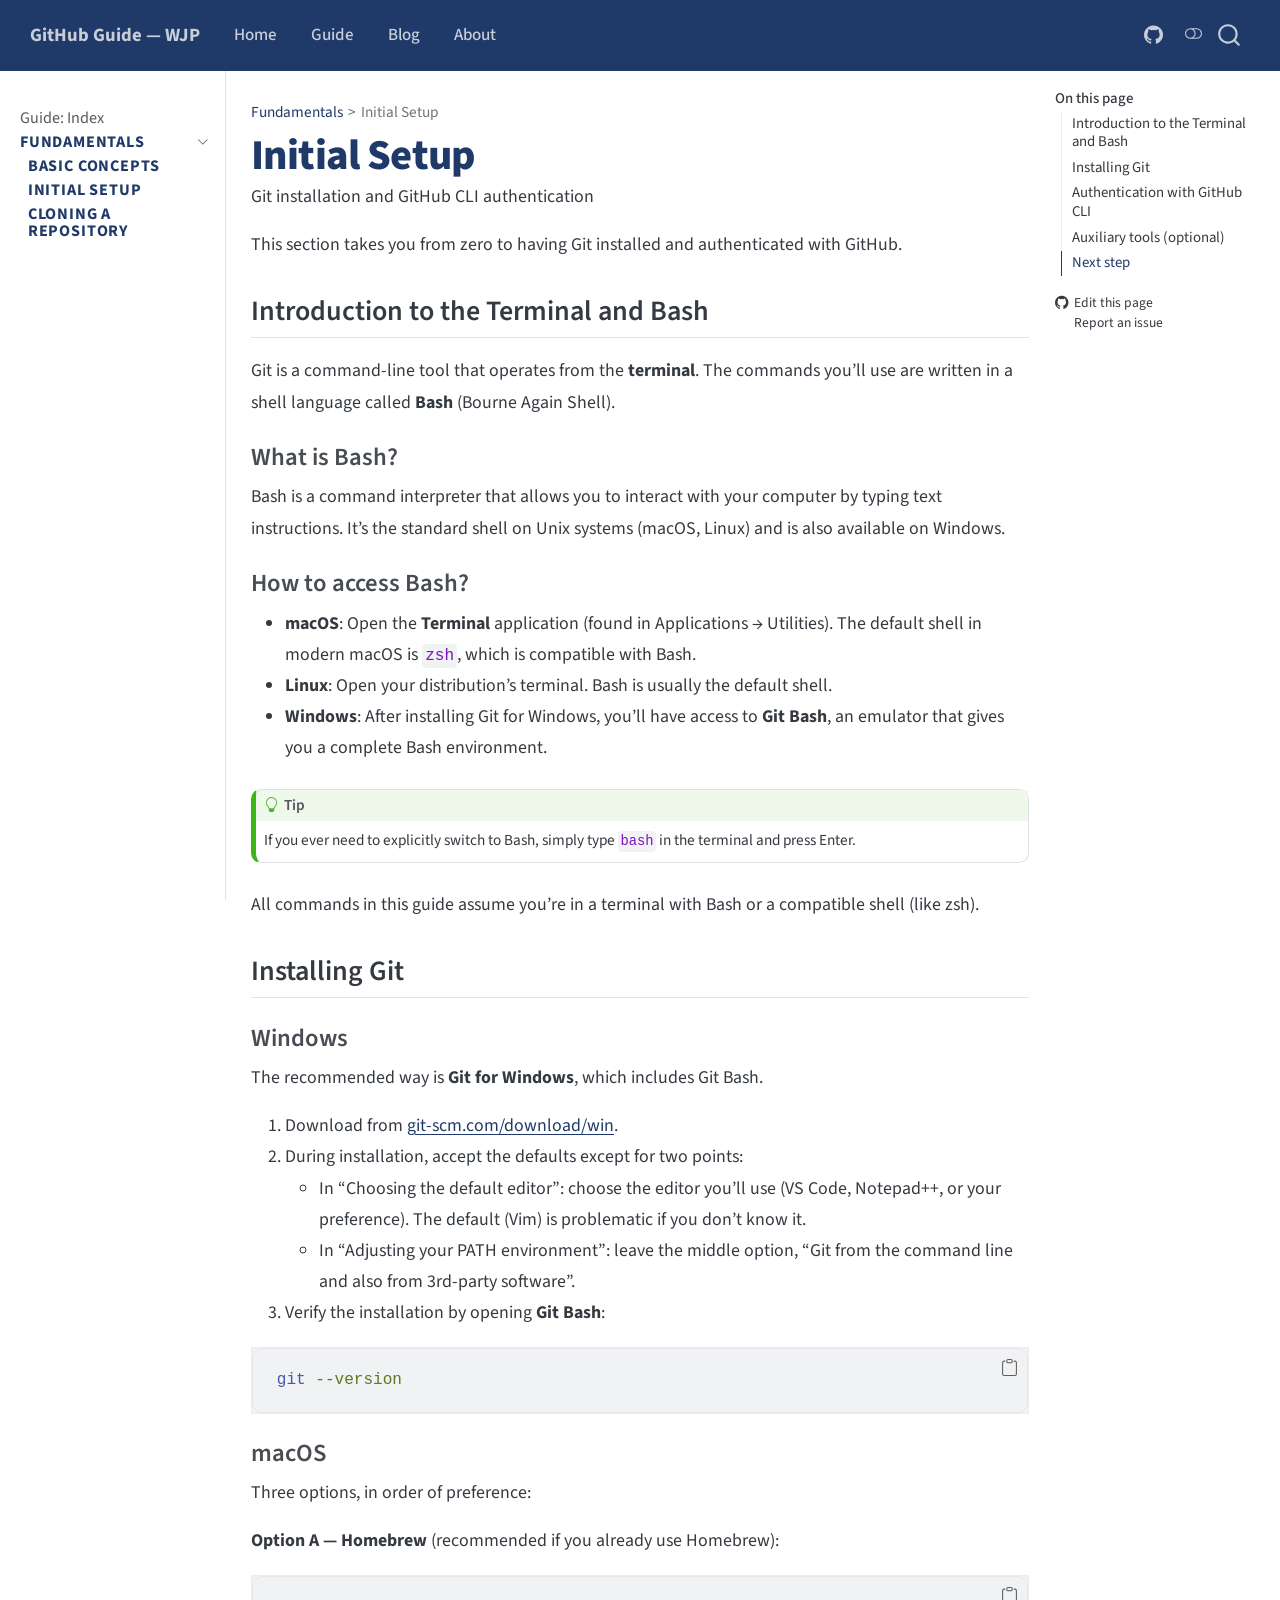
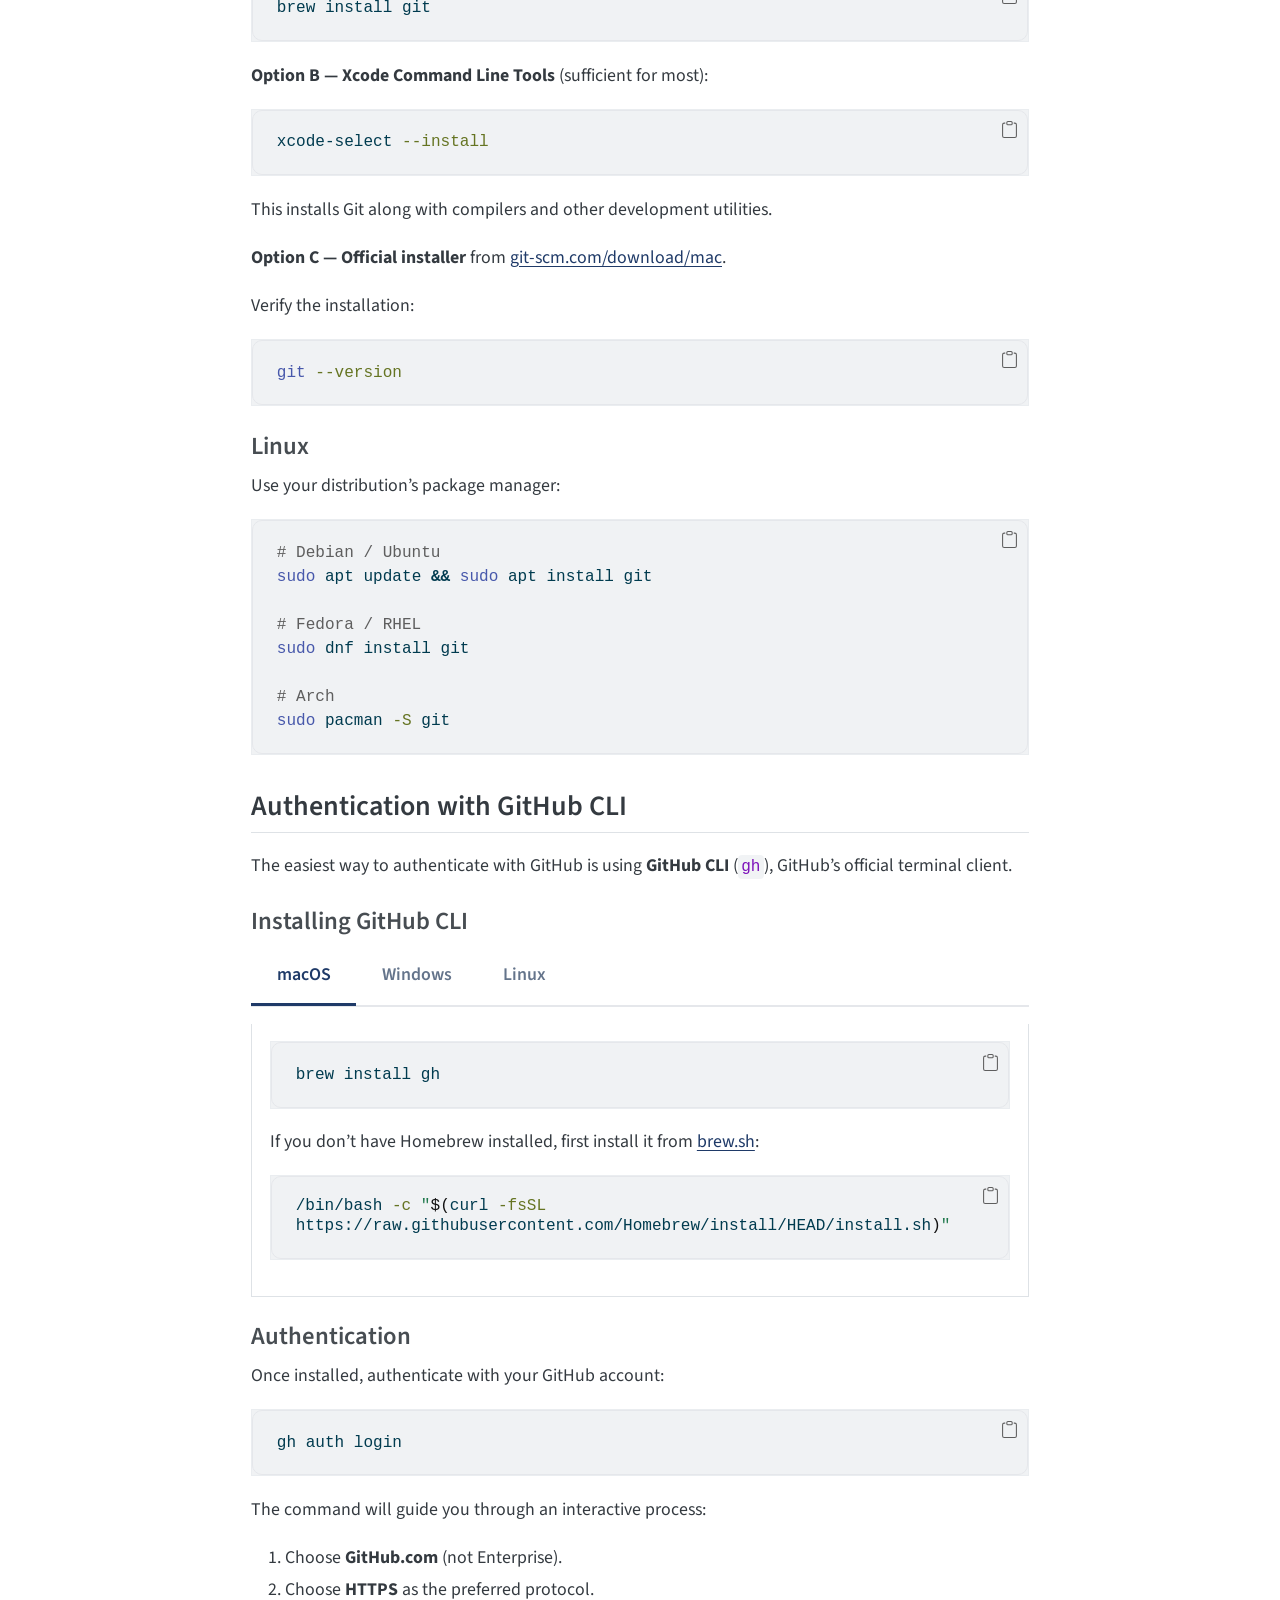
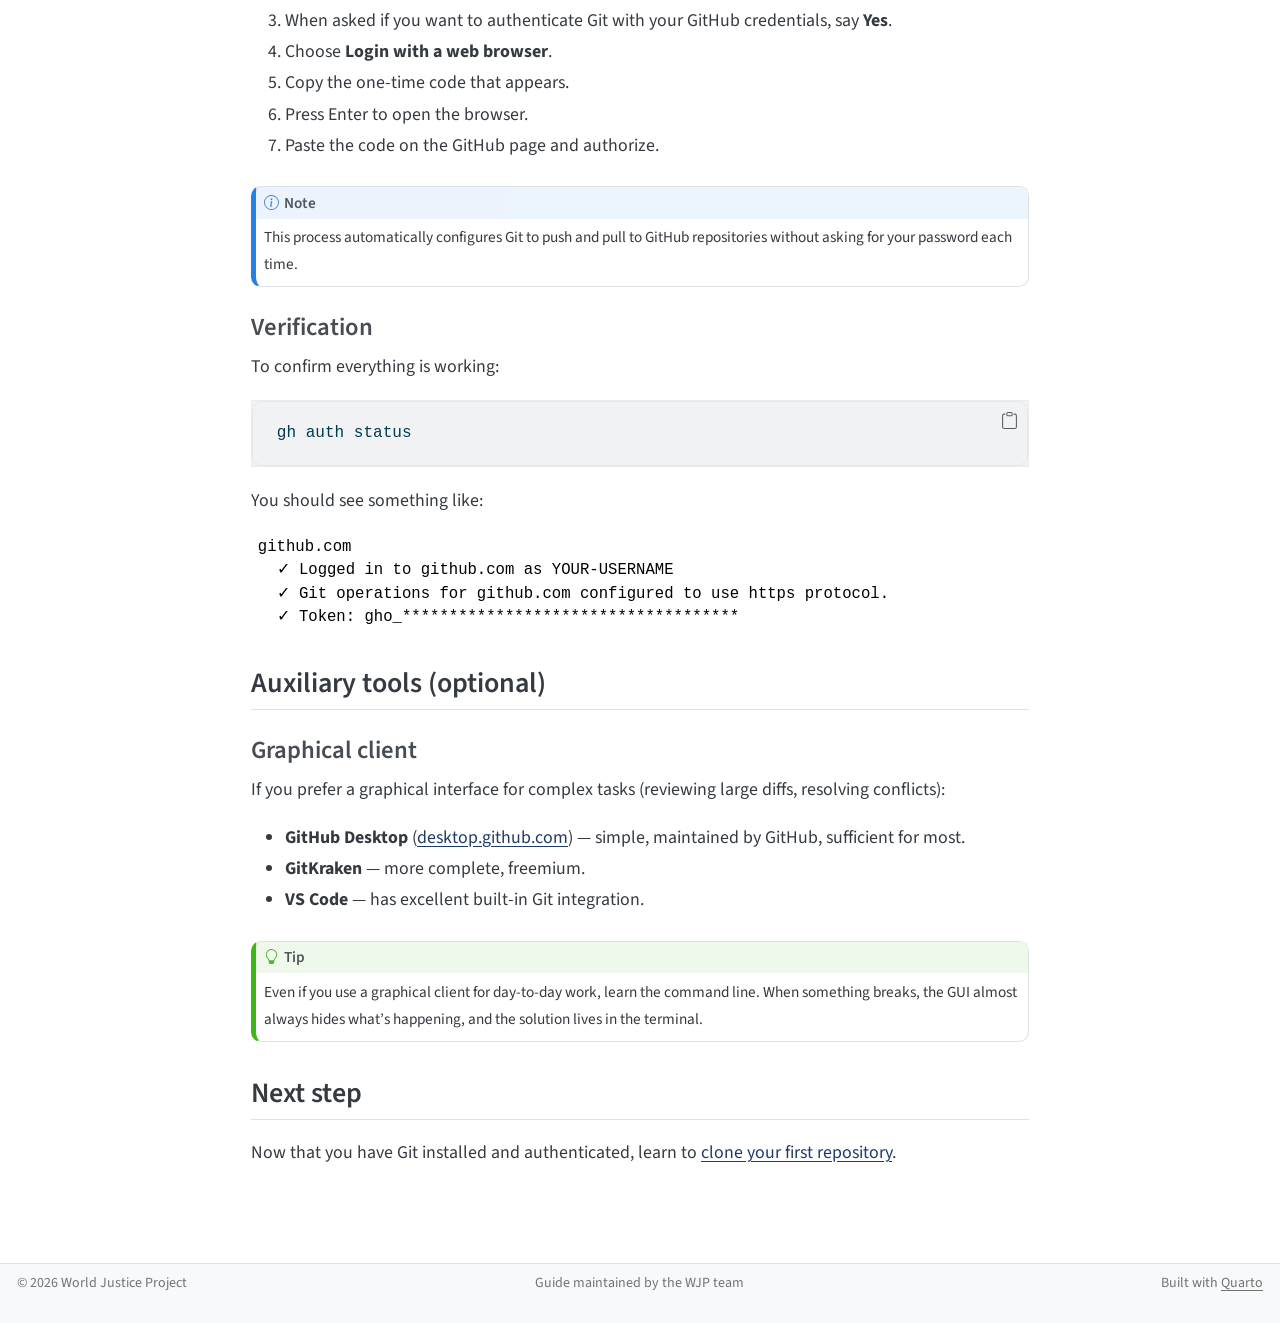
<file: guia/02-setup.html>
<!DOCTYPE html>
<html xmlns="http://www.w3.org/1999/xhtml" lang="en" xml:lang="en"><head>

<meta charset="utf-8">
<meta name="generator" content="quarto-1.9.37">

<meta name="viewport" content="width=device-width, initial-scale=1.0, user-scalable=yes">

<meta name="description" content="Git installation and GitHub CLI authentication">

<title>Initial Setup – GitHub Guide — WJP</title>
<style>
/* Default styles provided by pandoc.
** See https://pandoc.org/MANUAL.html#variables-for-html for config info.
*/
code{white-space: pre-wrap;}
span.smallcaps{font-variant: small-caps;}
div.columns{display: flex; gap: min(4vw, 1.5em);}
div.column{flex: auto; overflow-x: auto;}
div.hanging-indent{margin-left: 1.5em; text-indent: -1.5em;}
ul.task-list{list-style: none;}
ul.task-list li input[type="checkbox"] {
  width: 0.8em;
  margin: 0 0.8em 0.2em -1em; /* quarto-specific, see https://github.com/quarto-dev/quarto-cli/issues/4556 */ 
  vertical-align: middle;
}
/* CSS for syntax highlighting */
html { -webkit-text-size-adjust: 100%; }
pre > code.sourceCode { white-space: pre; position: relative; }
pre > code.sourceCode > span { display: inline-block; line-height: 1.25; }
pre > code.sourceCode > span:empty { height: 1.2em; }
.sourceCode { overflow: visible; }
code.sourceCode > span { color: inherit; text-decoration: inherit; }
div.sourceCode { margin: 1em 0; }
pre.sourceCode { margin: 0; }
@media screen {
div.sourceCode { overflow: auto; }
}
@media print {
pre > code.sourceCode { white-space: pre-wrap; }
pre > code.sourceCode > span { text-indent: -5em; padding-left: 5em; }
}
pre.numberSource code
  { counter-reset: source-line 0; }
pre.numberSource code > span
  { position: relative; left: -4em; counter-increment: source-line; }
pre.numberSource code > span > a:first-child::before
  { content: counter(source-line);
    position: relative; left: -1em; text-align: right; vertical-align: baseline;
    border: none; display: inline-block;
    -webkit-touch-callout: none; -webkit-user-select: none;
    -khtml-user-select: none; -moz-user-select: none;
    -ms-user-select: none; user-select: none;
    padding: 0 4px; width: 4em;
  }
pre.numberSource { margin-left: 3em;  padding-left: 4px; }
div.sourceCode
  {   }
@media screen {
pre > code.sourceCode > span > a:first-child::before { text-decoration: underline; }
}
</style>


<script src="../site_libs/quarto-nav/quarto-nav.js"></script>
<script src="../site_libs/clipboard/clipboard.min.js"></script>
<script src="../site_libs/quarto-search/autocomplete.umd.js"></script>
<script src="../site_libs/quarto-search/fuse.min.js"></script>
<script src="../site_libs/quarto-search/quarto-search.js"></script>
<meta name="quarto:offset" content="../">
<script src="../site_libs/quarto-html/quarto.js" type="module"></script>
<script src="../site_libs/quarto-html/tabsets/tabsets.js" type="module"></script>
<script src="../site_libs/quarto-html/popper.min.js"></script>
<script src="../site_libs/quarto-html/tippy.umd.min.js"></script>
<script src="../site_libs/quarto-html/anchor.min.js"></script>
<link href="../site_libs/quarto-html/tippy.css" rel="stylesheet">
<link href="../site_libs/quarto-html/quarto-syntax-highlighting-7f8f88aac4f3542376d5c11b86a4c14d.css" rel="stylesheet" class="quarto-color-scheme" id="quarto-text-highlighting-styles">
<link href="../site_libs/quarto-html/quarto-syntax-highlighting-dark-d0ae9245876894da5ac7e18953ecc5cc.css" rel="stylesheet" class="quarto-color-scheme quarto-color-alternate" id="quarto-text-highlighting-styles">
<link href="../site_libs/quarto-html/quarto-syntax-highlighting-7f8f88aac4f3542376d5c11b86a4c14d.css" rel="stylesheet" class="quarto-color-scheme-extra" id="quarto-text-highlighting-styles">
<script src="../site_libs/bootstrap/bootstrap.min.js"></script>
<link href="../site_libs/bootstrap/bootstrap-icons.css" rel="stylesheet">
<link href="../site_libs/bootstrap/bootstrap-4144413284b37ba90927226e35e28b22.min.css" rel="stylesheet" append-hash="true" class="quarto-color-scheme" id="quarto-bootstrap" data-mode="light">
<link href="../site_libs/bootstrap/bootstrap-dark-10b26700b7f34ee576a500545b72e630.min.css" rel="stylesheet" append-hash="true" class="quarto-color-scheme quarto-color-alternate" id="quarto-bootstrap" data-mode="light">
<link href="../site_libs/bootstrap/bootstrap-4144413284b37ba90927226e35e28b22.min.css" rel="stylesheet" append-hash="true" class="quarto-color-scheme-extra" id="quarto-bootstrap" data-mode="light">
<script id="quarto-search-options" type="application/json">{
  "location": "navbar",
  "copy-button": false,
  "collapse-after": 3,
  "panel-placement": "end",
  "type": "overlay",
  "limit": 50,
  "keyboard-shortcut": [
    "f",
    "/",
    "s"
  ],
  "language": {
    "search-no-results-text": "No results",
    "search-matching-documents-text": "matching documents",
    "search-copy-link-title": "Copy link to search",
    "search-hide-matches-text": "Hide additional matches",
    "search-more-match-text": "more match in this document",
    "search-more-matches-text": "more matches in this document",
    "search-clear-button-title": "Clear",
    "search-text-placeholder": "",
    "search-detached-cancel-button-title": "Cancel",
    "search-submit-button-title": "Submit",
    "search-label": "Search"
  }
}</script>
<style>html{ scroll-behavior: smooth; }</style>


</head>

<body class="nav-sidebar docked nav-fixed quarto-light"><script id="quarto-html-before-body" type="application/javascript">
    const toggleBodyColorMode = (bsSheetEl) => {
      const mode = bsSheetEl.getAttribute("data-mode");
      const bodyEl = window.document.querySelector("body");
      if (mode === "dark") {
        bodyEl.classList.add("quarto-dark");
        bodyEl.classList.remove("quarto-light");
      } else {
        bodyEl.classList.add("quarto-light");
        bodyEl.classList.remove("quarto-dark");
      }
    }
    const toggleBodyColorPrimary = () => {
      const bsSheetEl = window.document.querySelector("link#quarto-bootstrap:not([rel=disabled-stylesheet])");
      if (bsSheetEl) {
        toggleBodyColorMode(bsSheetEl);
      }
    }
    const setColorSchemeToggle = (alternate) => {
      const toggles = window.document.querySelectorAll('.quarto-color-scheme-toggle');
      for (let i=0; i < toggles.length; i++) {
        const toggle = toggles[i];
        if (toggle) {
          if (alternate) {
            toggle.classList.add("alternate");
          } else {
            toggle.classList.remove("alternate");
          }
        }
      }
    };
    const toggleColorMode = (alternate) => {
      // Switch the stylesheets
      const primaryStylesheets = window.document.querySelectorAll('link.quarto-color-scheme:not(.quarto-color-alternate)');
      const alternateStylesheets = window.document.querySelectorAll('link.quarto-color-scheme.quarto-color-alternate');
      manageTransitions('#quarto-margin-sidebar .nav-link', false);
      if (alternate) {
        // note: dark is layered on light, we don't disable primary!
        enableStylesheet(alternateStylesheets);
        for (const sheetNode of alternateStylesheets) {
          if (sheetNode.id === "quarto-bootstrap") {
            toggleBodyColorMode(sheetNode);
          }
        }
      } else {
        disableStylesheet(alternateStylesheets);
        enableStylesheet(primaryStylesheets)
        toggleBodyColorPrimary();
      }
      manageTransitions('#quarto-margin-sidebar .nav-link', true);
      // Switch the toggles
      setColorSchemeToggle(alternate)
      // Hack to workaround the fact that safari doesn't
      // properly recolor the scrollbar when toggling (#1455)
      if (navigator.userAgent.indexOf('Safari') > 0 && navigator.userAgent.indexOf('Chrome') == -1) {
        manageTransitions("body", false);
        window.scrollTo(0, 1);
        setTimeout(() => {
          window.scrollTo(0, 0);
          manageTransitions("body", true);
        }, 40);
      }
    }
    const disableStylesheet = (stylesheets) => {
      for (let i=0; i < stylesheets.length; i++) {
        const stylesheet = stylesheets[i];
        stylesheet.rel = 'disabled-stylesheet';
      }
    }
    const enableStylesheet = (stylesheets) => {
      for (let i=0; i < stylesheets.length; i++) {
        const stylesheet = stylesheets[i];
        if(stylesheet.rel !== 'stylesheet') { // for Chrome, which will still FOUC without this check
          stylesheet.rel = 'stylesheet';
        }
      }
    }
    const manageTransitions = (selector, allowTransitions) => {
      const els = window.document.querySelectorAll(selector);
      for (let i=0; i < els.length; i++) {
        const el = els[i];
        if (allowTransitions) {
          el.classList.remove('notransition');
        } else {
          el.classList.add('notransition');
        }
      }
    }
    const isFileUrl = () => {
      return window.location.protocol === 'file:';
    }
    const hasAlternateSentinel = () => {
      let styleSentinel = getColorSchemeSentinel();
      if (styleSentinel !== null) {
        return styleSentinel === "alternate";
      } else {
        return false;
      }
    }
    const setStyleSentinel = (alternate) => {
      const value = alternate ? "alternate" : "default";
      if (!isFileUrl()) {
        window.localStorage.setItem("quarto-color-scheme", value);
      } else {
        localAlternateSentinel = value;
      }
    }
    const getColorSchemeSentinel = () => {
      if (!isFileUrl()) {
        const storageValue = window.localStorage.getItem("quarto-color-scheme");
        return storageValue != null ? storageValue : localAlternateSentinel;
      } else {
        return localAlternateSentinel;
      }
    }
    const toggleGiscusIfUsed = (isAlternate, darkModeDefault) => {
      const baseTheme = document.querySelector('#giscus-base-theme')?.value ?? 'light';
      const alternateTheme = document.querySelector('#giscus-alt-theme')?.value ?? 'dark';
      let newTheme = '';
      if(authorPrefersDark) {
        newTheme = isAlternate ? baseTheme : alternateTheme;
      } else {
        newTheme = isAlternate ? alternateTheme : baseTheme;
      }
      const changeGiscusTheme = () => {
        // From: https://github.com/giscus/giscus/issues/336
        const sendMessage = (message) => {
          const iframe = document.querySelector('iframe.giscus-frame');
          if (!iframe) return;
          iframe.contentWindow.postMessage({ giscus: message }, 'https://giscus.app');
        }
        sendMessage({
          setConfig: {
            theme: newTheme
          }
        });
      }
      const isGiscussLoaded = window.document.querySelector('iframe.giscus-frame') !== null;
      if (isGiscussLoaded) {
        changeGiscusTheme();
      }
    };
    const authorPrefersDark = false;
    const darkModeDefault = authorPrefersDark;
      document.querySelector('link#quarto-text-highlighting-styles.quarto-color-scheme-extra').rel = 'disabled-stylesheet';
      document.querySelector('link#quarto-bootstrap.quarto-color-scheme-extra').rel = 'disabled-stylesheet';
    let localAlternateSentinel = darkModeDefault ? 'alternate' : 'default';
    // Dark / light mode switch
    window.quartoToggleColorScheme = () => {
      // Read the current dark / light value
      let toAlternate = !hasAlternateSentinel();
      toggleColorMode(toAlternate);
      setStyleSentinel(toAlternate);
      toggleGiscusIfUsed(toAlternate, darkModeDefault);
      window.dispatchEvent(new Event('resize'));
    };
    // Switch to dark mode if need be
    if (hasAlternateSentinel()) {
      toggleColorMode(true);
    } else {
      toggleColorMode(false);
    }
  </script>

<div id="quarto-search-results"></div>
  <header id="quarto-header" class="headroom fixed-top">
    <nav class="navbar navbar-expand-lg " data-bs-theme="dark">
      <div class="navbar-container container-fluid">
      <div class="navbar-brand-container mx-auto">
    <a class="navbar-brand" href="../index.html">
    <span class="navbar-title">GitHub Guide — WJP</span>
    </a>
  </div>
            <div id="quarto-search" class="" title="Search"></div>
          <button class="navbar-toggler" type="button" data-bs-toggle="collapse" data-bs-target="#navbarCollapse" aria-controls="navbarCollapse" role="menu" aria-expanded="false" aria-label="Toggle navigation" onclick="if (window.quartoToggleHeadroom) { window.quartoToggleHeadroom(); }">
  <span class="navbar-toggler-icon"></span>
</button>
          <div class="collapse navbar-collapse" id="navbarCollapse">
            <ul class="navbar-nav navbar-nav-scroll me-auto">
  <li class="nav-item">
    <a class="nav-link" href="../index.html"> 
<span class="menu-text">Home</span></a>
  </li>  
  <li class="nav-item">
    <a class="nav-link active" href="../guia/index.html" aria-current="page"> 
<span class="menu-text">Guide</span></a>
  </li>  
  <li class="nav-item">
    <a class="nav-link" href="../blog/index.html"> 
<span class="menu-text">Blog</span></a>
  </li>  
  <li class="nav-item">
    <a class="nav-link" href="../about.html"> 
<span class="menu-text">About</span></a>
  </li>  
</ul>
            <ul class="navbar-nav navbar-nav-scroll ms-auto">
  <li class="nav-item compact">
    <a class="nav-link" href="https://github.com/aspardog/wjp-github-guide"> <i class="bi bi-github" role="img" aria-label="GitHub Repository">
</i> 
<span class="menu-text"></span></a>
  </li>  
</ul>
          </div> <!-- /navcollapse -->
            <div class="quarto-navbar-tools">
  <a href="" class="quarto-color-scheme-toggle quarto-navigation-tool  px-1" onclick="window.quartoToggleColorScheme(); return false;" title="Toggle dark mode"><i class="bi"></i></a>
</div>
      </div> <!-- /container-fluid -->
    </nav>
  <nav class="quarto-secondary-nav">
    <div class="container-fluid d-flex">
      <button type="button" class="quarto-btn-toggle btn" data-bs-toggle="collapse" role="button" data-bs-target=".quarto-sidebar-collapse-item" aria-controls="quarto-sidebar" aria-expanded="false" aria-label="Toggle sidebar navigation" onclick="if (window.quartoToggleHeadroom) { window.quartoToggleHeadroom(); }">
        <i class="bi bi-layout-text-sidebar-reverse"></i>
      </button>
        <nav class="quarto-page-breadcrumbs" aria-label="breadcrumb"><ol class="breadcrumb"><li class="breadcrumb-item"><a href="../guia/01-conceptos.html">Fundamentals</a></li><li class="breadcrumb-item"><a href="../guia/02-setup.html">Initial Setup</a></li></ol></nav>
        <a class="flex-grow-1" role="navigation" data-bs-toggle="collapse" data-bs-target=".quarto-sidebar-collapse-item" aria-controls="quarto-sidebar" aria-expanded="false" aria-label="Toggle sidebar navigation" onclick="if (window.quartoToggleHeadroom) { window.quartoToggleHeadroom(); }">      
        </a>
    </div>
  </nav>
</header>
<!-- content -->
<div id="quarto-content" class="quarto-container page-columns page-rows-contents page-layout-article page-navbar">
<!-- sidebar -->
  <nav id="quarto-sidebar" class="sidebar collapse collapse-horizontal quarto-sidebar-collapse-item sidebar-navigation docked overflow-auto">
    <div class="sidebar-menu-container"> 
    <ul class="list-unstyled mt-1">
        <li class="sidebar-item">
  <div class="sidebar-item-container"> 
  <a href="../guia/index.html" class="sidebar-item-text sidebar-link">
 <span class="menu-text">Guide: Index</span></a>
  </div>
</li>
        <li class="sidebar-item sidebar-item-section">
      <div class="sidebar-item-container"> 
            <a class="sidebar-item-text sidebar-link text-start" data-bs-toggle="collapse" data-bs-target="#quarto-sidebar-section-1" role="navigation" aria-expanded="true">
 <span class="menu-text">Fundamentals</span></a>
          <a class="sidebar-item-toggle text-start" data-bs-toggle="collapse" data-bs-target="#quarto-sidebar-section-1" role="navigation" aria-expanded="true" aria-label="Toggle section">
            <i class="bi bi-chevron-right ms-2"></i>
          </a> 
      </div>
      <ul id="quarto-sidebar-section-1" class="collapse list-unstyled sidebar-section depth1 show">  
          <li class="sidebar-item">
  <div class="sidebar-item-container"> 
  <a href="../guia/01-conceptos.html" class="sidebar-item-text sidebar-link">
 <span class="menu-text">Basic Concepts</span></a>
  </div>
</li>
          <li class="sidebar-item">
  <div class="sidebar-item-container"> 
  <a href="../guia/02-setup.html" class="sidebar-item-text sidebar-link active">
 <span class="menu-text">Initial Setup</span></a>
  </div>
</li>
          <li class="sidebar-item">
  <div class="sidebar-item-container"> 
  <a href="../guia/03-clonar.html" class="sidebar-item-text sidebar-link">
 <span class="menu-text">Cloning a Repository</span></a>
  </div>
</li>
      </ul>
  </li>
    </ul>
    </div>
</nav>
<div id="quarto-sidebar-glass" class="quarto-sidebar-collapse-item" data-bs-toggle="collapse" data-bs-target=".quarto-sidebar-collapse-item"></div>
<!-- margin-sidebar -->
    <div id="quarto-margin-sidebar" class="sidebar margin-sidebar">
        <nav id="TOC" role="doc-toc" class="toc-active">
    <h2 id="toc-title">On this page</h2>
   
  <ul>
  <li><a href="#introduction-to-the-terminal-and-bash" id="toc-introduction-to-the-terminal-and-bash" class="nav-link active" data-scroll-target="#introduction-to-the-terminal-and-bash">Introduction to the Terminal and Bash</a>
  <ul class="collapse">
  <li><a href="#what-is-bash" id="toc-what-is-bash" class="nav-link" data-scroll-target="#what-is-bash">What is Bash?</a></li>
  <li><a href="#how-to-access-bash" id="toc-how-to-access-bash" class="nav-link" data-scroll-target="#how-to-access-bash">How to access Bash?</a></li>
  </ul></li>
  <li><a href="#installing-git" id="toc-installing-git" class="nav-link" data-scroll-target="#installing-git">Installing Git</a>
  <ul class="collapse">
  <li><a href="#windows" id="toc-windows" class="nav-link" data-scroll-target="#windows">Windows</a></li>
  <li><a href="#macos" id="toc-macos" class="nav-link" data-scroll-target="#macos">macOS</a></li>
  <li><a href="#linux" id="toc-linux" class="nav-link" data-scroll-target="#linux">Linux</a></li>
  </ul></li>
  <li><a href="#authentication-with-github-cli" id="toc-authentication-with-github-cli" class="nav-link" data-scroll-target="#authentication-with-github-cli">Authentication with GitHub CLI</a>
  <ul class="collapse">
  <li><a href="#installing-github-cli" id="toc-installing-github-cli" class="nav-link" data-scroll-target="#installing-github-cli">Installing GitHub CLI</a></li>
  <li><a href="#authentication" id="toc-authentication" class="nav-link" data-scroll-target="#authentication">Authentication</a></li>
  <li><a href="#verification" id="toc-verification" class="nav-link" data-scroll-target="#verification">Verification</a></li>
  </ul></li>
  <li><a href="#auxiliary-tools-optional" id="toc-auxiliary-tools-optional" class="nav-link" data-scroll-target="#auxiliary-tools-optional">Auxiliary tools (optional)</a>
  <ul class="collapse">
  <li><a href="#graphical-client" id="toc-graphical-client" class="nav-link" data-scroll-target="#graphical-client">Graphical client</a></li>
  </ul></li>
  <li><a href="#next-step" id="toc-next-step" class="nav-link" data-scroll-target="#next-step">Next step</a></li>
  </ul>
<div class="toc-actions"><ul><li><a href="https://github.com/aspardog/wjp-github-guide/edit/main/guia/02-setup.qmd" class="toc-action"><i class="bi bi-github"></i>Edit this page</a></li><li><a href="https://github.com/aspardog/wjp-github-guide/issues/new" class="toc-action"><i class="bi empty"></i>Report an issue</a></li></ul></div></nav>
    </div>
<!-- main -->
<main class="content" id="quarto-document-content">


<header id="title-block-header" class="quarto-title-block default"><nav class="quarto-page-breadcrumbs quarto-title-breadcrumbs d-none d-lg-block" aria-label="breadcrumb"><ol class="breadcrumb"><li class="breadcrumb-item"><a href="../guia/01-conceptos.html">Fundamentals</a></li><li class="breadcrumb-item"><a href="../guia/02-setup.html">Initial Setup</a></li></ol></nav>
<div class="quarto-title">
<h1 class="title">Initial Setup</h1>
</div>

<div>
  <div class="description">
    Git installation and GitHub CLI authentication
  </div>
</div>


<div class="quarto-title-meta">

    
  
    
  </div>
  


</header>


<p>This section takes you from zero to having Git installed and authenticated with GitHub.</p>
<section id="introduction-to-the-terminal-and-bash" class="level2">
<h2 class="anchored" data-anchor-id="introduction-to-the-terminal-and-bash">Introduction to the Terminal and Bash</h2>
<p>Git is a command-line tool that operates from the <strong>terminal</strong>. The commands you’ll use are written in a shell language called <strong>Bash</strong> (Bourne Again Shell).</p>
<section id="what-is-bash" class="level3">
<h3 class="anchored" data-anchor-id="what-is-bash">What is Bash?</h3>
<p>Bash is a command interpreter that allows you to interact with your computer by typing text instructions. It’s the standard shell on Unix systems (macOS, Linux) and is also available on Windows.</p>
</section>
<section id="how-to-access-bash" class="level3">
<h3 class="anchored" data-anchor-id="how-to-access-bash">How to access Bash?</h3>
<ul>
<li><strong>macOS</strong>: Open the <strong>Terminal</strong> application (found in Applications → Utilities). The default shell in modern macOS is <code>zsh</code>, which is compatible with Bash.</li>
<li><strong>Linux</strong>: Open your distribution’s terminal. Bash is usually the default shell.</li>
<li><strong>Windows</strong>: After installing Git for Windows, you’ll have access to <strong>Git Bash</strong>, an emulator that gives you a complete Bash environment.</li>
</ul>
<div class="callout callout-style-default callout-tip callout-titled">
<div class="callout-header d-flex align-content-center">
<div class="callout-icon-container">
<i class="callout-icon"></i>
</div>
<div class="callout-title-container flex-fill">
Tip
</div>
</div>
<div class="callout-body-container callout-body">
<p>If you ever need to explicitly switch to Bash, simply type <code>bash</code> in the terminal and press Enter.</p>
</div>
</div>
<p>All commands in this guide assume you’re in a terminal with Bash or a compatible shell (like zsh).</p>
</section>
</section>
<section id="installing-git" class="level2">
<h2 class="anchored" data-anchor-id="installing-git">Installing Git</h2>
<section id="windows" class="level3">
<h3 class="anchored" data-anchor-id="windows">Windows</h3>
<p>The recommended way is <strong>Git for Windows</strong>, which includes Git Bash.</p>
<ol type="1">
<li>Download from <a href="https://git-scm.com/download/win">git-scm.com/download/win</a>.</li>
<li>During installation, accept the defaults except for two points:
<ul>
<li>In “Choosing the default editor”: choose the editor you’ll use (VS Code, Notepad++, or your preference). The default (Vim) is problematic if you don’t know it.</li>
<li>In “Adjusting your PATH environment”: leave the middle option, “Git from the command line and also from 3rd-party software”.</li>
</ul></li>
<li>Verify the installation by opening <strong>Git Bash</strong>:</li>
</ol>
<div class="code-copy-outer-scaffold"><div class="sourceCode" id="cb1"><pre class="sourceCode bash code-with-copy"><code class="sourceCode bash"><span id="cb1-1"><a href="#cb1-1" aria-hidden="true" tabindex="-1"></a><span class="fu">git</span> <span class="at">--version</span></span></code></pre></div><button title="Copy to Clipboard" class="code-copy-button"><i class="bi"></i></button></div>
</section>
<section id="macos" class="level3">
<h3 class="anchored" data-anchor-id="macos">macOS</h3>
<p>Three options, in order of preference:</p>
<p><strong>Option A — Homebrew</strong> (recommended if you already use Homebrew):</p>
<div class="code-copy-outer-scaffold"><div class="sourceCode" id="cb2"><pre class="sourceCode bash code-with-copy"><code class="sourceCode bash"><span id="cb2-1"><a href="#cb2-1" aria-hidden="true" tabindex="-1"></a><span class="ex">brew</span> install git</span></code></pre></div><button title="Copy to Clipboard" class="code-copy-button"><i class="bi"></i></button></div>
<p><strong>Option B — Xcode Command Line Tools</strong> (sufficient for most):</p>
<div class="code-copy-outer-scaffold"><div class="sourceCode" id="cb3"><pre class="sourceCode bash code-with-copy"><code class="sourceCode bash"><span id="cb3-1"><a href="#cb3-1" aria-hidden="true" tabindex="-1"></a><span class="ex">xcode-select</span> <span class="at">--install</span></span></code></pre></div><button title="Copy to Clipboard" class="code-copy-button"><i class="bi"></i></button></div>
<p>This installs Git along with compilers and other development utilities.</p>
<p><strong>Option C — Official installer</strong> from <a href="https://git-scm.com/download/mac">git-scm.com/download/mac</a>.</p>
<p>Verify the installation:</p>
<div class="code-copy-outer-scaffold"><div class="sourceCode" id="cb4"><pre class="sourceCode bash code-with-copy"><code class="sourceCode bash"><span id="cb4-1"><a href="#cb4-1" aria-hidden="true" tabindex="-1"></a><span class="fu">git</span> <span class="at">--version</span></span></code></pre></div><button title="Copy to Clipboard" class="code-copy-button"><i class="bi"></i></button></div>
</section>
<section id="linux" class="level3">
<h3 class="anchored" data-anchor-id="linux">Linux</h3>
<p>Use your distribution’s package manager:</p>
<div class="code-copy-outer-scaffold"><div class="sourceCode" id="cb5"><pre class="sourceCode bash code-with-copy"><code class="sourceCode bash"><span id="cb5-1"><a href="#cb5-1" aria-hidden="true" tabindex="-1"></a><span class="co"># Debian / Ubuntu</span></span>
<span id="cb5-2"><a href="#cb5-2" aria-hidden="true" tabindex="-1"></a><span class="fu">sudo</span> apt update <span class="kw">&amp;&amp;</span> <span class="fu">sudo</span> apt install git</span>
<span id="cb5-3"><a href="#cb5-3" aria-hidden="true" tabindex="-1"></a></span>
<span id="cb5-4"><a href="#cb5-4" aria-hidden="true" tabindex="-1"></a><span class="co"># Fedora / RHEL</span></span>
<span id="cb5-5"><a href="#cb5-5" aria-hidden="true" tabindex="-1"></a><span class="fu">sudo</span> dnf install git</span>
<span id="cb5-6"><a href="#cb5-6" aria-hidden="true" tabindex="-1"></a></span>
<span id="cb5-7"><a href="#cb5-7" aria-hidden="true" tabindex="-1"></a><span class="co"># Arch</span></span>
<span id="cb5-8"><a href="#cb5-8" aria-hidden="true" tabindex="-1"></a><span class="fu">sudo</span> pacman <span class="at">-S</span> git</span></code></pre></div><button title="Copy to Clipboard" class="code-copy-button"><i class="bi"></i></button></div>
</section>
</section>
<section id="authentication-with-github-cli" class="level2">
<h2 class="anchored" data-anchor-id="authentication-with-github-cli">Authentication with GitHub CLI</h2>
<p>The easiest way to authenticate with GitHub is using <strong>GitHub CLI</strong> (<code>gh</code>), GitHub’s official terminal client.</p>
<section id="installing-github-cli" class="level3">
<h3 class="anchored" data-anchor-id="installing-github-cli">Installing GitHub CLI</h3>
<div class="tabset-margin-container"></div><div class="panel-tabset">
<ul class="nav nav-tabs" role="tablist"><li class="nav-item" role="presentation"><a class="nav-link active" id="tabset-1-1-tab" data-bs-toggle="tab" data-bs-target="#tabset-1-1" role="tab" aria-controls="tabset-1-1" aria-selected="true" href="">macOS</a></li><li class="nav-item" role="presentation"><a class="nav-link" id="tabset-1-2-tab" data-bs-toggle="tab" data-bs-target="#tabset-1-2" role="tab" aria-controls="tabset-1-2" aria-selected="false" href="">Windows</a></li><li class="nav-item" role="presentation"><a class="nav-link" id="tabset-1-3-tab" data-bs-toggle="tab" data-bs-target="#tabset-1-3" role="tab" aria-controls="tabset-1-3" aria-selected="false" href="">Linux</a></li></ul>
<div class="tab-content">
<div id="tabset-1-1" class="tab-pane active" role="tabpanel" aria-labelledby="tabset-1-1-tab">
<div class="code-copy-outer-scaffold"><div class="sourceCode" id="cb6"><pre class="sourceCode bash code-with-copy"><code class="sourceCode bash"><span id="cb6-1"><a href="#cb6-1" aria-hidden="true" tabindex="-1"></a><span class="ex">brew</span> install gh</span></code></pre></div><button title="Copy to Clipboard" class="code-copy-button"><i class="bi"></i></button></div>
<p>If you don’t have Homebrew installed, first install it from <a href="https://brew.sh">brew.sh</a>:</p>
<div class="code-copy-outer-scaffold"><div class="sourceCode" id="cb7"><pre class="sourceCode bash code-with-copy"><code class="sourceCode bash"><span id="cb7-1"><a href="#cb7-1" aria-hidden="true" tabindex="-1"></a><span class="ex">/bin/bash</span> <span class="at">-c</span> <span class="st">"</span><span class="va">$(</span><span class="ex">curl</span> <span class="at">-fsSL</span> https://raw.githubusercontent.com/Homebrew/install/HEAD/install.sh<span class="va">)</span><span class="st">"</span></span></code></pre></div><button title="Copy to Clipboard" class="code-copy-button"><i class="bi"></i></button></div>
</div>
<div id="tabset-1-2" class="tab-pane" role="tabpanel" aria-labelledby="tabset-1-2-tab">
<div class="code-copy-outer-scaffold"><div class="sourceCode" id="cb8"><pre class="sourceCode bash code-with-copy"><code class="sourceCode bash"><span id="cb8-1"><a href="#cb8-1" aria-hidden="true" tabindex="-1"></a><span class="ex">winget</span> install GitHub.cli</span></code></pre></div><button title="Copy to Clipboard" class="code-copy-button"><i class="bi"></i></button></div>
<p>Or download the installer from <a href="https://cli.github.com/">cli.github.com</a>.</p>
</div>
<div id="tabset-1-3" class="tab-pane" role="tabpanel" aria-labelledby="tabset-1-3-tab">
<div class="code-copy-outer-scaffold"><div class="sourceCode" id="cb9"><pre class="sourceCode bash code-with-copy"><code class="sourceCode bash"><span id="cb9-1"><a href="#cb9-1" aria-hidden="true" tabindex="-1"></a><span class="co"># Debian / Ubuntu</span></span>
<span id="cb9-2"><a href="#cb9-2" aria-hidden="true" tabindex="-1"></a><span class="fu">sudo</span> apt install gh</span>
<span id="cb9-3"><a href="#cb9-3" aria-hidden="true" tabindex="-1"></a></span>
<span id="cb9-4"><a href="#cb9-4" aria-hidden="true" tabindex="-1"></a><span class="co"># Fedora</span></span>
<span id="cb9-5"><a href="#cb9-5" aria-hidden="true" tabindex="-1"></a><span class="fu">sudo</span> dnf install gh</span>
<span id="cb9-6"><a href="#cb9-6" aria-hidden="true" tabindex="-1"></a></span>
<span id="cb9-7"><a href="#cb9-7" aria-hidden="true" tabindex="-1"></a><span class="co"># Arch</span></span>
<span id="cb9-8"><a href="#cb9-8" aria-hidden="true" tabindex="-1"></a><span class="fu">sudo</span> pacman <span class="at">-S</span> github-cli</span></code></pre></div><button title="Copy to Clipboard" class="code-copy-button"><i class="bi"></i></button></div>
</div>
</div>
</div>
</section>
<section id="authentication" class="level3">
<h3 class="anchored" data-anchor-id="authentication">Authentication</h3>
<p>Once installed, authenticate with your GitHub account:</p>
<div class="code-copy-outer-scaffold"><div class="sourceCode" id="cb10"><pre class="sourceCode bash code-with-copy"><code class="sourceCode bash"><span id="cb10-1"><a href="#cb10-1" aria-hidden="true" tabindex="-1"></a><span class="ex">gh</span> auth login</span></code></pre></div><button title="Copy to Clipboard" class="code-copy-button"><i class="bi"></i></button></div>
<p>The command will guide you through an interactive process:</p>
<ol type="1">
<li>Choose <strong>GitHub.com</strong> (not Enterprise).</li>
<li>Choose <strong>HTTPS</strong> as the preferred protocol.</li>
<li>When asked if you want to authenticate Git with your GitHub credentials, say <strong>Yes</strong>.</li>
<li>Choose <strong>Login with a web browser</strong>.</li>
<li>Copy the one-time code that appears.</li>
<li>Press Enter to open the browser.</li>
<li>Paste the code on the GitHub page and authorize.</li>
</ol>
<div class="callout callout-style-default callout-note callout-titled">
<div class="callout-header d-flex align-content-center">
<div class="callout-icon-container">
<i class="callout-icon"></i>
</div>
<div class="callout-title-container flex-fill">
Note
</div>
</div>
<div class="callout-body-container callout-body">
<p>This process automatically configures Git to push and pull to GitHub repositories without asking for your password each time.</p>
</div>
</div>
</section>
<section id="verification" class="level3">
<h3 class="anchored" data-anchor-id="verification">Verification</h3>
<p>To confirm everything is working:</p>
<div class="code-copy-outer-scaffold"><div class="sourceCode" id="cb11"><pre class="sourceCode bash code-with-copy"><code class="sourceCode bash"><span id="cb11-1"><a href="#cb11-1" aria-hidden="true" tabindex="-1"></a><span class="ex">gh</span> auth status</span></code></pre></div><button title="Copy to Clipboard" class="code-copy-button"><i class="bi"></i></button></div>
<p>You should see something like:</p>
<pre><code>github.com
  ✓ Logged in to github.com as YOUR-USERNAME
  ✓ Git operations for github.com configured to use https protocol.
  ✓ Token: gho_************************************</code></pre>
</section>
</section>
<section id="auxiliary-tools-optional" class="level2">
<h2 class="anchored" data-anchor-id="auxiliary-tools-optional">Auxiliary tools (optional)</h2>
<section id="graphical-client" class="level3">
<h3 class="anchored" data-anchor-id="graphical-client">Graphical client</h3>
<p>If you prefer a graphical interface for complex tasks (reviewing large diffs, resolving conflicts):</p>
<ul>
<li><strong>GitHub Desktop</strong> (<a href="https://desktop.github.com/">desktop.github.com</a>) — simple, maintained by GitHub, sufficient for most.</li>
<li><strong>GitKraken</strong> — more complete, freemium.</li>
<li><strong>VS Code</strong> — has excellent built-in Git integration.</li>
</ul>
<div class="callout callout-style-default callout-tip callout-titled">
<div class="callout-header d-flex align-content-center">
<div class="callout-icon-container">
<i class="callout-icon"></i>
</div>
<div class="callout-title-container flex-fill">
Tip
</div>
</div>
<div class="callout-body-container callout-body">
<p>Even if you use a graphical client for day-to-day work, learn the command line. When something breaks, the GUI almost always hides what’s happening, and the solution lives in the terminal.</p>
</div>
</div>
</section>
</section>
<section id="next-step" class="level2">
<h2 class="anchored" data-anchor-id="next-step">Next step</h2>
<p>Now that you have Git installed and authenticated, learn to <a href="../guia/03-clonar.html">clone your first repository</a>.</p>


</section>

</main> <!-- /main -->
<script id="quarto-html-after-body" type="application/javascript">
  window.document.addEventListener("DOMContentLoaded", function (event) {
    // Ensure there is a toggle, if there isn't float one in the top right
    if (window.document.querySelector('.quarto-color-scheme-toggle') === null) {
      const a = window.document.createElement('a');
      a.classList.add('top-right');
      a.classList.add('quarto-color-scheme-toggle');
      a.href = "";
      a.onclick = function() { try { window.quartoToggleColorScheme(); } catch {} return false; };
      const i = window.document.createElement("i");
      i.classList.add('bi');
      a.appendChild(i);
      window.document.body.appendChild(a);
    }
    setColorSchemeToggle(hasAlternateSentinel())
    const icon = "";
    const anchorJS = new window.AnchorJS();
    anchorJS.options = {
      placement: 'right',
      icon: icon
    };
    anchorJS.add('.anchored');
    const isCodeAnnotation = (el) => {
      for (const clz of el.classList) {
        if (clz.startsWith('code-annotation-')) {                     
          return true;
        }
      }
      return false;
    }
    const onCopySuccess = function(e) {
      // button target
      const button = e.trigger;
      // don't keep focus
      button.blur();
      // flash "checked"
      button.classList.add('code-copy-button-checked');
      var currentTitle = button.getAttribute("title");
      button.setAttribute("title", "Copied!");
      let tooltip;
      if (window.bootstrap) {
        button.setAttribute("data-bs-toggle", "tooltip");
        button.setAttribute("data-bs-placement", "left");
        button.setAttribute("data-bs-title", "Copied!");
        tooltip = new bootstrap.Tooltip(button, 
          { trigger: "manual", 
            customClass: "code-copy-button-tooltip",
            offset: [0, -8]});
        tooltip.show();    
      }
      setTimeout(function() {
        if (tooltip) {
          tooltip.hide();
          button.removeAttribute("data-bs-title");
          button.removeAttribute("data-bs-toggle");
          button.removeAttribute("data-bs-placement");
        }
        button.setAttribute("title", currentTitle);
        button.classList.remove('code-copy-button-checked');
      }, 1000);
      // clear code selection
      e.clearSelection();
    }
    const getTextToCopy = function(trigger) {
      const outerScaffold = trigger.parentElement.cloneNode(true);
      const codeEl = outerScaffold.querySelector('code');
      for (const childEl of codeEl.children) {
        if (isCodeAnnotation(childEl)) {
          childEl.remove();
        }
      }
      return codeEl.innerText;
    }
    const clipboard = new window.ClipboardJS('.code-copy-button:not([data-in-quarto-modal])', {
      text: getTextToCopy
    });
    clipboard.on('success', onCopySuccess);
    if (window.document.getElementById('quarto-embedded-source-code-modal')) {
      const clipboardModal = new window.ClipboardJS('.code-copy-button[data-in-quarto-modal]', {
        text: getTextToCopy,
        container: window.document.getElementById('quarto-embedded-source-code-modal')
      });
      clipboardModal.on('success', onCopySuccess);
    }
      var localhostRegex = new RegExp(/^(?:http|https):\/\/localhost\:?[0-9]*\//);
      var mailtoRegex = new RegExp(/^mailto:/);
        var filterRegex = new RegExp("https:\/\/aspardog\.github\.io\/wjp-github-guide\/");
      var isInternal = (href) => {
          return filterRegex.test(href) || localhostRegex.test(href) || mailtoRegex.test(href);
      }
      // Inspect non-navigation links and adorn them if external
     var links = window.document.querySelectorAll('a[href]:not(.nav-link):not(.navbar-brand):not(.toc-action):not(.sidebar-link):not(.sidebar-item-toggle):not(.pagination-link):not(.no-external):not([aria-hidden]):not(.dropdown-item):not(.quarto-navigation-tool):not(.about-link)');
      for (var i=0; i<links.length; i++) {
        const link = links[i];
        if (!isInternal(link.href)) {
          // undo the damage that might have been done by quarto-nav.js in the case of
          // links that we want to consider external
          if (link.dataset.originalHref !== undefined) {
            link.href = link.dataset.originalHref;
          }
        }
      }
    function tippyHover(el, contentFn, onTriggerFn, onUntriggerFn) {
      const config = {
        allowHTML: true,
        maxWidth: 500,
        delay: 100,
        arrow: false,
        appendTo: function(el) {
            return el.parentElement;
        },
        interactive: true,
        interactiveBorder: 10,
        theme: 'quarto',
        placement: 'bottom-start',
      };
      if (contentFn) {
        config.content = contentFn;
      }
      if (onTriggerFn) {
        config.onTrigger = onTriggerFn;
      }
      if (onUntriggerFn) {
        config.onUntrigger = onUntriggerFn;
      }
      window.tippy(el, config); 
    }
    const noterefs = window.document.querySelectorAll('a[role="doc-noteref"]');
    for (var i=0; i<noterefs.length; i++) {
      const ref = noterefs[i];
      tippyHover(ref, function() {
        // use id or data attribute instead here
        let href = ref.getAttribute('data-footnote-href') || ref.getAttribute('href');
        try { href = new URL(href).hash; } catch {}
        const id = href.replace(/^#\/?/, "");
        const note = window.document.getElementById(id);
        if (note) {
          return note.innerHTML;
        } else {
          return "";
        }
      });
    }
    const xrefs = window.document.querySelectorAll('a.quarto-xref');
    const processXRef = (id, note) => {
      // Strip column container classes
      const stripColumnClz = (el) => {
        el.classList.remove("page-full", "page-columns");
        if (el.children) {
          for (const child of el.children) {
            stripColumnClz(child);
          }
        }
      }
      stripColumnClz(note)
      if (id === null || id.startsWith('sec-')) {
        // Special case sections, only their first couple elements
        const container = document.createElement("div");
        if (note.children && note.children.length > 2) {
          container.appendChild(note.children[0].cloneNode(true));
          for (let i = 1; i < note.children.length; i++) {
            const child = note.children[i];
            if (child.tagName === "P" && child.innerText === "") {
              continue;
            } else {
              container.appendChild(child.cloneNode(true));
              break;
            }
          }
          if (window.Quarto?.typesetMath) {
            window.Quarto.typesetMath(container);
          }
          return container.innerHTML
        } else {
          if (window.Quarto?.typesetMath) {
            window.Quarto.typesetMath(note);
          }
          return note.innerHTML;
        }
      } else {
        // Remove any anchor links if they are present
        const anchorLink = note.querySelector('a.anchorjs-link');
        if (anchorLink) {
          anchorLink.remove();
        }
        if (window.Quarto?.typesetMath) {
          window.Quarto.typesetMath(note);
        }
        if (note.classList.contains("callout")) {
          return note.outerHTML;
        } else {
          return note.innerHTML;
        }
      }
    }
    for (var i=0; i<xrefs.length; i++) {
      const xref = xrefs[i];
      tippyHover(xref, undefined, function(instance) {
        instance.disable();
        let url = xref.getAttribute('href');
        let hash = undefined; 
        if (url.startsWith('#')) {
          hash = url;
        } else {
          try { hash = new URL(url).hash; } catch {}
        }
        if (hash) {
          const id = hash.replace(/^#\/?/, "");
          const note = window.document.getElementById(id);
          if (note !== null) {
            try {
              const html = processXRef(id, note.cloneNode(true));
              instance.setContent(html);
            } finally {
              instance.enable();
              instance.show();
            }
          } else {
            // See if we can fetch this
            fetch(url.split('#')[0])
            .then(res => res.text())
            .then(html => {
              const parser = new DOMParser();
              const htmlDoc = parser.parseFromString(html, "text/html");
              const note = htmlDoc.getElementById(id);
              if (note !== null) {
                const html = processXRef(id, note);
                instance.setContent(html);
              } 
            }).finally(() => {
              instance.enable();
              instance.show();
            });
          }
        } else {
          // See if we can fetch a full url (with no hash to target)
          // This is a special case and we should probably do some content thinning / targeting
          fetch(url)
          .then(res => res.text())
          .then(html => {
            const parser = new DOMParser();
            const htmlDoc = parser.parseFromString(html, "text/html");
            const note = htmlDoc.querySelector('main.content');
            if (note !== null) {
              // This should only happen for chapter cross references
              // (since there is no id in the URL)
              // remove the first header
              if (note.children.length > 0 && note.children[0].tagName === "HEADER") {
                note.children[0].remove();
              }
              const html = processXRef(null, note);
              instance.setContent(html);
            } 
          }).finally(() => {
            instance.enable();
            instance.show();
          });
        }
      }, function(instance) {
      });
    }
        let selectedAnnoteEl;
        const selectorForAnnotation = ( cell, annotation) => {
          let cellAttr = 'data-code-cell="' + cell + '"';
          let lineAttr = 'data-code-annotation="' +  annotation + '"';
          const selector = 'span[' + cellAttr + '][' + lineAttr + ']';
          return selector;
        }
        const selectCodeLines = (annoteEl) => {
          const doc = window.document;
          const targetCell = annoteEl.getAttribute("data-target-cell");
          const targetAnnotation = annoteEl.getAttribute("data-target-annotation");
          const annoteSpan = window.document.querySelector(selectorForAnnotation(targetCell, targetAnnotation));
          const lines = annoteSpan.getAttribute("data-code-lines").split(",");
          const lineIds = lines.map((line) => {
            return targetCell + "-" + line;
          })
          let top = null;
          let height = null;
          let parent = null;
          if (lineIds.length > 0) {
              //compute the position of the single el (top and bottom and make a div)
              const el = window.document.getElementById(lineIds[0]);
              top = el.offsetTop;
              height = el.offsetHeight;
              parent = el.parentElement.parentElement;
            if (lineIds.length > 1) {
              const lastEl = window.document.getElementById(lineIds[lineIds.length - 1]);
              const bottom = lastEl.offsetTop + lastEl.offsetHeight;
              height = bottom - top;
            }
            if (top !== null && height !== null && parent !== null) {
              // cook up a div (if necessary) and position it 
              let div = window.document.getElementById("code-annotation-line-highlight");
              if (div === null) {
                div = window.document.createElement("div");
                div.setAttribute("id", "code-annotation-line-highlight");
                div.style.position = 'absolute';
                parent.appendChild(div);
              }
              div.style.top = top - 2 + "px";
              div.style.height = height + 4 + "px";
              div.style.left = 0;
              let gutterDiv = window.document.getElementById("code-annotation-line-highlight-gutter");
              if (gutterDiv === null) {
                gutterDiv = window.document.createElement("div");
                gutterDiv.setAttribute("id", "code-annotation-line-highlight-gutter");
                gutterDiv.style.position = 'absolute';
                const codeCell = window.document.getElementById(targetCell);
                const gutter = codeCell.querySelector('.code-annotation-gutter');
                gutter.appendChild(gutterDiv);
              }
              gutterDiv.style.top = top - 2 + "px";
              gutterDiv.style.height = height + 4 + "px";
            }
            selectedAnnoteEl = annoteEl;
          }
        };
        const unselectCodeLines = () => {
          const elementsIds = ["code-annotation-line-highlight", "code-annotation-line-highlight-gutter"];
          elementsIds.forEach((elId) => {
            const div = window.document.getElementById(elId);
            if (div) {
              div.remove();
            }
          });
          selectedAnnoteEl = undefined;
        };
          // Handle positioning of the toggle
      window.addEventListener(
        "resize",
        throttle(() => {
          elRect = undefined;
          if (selectedAnnoteEl) {
            selectCodeLines(selectedAnnoteEl);
          }
        }, 10)
      );
      function throttle(fn, ms) {
      let throttle = false;
      let timer;
        return (...args) => {
          if(!throttle) { // first call gets through
              fn.apply(this, args);
              throttle = true;
          } else { // all the others get throttled
              if(timer) clearTimeout(timer); // cancel #2
              timer = setTimeout(() => {
                fn.apply(this, args);
                timer = throttle = false;
              }, ms);
          }
        };
      }
        // Attach click handler to the DT
        const annoteDls = window.document.querySelectorAll('dt[data-target-cell]');
        for (const annoteDlNode of annoteDls) {
          annoteDlNode.addEventListener('click', (event) => {
            const clickedEl = event.target;
            if (clickedEl !== selectedAnnoteEl) {
              unselectCodeLines();
              const activeEl = window.document.querySelector('dt[data-target-cell].code-annotation-active');
              if (activeEl) {
                activeEl.classList.remove('code-annotation-active');
              }
              selectCodeLines(clickedEl);
              clickedEl.classList.add('code-annotation-active');
            } else {
              // Unselect the line
              unselectCodeLines();
              clickedEl.classList.remove('code-annotation-active');
            }
          });
        }
    const findCites = (el) => {
      const parentEl = el.parentElement;
      if (parentEl) {
        const cites = parentEl.dataset.cites;
        if (cites) {
          return {
            el,
            cites: cites.split(' ')
          };
        } else {
          return findCites(el.parentElement)
        }
      } else {
        return undefined;
      }
    };
    var bibliorefs = window.document.querySelectorAll('a[role="doc-biblioref"]');
    for (var i=0; i<bibliorefs.length; i++) {
      const ref = bibliorefs[i];
      const citeInfo = findCites(ref);
      if (citeInfo) {
        tippyHover(citeInfo.el, function() {
          var popup = window.document.createElement('div');
          citeInfo.cites.forEach(function(cite) {
            var citeDiv = window.document.createElement('div');
            citeDiv.classList.add('hanging-indent');
            citeDiv.classList.add('csl-entry');
            var biblioDiv = window.document.getElementById('ref-' + cite);
            if (biblioDiv) {
              citeDiv.innerHTML = biblioDiv.innerHTML;
            }
            popup.appendChild(citeDiv);
          });
          return popup.innerHTML;
        });
      }
    }
  });
  </script>
</div> <!-- /content -->
<footer class="footer">
  <div class="nav-footer">
    <div class="nav-footer-left">
<p>© 2026 World Justice Project</p>
</div>   
    <div class="nav-footer-center">
<p>Guide maintained by the WJP team</p>
<div class="toc-actions d-sm-block d-md-none"><ul><li><a href="https://github.com/aspardog/wjp-github-guide/edit/main/guia/02-setup.qmd" class="toc-action"><i class="bi bi-github"></i>Edit this page</a></li><li><a href="https://github.com/aspardog/wjp-github-guide/issues/new" class="toc-action"><i class="bi empty"></i>Report an issue</a></li></ul></div></div>
    <div class="nav-footer-right">
<p>Built with <a href="https://quarto.org">Quarto</a></p>
</div>
  </div>
</footer>




<script src="../site_libs/quarto-html/zenscroll-min.js"></script>
</body></html>
</file>
<file: site_libs/quarto-html/tippy.css>
.tippy-box[data-animation=fade][data-state=hidden]{opacity:0}[data-tippy-root]{max-width:calc(100vw - 10px)}.tippy-box{position:relative;background-color:#333;color:#fff;border-radius:4px;font-size:14px;line-height:1.4;white-space:normal;outline:0;transition-property:transform,visibility,opacity}.tippy-box[data-placement^=top]>.tippy-arrow{bottom:0}.tippy-box[data-placement^=top]>.tippy-arrow:before{bottom:-7px;left:0;border-width:8px 8px 0;border-top-color:initial;transform-origin:center top}.tippy-box[data-placement^=bottom]>.tippy-arrow{top:0}.tippy-box[data-placement^=bottom]>.tippy-arrow:before{top:-7px;left:0;border-width:0 8px 8px;border-bottom-color:initial;transform-origin:center bottom}.tippy-box[data-placement^=left]>.tippy-arrow{right:0}.tippy-box[data-placement^=left]>.tippy-arrow:before{border-width:8px 0 8px 8px;border-left-color:initial;right:-7px;transform-origin:center left}.tippy-box[data-placement^=right]>.tippy-arrow{left:0}.tippy-box[data-placement^=right]>.tippy-arrow:before{left:-7px;border-width:8px 8px 8px 0;border-right-color:initial;transform-origin:center right}.tippy-box[data-inertia][data-state=visible]{transition-timing-function:cubic-bezier(.54,1.5,.38,1.11)}.tippy-arrow{width:16px;height:16px;color:#333}.tippy-arrow:before{content:"";position:absolute;border-color:transparent;border-style:solid}.tippy-content{position:relative;padding:5px 9px;z-index:1}
</file>
<file: site_libs/quarto-html/quarto-syntax-highlighting-7f8f88aac4f3542376d5c11b86a4c14d.css>
/* quarto syntax highlight colors */
:root {
  --quarto-hl-ot-color: #003B4F;
  --quarto-hl-at-color: #657422;
  --quarto-hl-ss-color: #20794D;
  --quarto-hl-an-color: #5E5E5E;
  --quarto-hl-fu-color: #4758AB;
  --quarto-hl-st-color: #20794D;
  --quarto-hl-cf-color: #003B4F;
  --quarto-hl-op-color: #5E5E5E;
  --quarto-hl-er-color: #AD0000;
  --quarto-hl-bn-color: #AD0000;
  --quarto-hl-al-color: #AD0000;
  --quarto-hl-va-color: #111111;
  --quarto-hl-bu-color: inherit;
  --quarto-hl-ex-color: inherit;
  --quarto-hl-pp-color: #AD0000;
  --quarto-hl-in-color: #5E5E5E;
  --quarto-hl-vs-color: #20794D;
  --quarto-hl-wa-color: #5E5E5E;
  --quarto-hl-do-color: #5E5E5E;
  --quarto-hl-im-color: #00769E;
  --quarto-hl-ch-color: #20794D;
  --quarto-hl-dt-color: #AD0000;
  --quarto-hl-fl-color: #AD0000;
  --quarto-hl-co-color: #5E5E5E;
  --quarto-hl-cv-color: #5E5E5E;
  --quarto-hl-cn-color: #8f5902;
  --quarto-hl-sc-color: #5E5E5E;
  --quarto-hl-dv-color: #AD0000;
  --quarto-hl-kw-color: #003B4F;
}

/* other quarto variables */
:root {
  --quarto-font-monospace: SFMono-Regular, Menlo, Monaco, Consolas, "Liberation Mono", "Courier New", monospace;
}

/* syntax highlight based on Pandoc's rules */
pre > code.sourceCode > span {
  color: #003B4F;
}

code.sourceCode > span {
  color: #003B4F;
}

div.sourceCode,
div.sourceCode pre.sourceCode {
  color: #003B4F;
}

/* Normal */
code span {
  color: #003B4F;
}

/* Alert */
code span.al {
  color: #AD0000;
  font-style: inherit;
}

/* Annotation */
code span.an {
  color: #5E5E5E;
  font-style: inherit;
}

/* Attribute */
code span.at {
  color: #657422;
  font-style: inherit;
}

/* BaseN */
code span.bn {
  color: #AD0000;
  font-style: inherit;
}

/* BuiltIn */
code span.bu {
  font-style: inherit;
}

/* ControlFlow */
code span.cf {
  color: #003B4F;
  font-weight: bold;
  font-style: inherit;
}

/* Char */
code span.ch {
  color: #20794D;
  font-style: inherit;
}

/* Constant */
code span.cn {
  color: #8f5902;
  font-style: inherit;
}

/* Comment */
code span.co {
  color: #5E5E5E;
  font-style: inherit;
}

/* CommentVar */
code span.cv {
  color: #5E5E5E;
  font-style: italic;
}

/* Documentation */
code span.do {
  color: #5E5E5E;
  font-style: italic;
}

/* DataType */
code span.dt {
  color: #AD0000;
  font-style: inherit;
}

/* DecVal */
code span.dv {
  color: #AD0000;
  font-style: inherit;
}

/* Error */
code span.er {
  color: #AD0000;
  font-style: inherit;
}

/* Extension */
code span.ex {
  font-style: inherit;
}

/* Float */
code span.fl {
  color: #AD0000;
  font-style: inherit;
}

/* Function */
code span.fu {
  color: #4758AB;
  font-style: inherit;
}

/* Import */
code span.im {
  color: #00769E;
  font-style: inherit;
}

/* Information */
code span.in {
  color: #5E5E5E;
  font-style: inherit;
}

/* Keyword */
code span.kw {
  color: #003B4F;
  font-weight: bold;
  font-style: inherit;
}

/* Operator */
code span.op {
  color: #5E5E5E;
  font-style: inherit;
}

/* Other */
code span.ot {
  color: #003B4F;
  font-style: inherit;
}

/* Preprocessor */
code span.pp {
  color: #AD0000;
  font-style: inherit;
}

/* SpecialChar */
code span.sc {
  color: #5E5E5E;
  font-style: inherit;
}

/* SpecialString */
code span.ss {
  color: #20794D;
  font-style: inherit;
}

/* String */
code span.st {
  color: #20794D;
  font-style: inherit;
}

/* Variable */
code span.va {
  color: #111111;
  font-style: inherit;
}

/* VerbatimString */
code span.vs {
  color: #20794D;
  font-style: inherit;
}

/* Warning */
code span.wa {
  color: #5E5E5E;
  font-style: italic;
}

.prevent-inlining {
  content: "</";
}

/*# sourceMappingURL=789ad8cd35626ba772517505b42a116e.css.map */
</file>
<file: site_libs/quarto-html/quarto-syntax-highlighting-dark-d0ae9245876894da5ac7e18953ecc5cc.css>
/* quarto syntax highlight colors */
:root {
  --quarto-hl-al-color: #f07178;
  --quarto-hl-an-color: #d4d0ab;
  --quarto-hl-at-color: #00e0e0;
  --quarto-hl-bn-color: #d4d0ab;
  --quarto-hl-bu-color: #abe338;
  --quarto-hl-ch-color: #abe338;
  --quarto-hl-co-color: #f8f8f2;
  --quarto-hl-cv-color: #ffd700;
  --quarto-hl-cn-color: #ffd700;
  --quarto-hl-cf-color: #ffa07a;
  --quarto-hl-dt-color: #ffa07a;
  --quarto-hl-dv-color: #d4d0ab;
  --quarto-hl-do-color: #f8f8f2;
  --quarto-hl-er-color: #f07178;
  --quarto-hl-ex-color: #00e0e0;
  --quarto-hl-fl-color: #d4d0ab;
  --quarto-hl-fu-color: #ffa07a;
  --quarto-hl-im-color: #abe338;
  --quarto-hl-in-color: #d4d0ab;
  --quarto-hl-kw-color: #ffa07a;
  --quarto-hl-op-color: #ffa07a;
  --quarto-hl-ot-color: #00e0e0;
  --quarto-hl-pp-color: #dcc6e0;
  --quarto-hl-re-color: #00e0e0;
  --quarto-hl-sc-color: #abe338;
  --quarto-hl-ss-color: #abe338;
  --quarto-hl-st-color: #abe338;
  --quarto-hl-va-color: #00e0e0;
  --quarto-hl-vs-color: #abe338;
  --quarto-hl-wa-color: #dcc6e0;
}

/* other quarto variables */
:root {
  --quarto-font-monospace: SFMono-Regular, Menlo, Monaco, Consolas, "Liberation Mono", "Courier New", monospace;
}

/* syntax highlight based on Pandoc's rules */
pre > code.sourceCode > span {
  color: #f8f8f2;
}

code.sourceCode > span {
  color: #f8f8f2;
}

div.sourceCode,
div.sourceCode pre.sourceCode {
  color: #f8f8f2;
}

/* Normal */
code span {
  color: #f8f8f2;
}

/* Alert */
code span.al {
  color: #f07178;
}

/* Annotation */
code span.an {
  color: #d4d0ab;
}

/* Attribute */
code span.at {
  color: #00e0e0;
}

/* BaseN */
code span.bn {
  color: #d4d0ab;
}

/* BuiltIn */
code span.bu {
  color: #abe338;
}

/* ControlFlow */
code span.cf {
  font-weight: bold;
  color: #ffa07a;
}

/* Char */
code span.ch {
  color: #abe338;
}

/* Constant */
code span.cn {
  color: #ffd700;
}

/* Comment */
code span.co {
  font-style: italic;
  color: #f8f8f2;
}

/* CommentVar */
code span.cv {
  color: #ffd700;
}

/* Documentation */
code span.do {
  color: #f8f8f2;
}

/* DataType */
code span.dt {
  color: #ffa07a;
}

/* DecVal */
code span.dv {
  color: #d4d0ab;
}

/* Error */
code span.er {
  color: #f07178;
  text-decoration: underline;
}

/* Extension */
code span.ex {
  font-weight: bold;
  color: #00e0e0;
}

/* Float */
code span.fl {
  color: #d4d0ab;
}

/* Function */
code span.fu {
  color: #ffa07a;
}

/* Import */
code span.im {
  color: #abe338;
}

/* Information */
code span.in {
  color: #d4d0ab;
}

/* Keyword */
code span.kw {
  font-weight: bold;
  color: #ffa07a;
}

/* Operator */
code span.op {
  color: #ffa07a;
}

/* Other */
code span.ot {
  color: #00e0e0;
}

/* Preprocessor */
code span.pp {
  color: #dcc6e0;
}

/* RegionMarker */
code span.re {
  background-color: #f8f8f2;
  color: #00e0e0;
}

/* SpecialChar */
code span.sc {
  color: #abe338;
}

/* SpecialString */
code span.ss {
  color: #abe338;
}

/* String */
code span.st {
  color: #abe338;
}

/* Variable */
code span.va {
  color: #00e0e0;
}

/* VerbatimString */
code span.vs {
  color: #abe338;
}

/* Warning */
code span.wa {
  color: #dcc6e0;
}

.prevent-inlining {
  content: "</";
}

/*# sourceMappingURL=e2dac9153eaf3c552d5043f9565d03d7.css.map */
</file>
